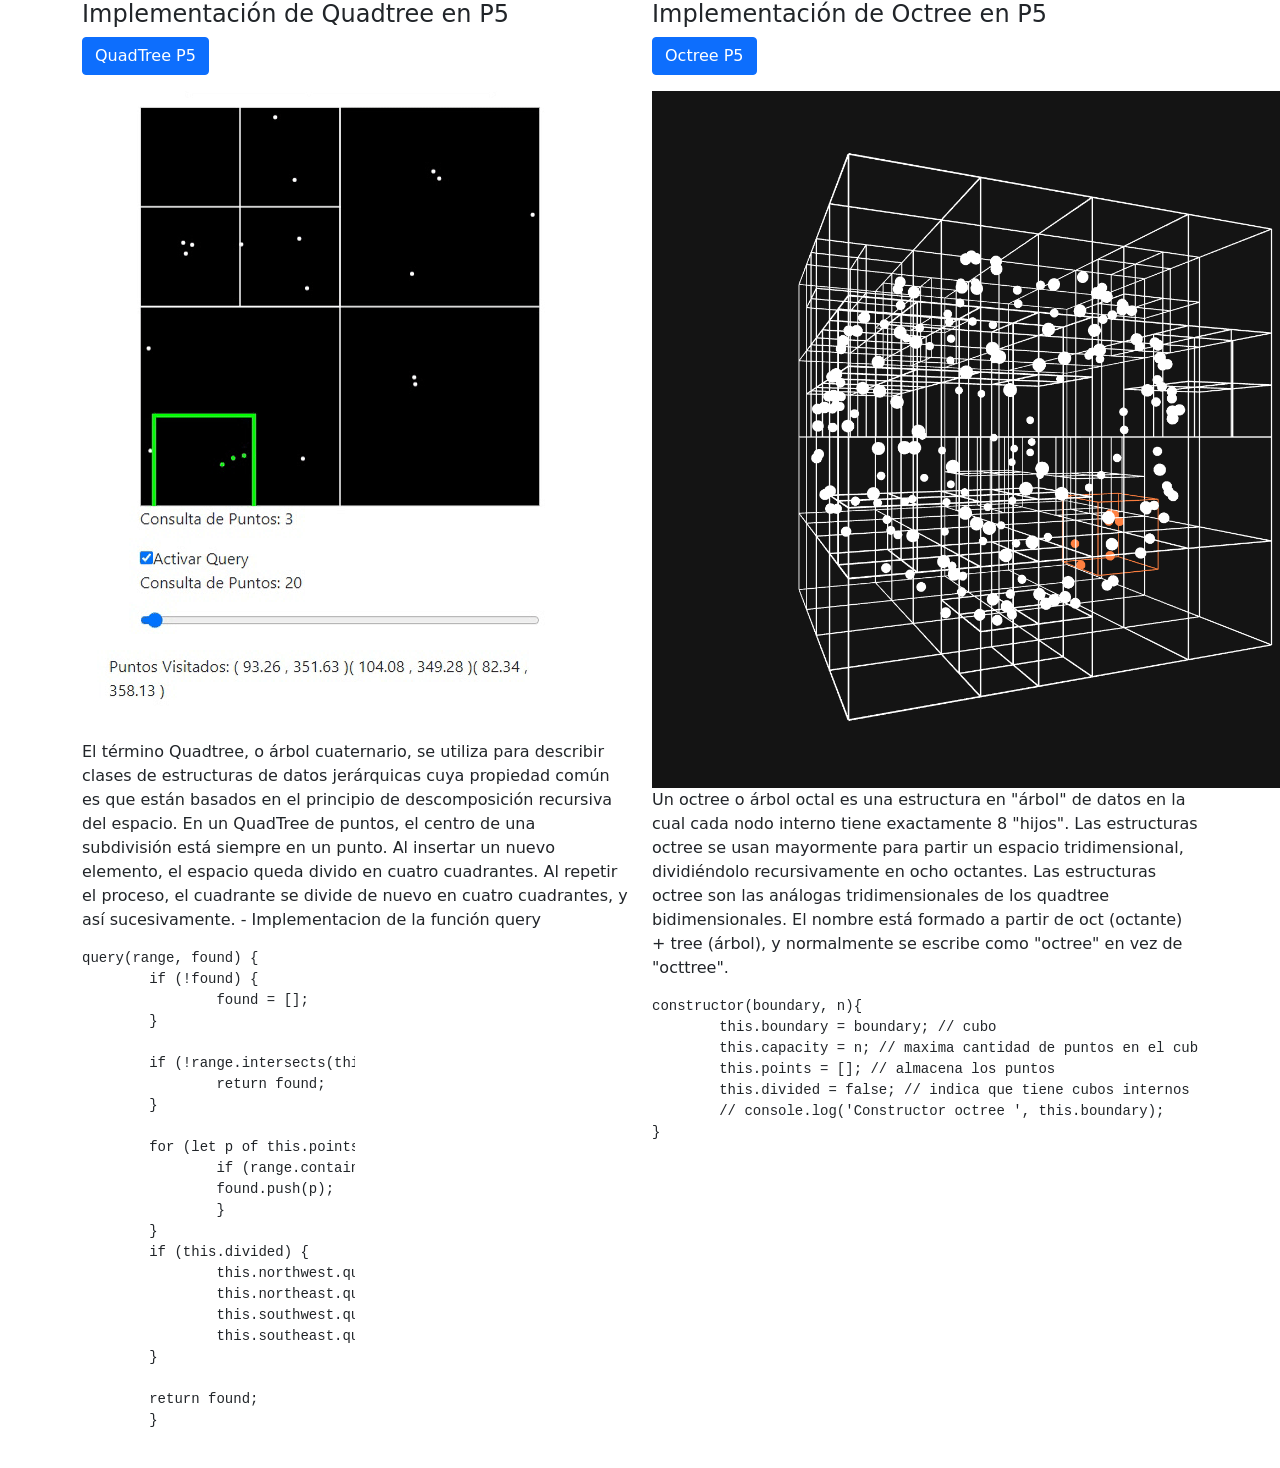
<file: index.html>
<html>

<head>
	<title> Estructura de Datos Espaciales </title>
	<script src="lib/bootstrap.min.js"> </script>
	<link rel="stylesheet" href="css/bootstrap.min.css">
</head>

<body>
	<div class="container">
		<div class="row justify-content-center">
			<div class="col-6">
				<div class="col-12">
					<h4>Implementación de Quadtree en P5</h4>
					<form action="quadtree/index.html">
						<input type="submit" class="btn btn-primary" value="QuadTree P5" />
					</form>
				</div>
				<img src="img/quadtree.gif" alt="this slowpoke moves" />

				<div class="class-12">
					<p>
						El término Quadtree, o árbol cuaternario, se utiliza para describir 
						clases de estructuras de datos jerárquicas cuya propiedad común es que 
						están basados en el principio de descomposición recursiva del espacio. 
						En un QuadTree de puntos, el centro de una subdivisión está siempre en un 
						punto. Al insertar un nuevo elemento, el espacio queda divido en cuatro
						 cuadrantes. Al repetir el proceso, el cuadrante se divide de nuevo en 
						 cuatro cuadrantes, y así sucesivamente.
						- Implementacion de la función query
					</p>
				</div>

				<div class="col-6">
					<pre>
query(range, found) {
	if (!found) {
		found = [];
	}      

	if (!range.intersects(this.boundary)) {
		return found;
	}

	for (let p of this.points) {
		if (range.contains(p)) {
		found.push(p);
		}
	}
	if (this.divided) {
		this.northwest.query(range, found);
		this.northeast.query(range, found);
		this.southwest.query(range, found);
		this.southeast.query(range, found);
	}

	return found;
	}
			  		</pre>
				</div>
				
			</div>


			<div class="col-6">
				<div class="col-12">
					<h4>Implementación de Octree en P5</h4>
					<form action="octree/octreep5/index.html">
						<input type="submit" class="btn btn-primary" value="Octree P5" />
					</form>

					<img src="img/octree.PNG" alt="this slowpoke moves" />
					
					<br>

					<div class="class-12">
						<p>
							Un octree o árbol octal es una estructura en "árbol" de datos en la cual 
							cada nodo interno tiene exactamente 8 "hijos". Las estructuras octree 
							se usan mayormente para partir un espacio tridimensional, dividiéndolo 
							recursivamente en ocho octantes. Las estructuras octree son las análogas 
							tridimensionales de los quadtree bidimensionales. El nombre está formado 
							a partir de oct (octante) + tree (árbol), y normalmente se escribe como 
							"octree" en vez de "octtree".
						</p>
					</div>

					<pre>
constructor(boundary, n){
	this.boundary = boundary; // cubo
	this.capacity = n; // maxima cantidad de puntos en el cubo
	this.points = []; // almacena los puntos
	this.divided = false; // indica que tiene cubos internos
	// console.log('Constructor octree ', this.boundary);
}  
					</pre>

					
				</div>
			</div>

		</div>
	</div>

</body>

<style>

</style>

</html>
</file>
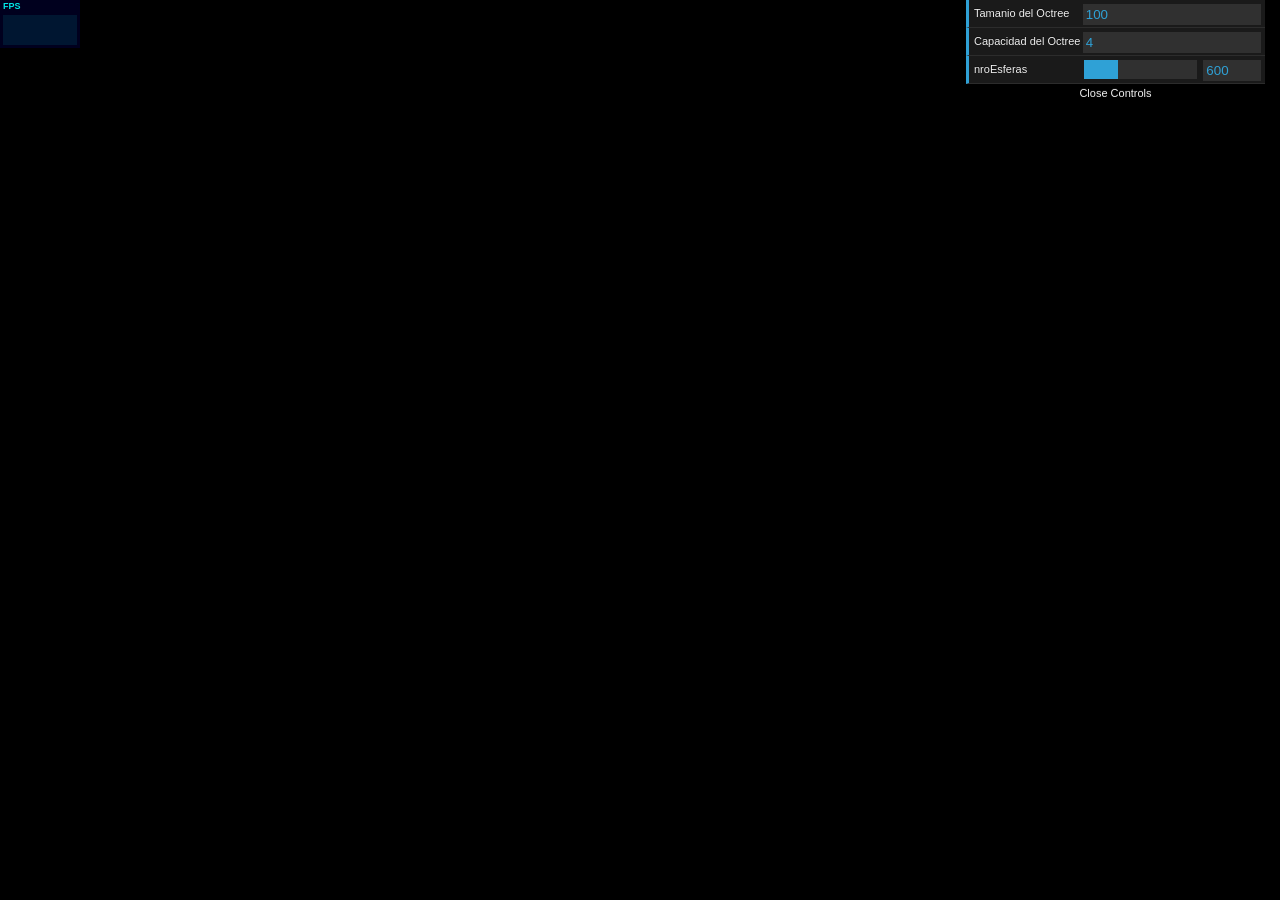
<file: collisionOctree/index.html>
<!DOCTYPE html>
<html>
	<head>
		<meta charset="utf-8">
		<title> Genial colisiones ayudados por un Octree!</title>
		<style>
body{ margin:0;}
		</style>
	</head>
	<body>
		<script src="js/three.js"></script>
		<script src="js/OrbitControls.js"></script>
		<script src="js/dat.gui.min.js"></script>
		<script src="js/stats.min.js"></script>
		<script src="Octree/octree.js"></script>
		<script type="text/javascript" src="js/example_v2.js"></script>
	</body>
</html>
</file>
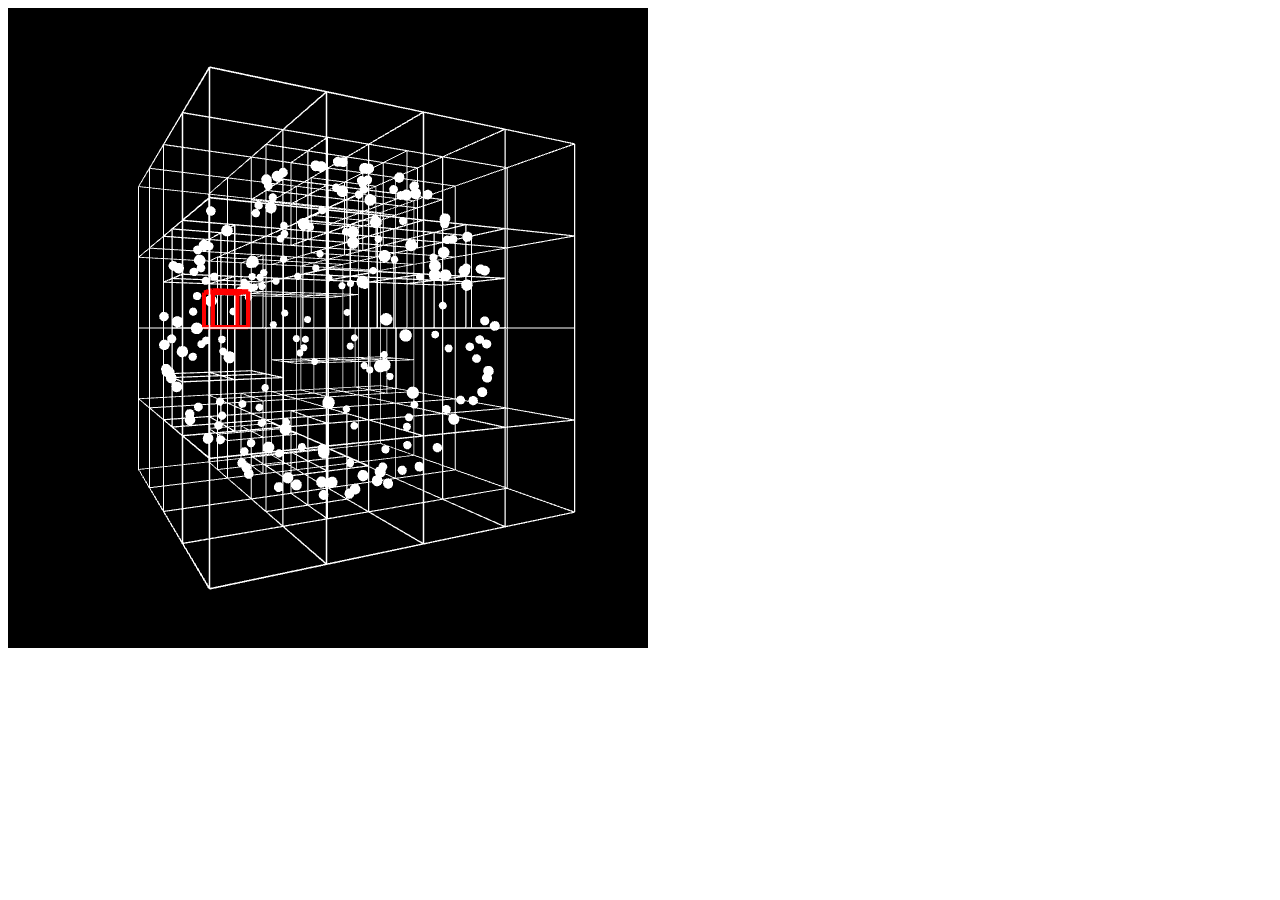
<file: octreep5/index.html>
<html>

<head>
	<title> OcTree </title>
	<script src="../lib/js/p5.min.js"> </script>
	<script src="js/octree.js"></script> 
	<script src="js/test.js"> </script>
	<script src="js/sketch.js"> </script>
</head>

<body>
</body>

</html>
</file>
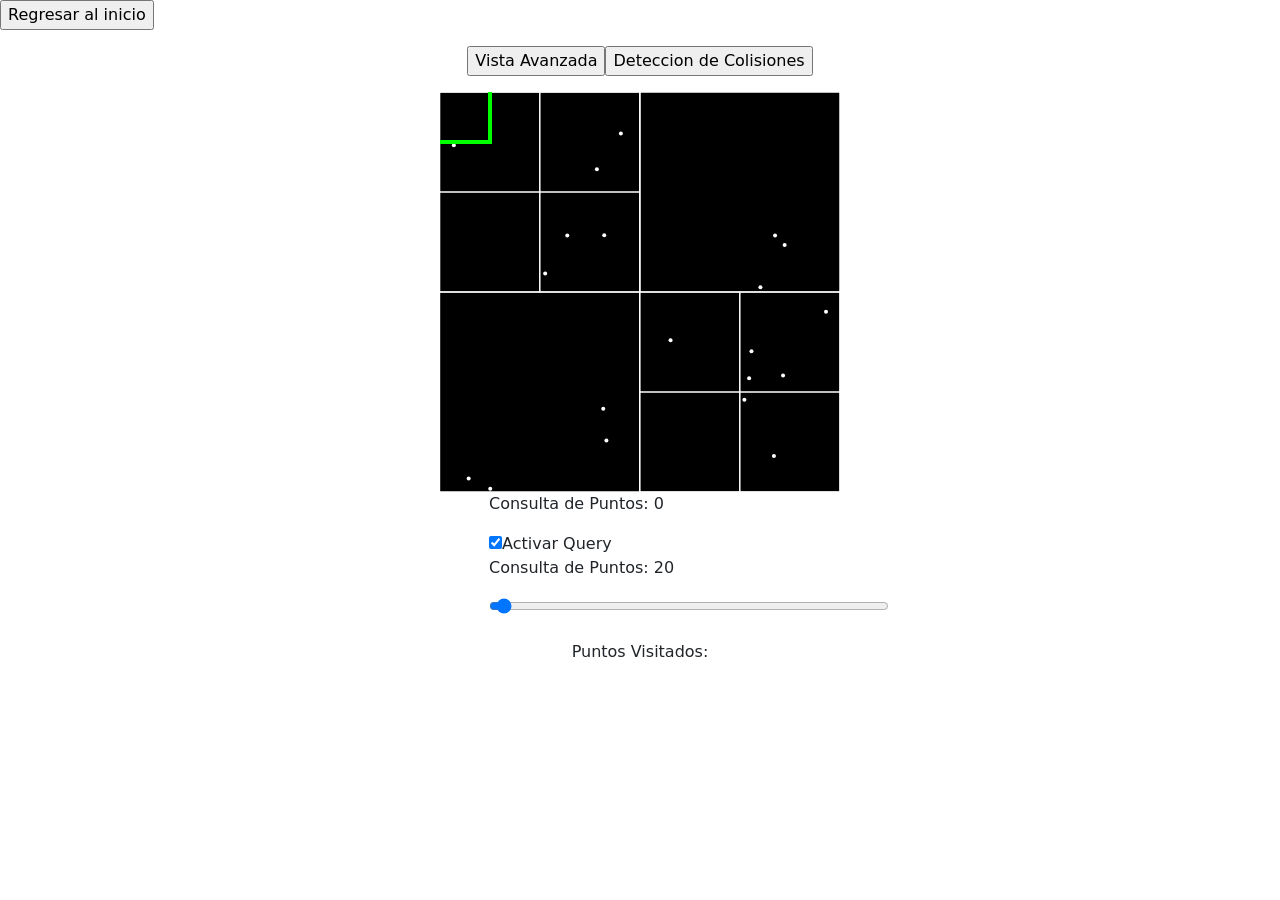
<file: quadtree/index.html>
<html>

<head>
	<title> QuadTree </title>
	<script src="../lib/bootstrap.min.js"> </script>
	<script src="../lib/p5.min.js"> </script>
	<script src="js/quadtree.js"></script>
	<script src="js/sketch.js"> </script>

	<link rel="stylesheet" href="../css/bootstrap.min.css">
</head>

<body>
	
	<form action="../index.html">
		<input type="submit" value="Regresar al inicio" />
	</form>			
		
	<div class="row justify-content-center">
		<div class="btn-group btn-group-toggle justify-content-center" data-toggle="buttons">
			<form action="visualizar_qtree/index.html">
				<input type="submit" value="Vista Avanzada" />
			</form>
			<form action="interseccion_qtree/index.html">
				<input type="submit" value="Deteccion de Colisiones" />
			</form>
		</div>
	</div>

	<div class="row justify-content-center">
		<div class="col-12">
			<div id="dibujo"></div>
		</div>
		<div class="col-3">
			<div id="menu"></div>
		</div>

	</div>

	<br/>

	<div class="row justify-content-center">
		<div class="col-3">
			<div id="puntos"></div>
		</div>
	</div>

	</div>
</body>

<style>
	#dibujo {
		display: table;
		margin: 0 auto;
	}

	#menu {
		display: table;
		margin: 0 auto;
	}

	#puntos {
		display: table;
		margin: 0 auto;
	}
</style>

</html>
</file>
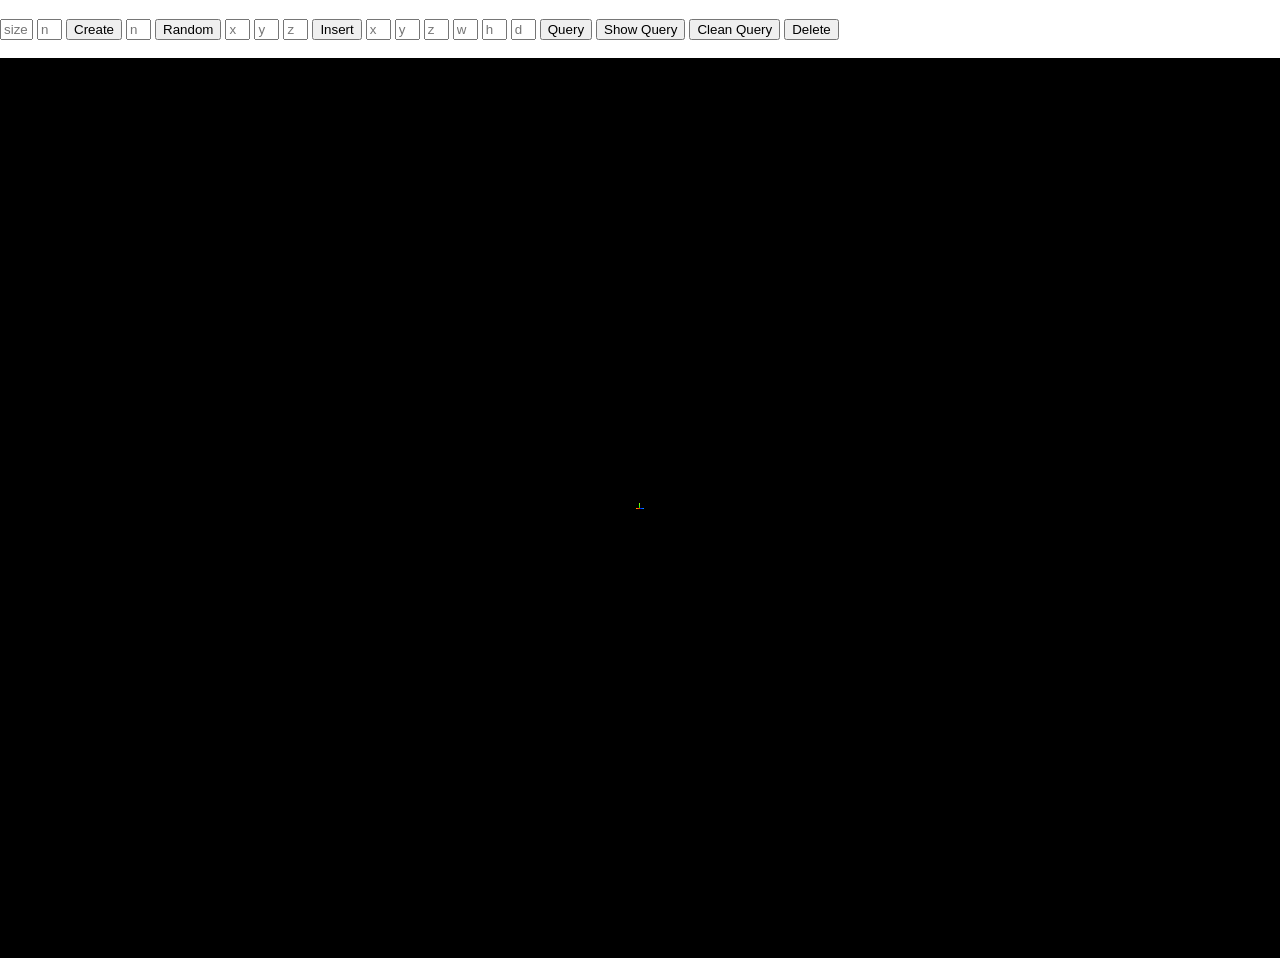
<file: collisionOctree/Octree/index.html>
<!DOCTYPE html>
<html lang="en">
    <head>
        <meta charset="UTF-8"/>
        <meta name="viewport" content="width=device-width,inicial-scale=1.0"/>
        <meta http-equiv="X-UA-Compatible" content="ie=edge"/>
        <title>Octree</title>
        <style>
            body {margin: 0}
            canvas {width:100%;height:100%;}
        </style>
    </head>

    <body>
        <h3></h3>

        <input type="text" id="M" placeholder="size" size="2">
        <input type="text" id="N1" placeholder="n" size="1">
        <button onclick="create()">Create</button>
        
        <input type="text" id="N2" placeholder="n" size="1">
        <button onclick="nrand()">Random</button>


        <input type="text" id="X" placeholder="x" size="1">
        <input type="text" id="Y" placeholder="y" size="1">
        <input type="text" id="Z" placeholder="z" size="1">
        
        <button onclick="insert()">Insert</button>
        

        <input type="text" id="CX" placeholder="x" size="1">
        <input type="text" id="CY" placeholder="y" size="1">
        <input type="text" id="CZ" placeholder="z" size="1">

        <input type="text" id="CW" placeholder="w" size="1">
        <input type="text" id="CH" placeholder="h" size="1">
        <input type="text" id="CD" placeholder="d" size="1">
        
        <button onclick="query()">Query</button>
        <button onclick="squery()">Show Query</button>
        <button onclick="dquery()">Clean Query</button>
        <button onclick="clean()">Delete</button>
        <h3></h3>

        <div id="found"></div> 

        <h3></h3>
        
        <script>

        function create(){
            var m = document.getElementById("M").value;
            var n = document.getElementById("N1").value;
            createOctree(m,n);
        }

        function insert() {
            var px = document.getElementById("X").value;
            var py = document.getElementById("Y").value;
            var pz = document.getElementById("Z").value;
            let point = new Point(px,py,pz);
            octree.insert(point);
        }
        
        function query(){
            dquery();
            var cx = document.getElementById("CX").value;
            var cy = document.getElementById("CY").value;
            var cz = document.getElementById("CZ").value;
            var cw = document.getElementById("CW").value;
            var ch = document.getElementById("CH").value;
            var cd = document.getElementById("CD").value;
            let box = new Box(cx,cy,cz,cw,ch,cd);
            let found = [];
            octree.query(box,found);
            document.getElementById("found").innerHTML = "Found points : " + found.length;
        }

        function squery(){
            dquery();
            var cx = document.getElementById("CX").value;
            var cy = document.getElementById("CY").value;
            var cz = document.getElementById("CZ").value;
            var cw = document.getElementById("CW").value;
            var ch = document.getElementById("CH").value;
            var cd = document.getElementById("CD").value;
            var geometry = new THREE.BoxGeometry(cw*2,ch*2,cd*2);
            var material = new THREE.MeshBasicMaterial( { color: 0x00ff00, opacity: alpha , transparent: false, } );
            material.color.set(this.color);
            var cube = new THREE.Mesh( geometry, material );
            cube.position.set(cx,cy,cz);
            q = cube;
            scene.add(q);
        }

        function dquery(){
            var cx = document.getElementById("CX").value;
            var cy = document.getElementById("CY").value;
            var cz = document.getElementById("CZ").value;
            var cw = document.getElementById("CW").value;
            var ch = document.getElementById("CH").value;
            var cd = document.getElementById("CD").value;
            let box = new Box(cx,cy,cz,cw,ch,cd);
            octree.cleanQuery(box);
            scene.remove(q);
            q = null;
        }

        function nrand(){
            var nr = document.getElementById("N2").value;
            var m = document.getElementById("M").value;
            rand(nr,m);
        }

        function clean(){
            scene = new THREE.Scene();
            scene.add( axisHelper );
        }

        </script>
        <script src="lib/three.js"></script>
        <script src="lib/OrbitControls.js"></script>
        <script src="octree.js"></script>
        <script src="main.js"></script>
    </body>
</html>
</file>
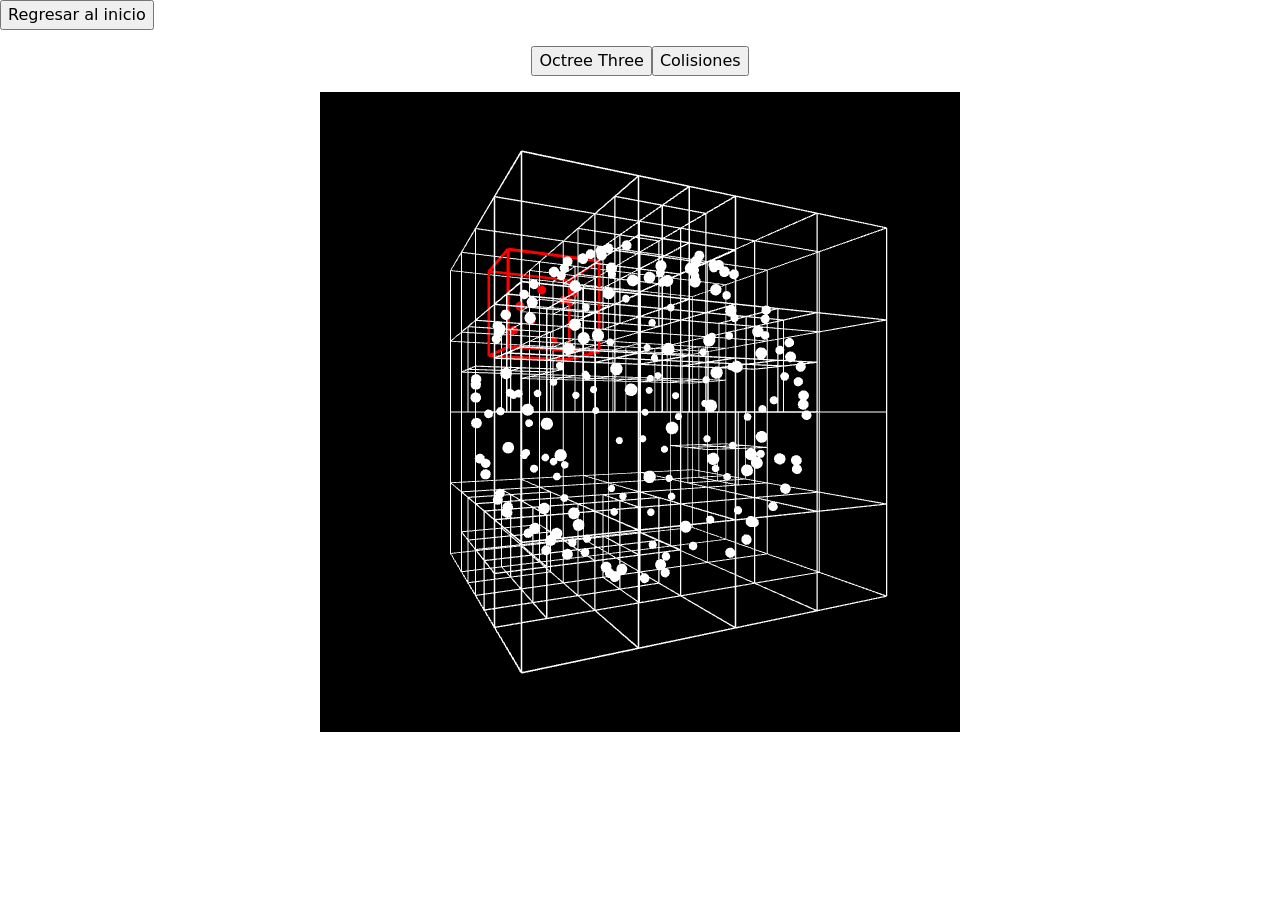
<file: octree/octreep5/index.html>
<html>

<head>
	<title> OcTree </title>
	<script src="../../lib/bootstrap.min.js"> </script>
	<script src="../../lib/p5.min.js"> </script>
	<script src="js/octree.js"></script> 
	<script src="js/sketch.js"> </script>

	<link rel="stylesheet" href="../../css/bootstrap.min.css">
</head>

<body>

	<form action="../../index.html">
		<input type="submit" value="Regresar al inicio" />
	</form>			

	<div class="row justify-content-center">
		<div class="btn-group btn-group-toggle justify-content-center" data-toggle="buttons">
			<form action="../index_octree_three.html">
				<input type="submit" value="Octree Three" />
			</form>
			<form action="../collisionOctree/lindex.html">
				<input type="submit" value="Colisiones" />
			</form>	
		</div>
	</div>
	<div class="row justify-content-center">
		<div class="col-12">
			<div id="dibujo"></div>
		</div>
	</div>
	
</body>

<style>
	#dibujo {
		display: table;
		margin: 0 auto;
	}
</style>

</html>
</file>
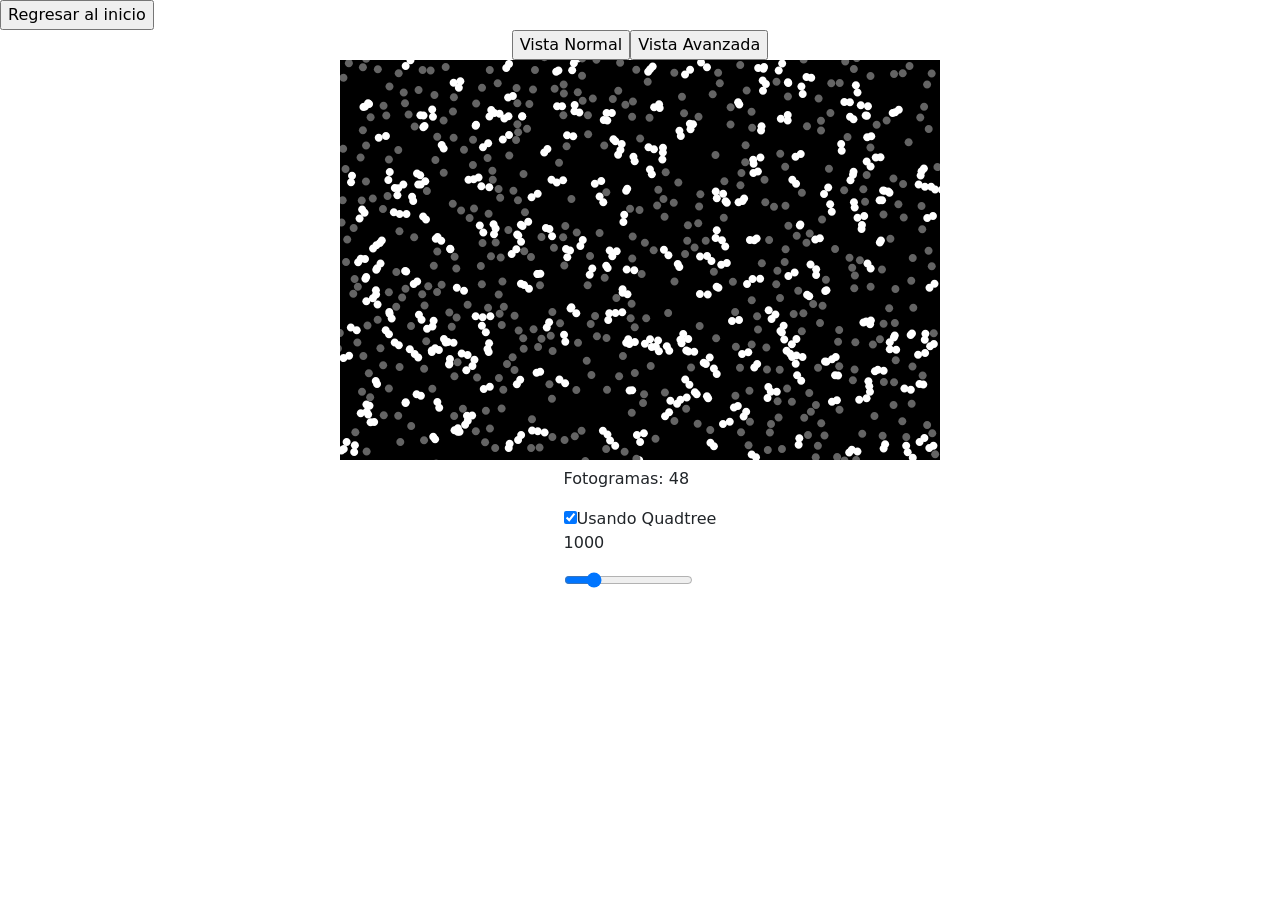
<file: quadtree/interseccion_qtree/index.html>
<!DOCTYPE html>
<html>

<head>
	<title>Colisiones Quadtree</title>
	<script src="../../lib/bootstrap.min.js"> </script>
	<script language="javascript" type="text/javascript" src="../../lib/p5.min.js"></script>
	<script language="javascript" type="text/javascript" src="quadtree.js"></script>
	<script language="javascript" type="text/javascript" src="particle.js"></script>
	<script language="javascript" type="text/javascript" src="sketch.js"></script>

	<link rel="stylesheet" href="../../css/bootstrap.min.css">

</head>

<body>

	<form action="../../index.html">
		<input type="submit" value="Regresar al inicio" />
	</form>

	<div class="row justify-content-center">
		<div class="btn-group btn-group-toggle justify-content-center" data-toggle="buttons">
			<form action="../index.html">
				<input type="submit" value="Vista Normal" />
			</form>
		
			<form action="../visualizar_qtree/index.html">
				<input type="submit" value="Vista Avanzada" />
			</form>
		</div>
	</div>

	<div class="row justify-content-center">
		<div class="col-12">
			<div id="dibujo"></div>
		</div>
		<div class="col-3">
			<div id="menu"></div>
		</div>
	</div>
</body>

<style>
	#dibujo {
		display: table;
		margin: 0 auto;
	}

	#menu {
		display: table;
		margin: 0 auto;
	}
</style>

</html>
</file>
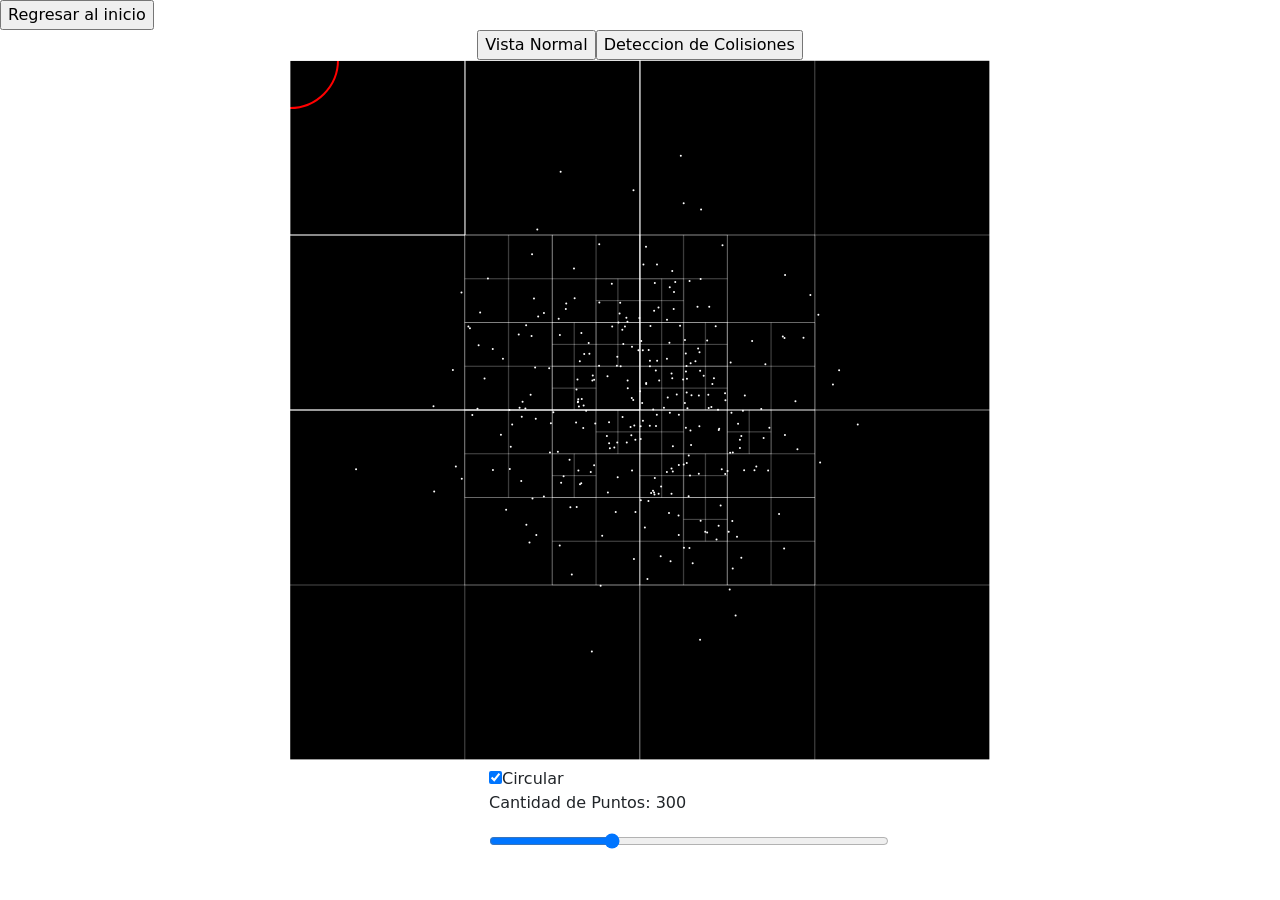
<file: quadtree/visualizar_qtree/index.html>
<!DOCTYPE html>
<html>

<head>
	<title>Vista Avanzada QuadTree</title>
	<script src="../../lib/bootstrap.min.js"> </script>
	<script src="../../lib/p5.min.js"></script>
	<script src="quadtree.js"></script>
	<script src="sketch.js"></script>

	<link rel="stylesheet" href="../../css/bootstrap.min.css">
</head>

<body>

	<form action="../../index.html">
		<input type="submit" value="Regresar al inicio" />
	</form>			

	<div class="row justify-content-center">
		<div class="btn-group btn-group-toggle justify-content-center" data-toggle="buttons">
			<form action="../index.html">
				<input type="submit" value="Vista Normal" />
			</form>
			<form action="../interseccion_qtree/index.html">
				<input type="submit" value="Deteccion de Colisiones" />
			</form>	
		</div>
	</div>
	
	<div class="row justify-content-center">
		<div class="col-12">
			<div id="dibujo"></div>
		</div>
		<div class="col-3">
			<div id="menu"></div>
		</div>
	</div>
	
</body>

<style>
	#dibujo {
		display: table;
		margin: 0 auto;
	}

	#menu {
		display: table;
		margin: 0 auto;
	}
</style>

</html>
</file>
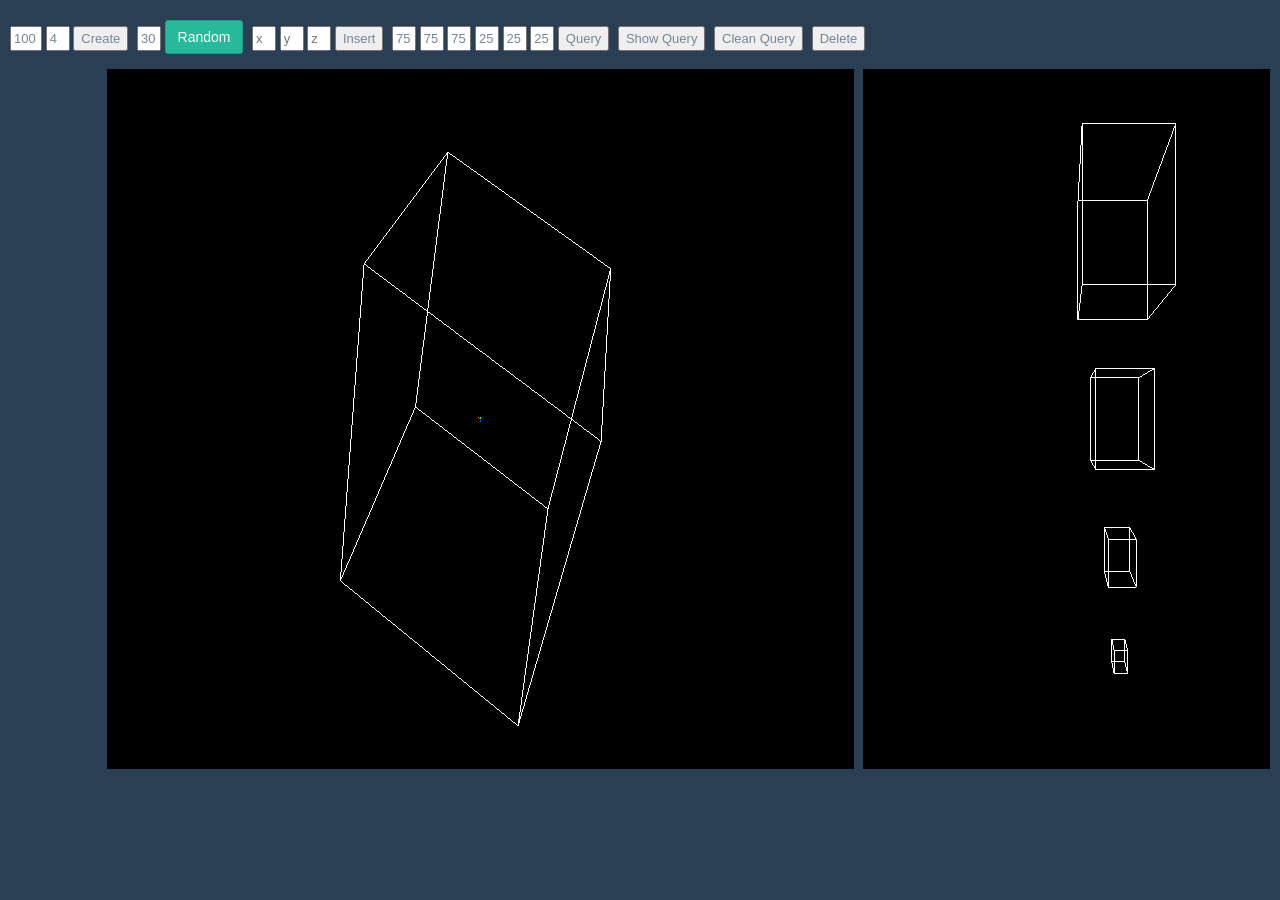
<file: index_octree_three.html>
<!DOCTYPE html>
<html lang="en">
    <head>
        <meta charset="UTF-8"/>
        <meta name="viewport" content="width=device-width,inicial-scale=1.0"/>
        <meta http-equiv="X-UA-Compatible" content="ie=edge"/>
        <title>Octree</title>
        <style>
            body {margin: 0}
            canvas {width:100%;height:100%;}
        </style>
        
        <!--<link href="https://maxcdn.bootstrapcdn.com/bootstrap/3.3.5/css/bootstrap.min.css" rel="stylesheet">-->
        <link href="lib_octree_three/bootstrap.min.css" rel="stylesheet">
        <link href="lib_octree_three/custom.min.css" rel="stylesheet">
    </head>

    
    
    <body class="nav-md">
        <div class="container body">
        <div class="main_container">
            
            
        <div class="col-md-12 col-sm-12 col-xs-12 center">
            <h3></h3>

            <input type="text" id="M" value="100" placeholder="size" size="2">
            <input type="text" id="N1" value="4" placeholder="n" size="1">
            <button onclick="create()">Create</button>

            <input type="text" id="N2" value="30" placeholder="n" size="1">
            <button onclick="nrand()" class="btn btn-success" >Random</button>


            <input type="text" id="X" placeholder="x" size="1">
            <input type="text" id="Y" placeholder="y" size="1">
            <input type="text" id="Z" placeholder="z" size="1">

            <button onclick="insert()">Insert</button>


            <input type="text" id="CX" placeholder="x" size="1" value="75">
            <input type="text" id="CY" placeholder="y" size="1" value="75">
            <input type="text" id="CZ" placeholder="z" size="1" value="75">

            <input type="text" id="CW" placeholder="w" size="1" value="25">
            <input type="text" id="CH" placeholder="h" size="1" value="25">
            <input type="text" id="CD" placeholder="d" size="1" value="25">

            <button onclick="query()">Query</button>
            <button onclick="squery()">Show Query</button>
            <button onclick="dquery()">Clean Query</button>
            <button onclick="clean()">Delete</button>
            <h3></h3>
        </div>
        
        <div id="found"></div> 
        
        <h3></h3>
        

        
        <div class="col-md-1 col-sm-1 col-xs-12" style="padding-right: 0px;">
            <div id="codigo_puntos"></div>
        </div>
        
        <div class="col-md-7 col-sm-7 col-xs-12" style="padding-left: 0px; padding-right: 0px;">
            <div class="form-group" id="panel_octree">
                <!--<div class="container-fluid h-100">
                <div class="row justify-content-center h-100">-->
                        
                    
                <div id="canvas_panel"></div>
                <script>

                    function create(){
                        var m = document.getElementById("M").value;
                        var n = document.getElementById("N1").value;
                        createOctree(m,n);
                    }

                    function insert() {
                        var px = document.getElementById("X").value;
                        var py = document.getElementById("Y").value;
                        var pz = document.getElementById("Z").value;
                        let point = new Point(px,py,pz);
                        octree.insert(point);
                    }

                    function query(){
                        dquery();
                        var cx = document.getElementById("CX").value;
                        var cy = document.getElementById("CY").value;
                        var cz = document.getElementById("CZ").value;
                        var cw = document.getElementById("CW").value;
                        var ch = document.getElementById("CH").value;
                        var cd = document.getElementById("CD").value;
                        let box = new Box(cx,cy,cz,cw,ch,cd);
                        let found = [];
                        octree.query(box,found);
                        document.getElementById("found").innerHTML = "Found points : " + found.length;
                    }

                    function squery(){
                        dquery();
                        var cx = document.getElementById("CX").value;
                        var cy = document.getElementById("CY").value;
                        var cz = document.getElementById("CZ").value;
                        var cw = document.getElementById("CW").value;
                        var ch = document.getElementById("CH").value;
                        var cd = document.getElementById("CD").value;
                        var geometry = new THREE.BoxGeometry(cw*2,ch*2,cd*2);
                        var material = new THREE.MeshBasicMaterial( { color: /*0x00ff00*/"white", opacity: alpha , transparent: true, } );
                        material.color.set(this.color);
                        var cube = new THREE.Mesh( geometry, material );
                        cube.position.set(cx,cy,cz);
                        q = cube;
                        scene.add(q);
                        //*** Trasladar Puntos al Centro
                        geometry.translate( -50, -50, -50);
                    }

                    function dquery(){
                        var cx = document.getElementById("CX").value;
                        var cy = document.getElementById("CY").value;
                        var cz = document.getElementById("CZ").value;
                        var cw = document.getElementById("CW").value;
                        var ch = document.getElementById("CH").value;
                        var cd = document.getElementById("CD").value;
                        let box = new Box(cx,cy,cz,cw,ch,cd);
                        octree.cleanQuery(box);
                        scene.remove(q);
                        q = null;
                    }

                    function nrand(){
                        var nr = document.getElementById("N2").value;
                        var m = document.getElementById("M").value;
                        rand(nr,m);
                    }

                    function clean(){
                        scene = new THREE.Scene();
                        scene.add( axisHelper );
                    }

                </script>

                <script src="lib_octree_three/three.js"></script>
                <script src="lib_octree_three/OrbitControls.js"></script>
                <script src="lib_octree_three/octree.js?1.0.0.1"></script>
                <script src="lib_octree_three/main.js?1.0.0.1"></script>
                
                <script>
                    
                    create();
                    
                </script>
                
                <!--</div>
                </div>-->
            </div>
        </div>
        
        <div class="col-md-4 col-sm-4 col-xs-12" >
            <div class="form-group" id="panel_partes">
                    
                    <div id="canvas_partes"></div>
                    <script>
			const scene_x = new THREE.Scene();
			const camera_x = new THREE.PerspectiveCamera( 75, 1, 0.1, 1000 );
                        
                        var canvas_x = document.querySelector('#canvas_partes');
                        var renderer_x = new THREE.WebGLRenderer();
                        canvas_x.appendChild( renderer_x.domElement );

			//const renderer_x = new THREE.WebGLRenderer();
			//renderer_x.setSize( window.innerWidth, window.innerHeight );
                        renderer_x.setSize(document.getElementById("panel_partes").clientWidth, 700);
			//document.body.appendChild( renderer_x.domElement );

			const geometry_x = new THREE.BoxGeometry();
                        /*const geometry_x = new THREE.Geometry();
                            geometry_x.vertices.push(
                              new THREE.Vector3(-1, -1,  1),  // 0
                              new THREE.Vector3( 1, -1,  1),  // 1
                              new THREE.Vector3(-1,  1,  1),  // 2
                              new THREE.Vector3( 1,  1,  1),  // 3
                              new THREE.Vector3(-1, -1, -1),  // 4
                              new THREE.Vector3( 1, -1, -1),  // 5
                              new THREE.Vector3(-1,  1, -1),  // 6
                              new THREE.Vector3( 1,  1, -1),  // 7
                            );*/
			const material_x = new THREE.MeshBasicMaterial( { color: 0x00ff00 } );
                        
                        //*** CUBRE 1
			/*const cube1 = new THREE.Mesh( geometry_x, material_x );
                        cube1.scale.x = 1.5; // SCALE
                        cube1.scale.y = 1.5; // SCALE
                        cube1.scale.z = 1.5; // SCALE
                        cube1.position.y = 2.0;
			scene_x.add(cube1);
                        //*** CUBRE 2
			const cube2 = new THREE.Mesh( geometry_x, material_x );
                        cube2.scale.x = 1.0; // SCALE
                        cube2.scale.y = 1.0; // SCALE
                        cube2.scale.z = 1.0; // SCALE
                        cube2.position.y = 0.0;
			scene_x.add(cube2);
                        //*** CUBRE 3
			const cube3 = new THREE.Mesh( geometry_x, material_x );
                        cube3.scale.x = 0.5; // SCALE
                        cube3.scale.y = 0.5; // SCALE
                        cube3.scale.z = 0.5; // SCALE
                        cube3.position.y = -1.5;
			scene_x.add(cube3);*/
                        
                        
                        //*** LINEAS
                        const geom = new THREE.BoxBufferGeometry( 1, 1, 1, 1);//BoxBufferGeometry,BoxGeometry
                        const edges = new THREE.EdgesGeometry( geom );
                        const mate = new THREE.MeshBasicMaterial( { color: 0xffffff } );
                        
                        //*** LINEAS 1
                        const line1 = new THREE.LineSegments( edges, mate );
                        line1.scale.x = 1.5; // SCALE
                        line1.scale.y = 1.5; // SCALE
                        line1.scale.z = 1.5; // SCALE
                        line1.position.x = 1.0;
                        line1.position.y = 2.0;
                        scene_x.add(line1);
                        
                        //*** LINEAS 2
                        const line2 = new THREE.LineSegments( edges, mate );
                        line2.scale.x = 1.0; // SCALE
                        line2.scale.y = 1.0; // SCALE
                        line2.scale.z = 1.0; // SCALE
                        line2.position.x = 1.0;
                        line2.position.y = 0.0;
                        scene_x.add(line2);
                        
                        //*** LINEAS 3
                        const line3 = new THREE.LineSegments( edges, mate );
                        line3.scale.x = 0.5; // SCALE
                        line3.scale.y = 0.5; // SCALE
                        line3.scale.z = 0.5; // SCALE
                        line3.position.x = 1.0;
                        line3.position.y = -1.5;
                        scene_x.add(line3);
                        
                        //*** LINEAS 3
                        const line4 = new THREE.LineSegments( edges, mate );
                        line4.scale.x = 0.25; // SCALE
                        line4.scale.y = 0.25; // SCALE
                        line4.scale.z = 0.25; // SCALE
                        line4.position.x = 1.0;
                        line4.position.y = -2.6;
                        scene_x.add(line4);
                        
                        
                        //var text = new THREE.MeshText2D("RIGHT", { font: '30px Arial', fillStyle: '#FF6666', antialias: true });
                        //var sprite = new THREE.SpriteText2D("SPRITE", { font: '40px Arial', fillStyle: '#FF6666', antialias: false })
                        
                        
                        /*let sprite = new THREE.TextSprite({
                            text: 'Hello World!',
                            fontFamily: 'Arial, Helvetica, sans-serif',
                            fontSize: 12,
                            color: '#ffbbff'
                          });
                          scene_x.add(sprite);*/
                          
                          
                        /*var textShapes = THREE.FontUtils.generateShapes("HELLO",{
                            text: 'Hello World!',
                            fontFamily: 'Arial, Helvetica, sans-serif',
                            fontSize: 12,
                            color: '#ffbbff'
                          });
                        var text = new THREE.ShapeGeometry( textShapes );
                        var textMesh = new THREE.Mesh( text, new THREE.MeshBasicMaterial( { color: 0xff0000 } ) ) ;
                        textMesh.position.z = -150;
                        scene_x.add(textMesh);*/
    
                        /*
                        var loader = new THREE.FontLoader();
                        loader.load( 'Helvetica', function ( font ) {   
                            var textPositions = [[1, 1, 1],
                                                 [2, 2, 2]];
                            var textMessages = ['Text 1', 'Text 2'];
                            var textSizes = [0.1, 0.2];
                            var textName = ['text1', 'text2'];
                            var textsNumber = textPositions.length;     
                            for (var i = 0; i < textsNumber; i++) {
                                var textsShapes = font.generateShapes( textMessages[i], textSizes[i] );
                                var textsGeometry = new THREE.ShapeBufferGeometry( textsShapes );    
                                var textsMaterial = new THREE.MeshBasicMaterial({color: 0xeeeeee});

                                var text = new THREE.Mesh(textsGeometry, textsMaterial);
                                text.position.set(textPositions[i][0], textPositions[i][1], textPositions[i][2]);
                                text.name = textName[i]; 

                                scene_x.add(text);
                            }

                        }); */
    
                                        
                        /*const texture_s = new THREE.Texture(canvas_x);
                        texture_s.needsUpdate = true;
                        const material_s = new THREE.MeshBasicMaterial({
                                map : texture_s
                        });
                        //const mesh_s = new THREE.Mesh(new THREE.PlaneGeometry(10, 10, 10, 10), material_s);
                        const mesh_s = new THREE.Mesh("RIGHT", { font: '30px Arial', fillStyle: '#FF6666', antialias: true });
                        mesh_s.overdraw = true;
                        // mesh.doubleSided = true;
                        mesh_z.position.z = -150;
                        scene_x.add(mesh_s);*/
 
 
                         
                        var text_1;
                        var loader_1 = new THREE.FontLoader();
                        loader_1.load('https://threejs.org/examples/fonts/helvetiker_regular.typeface.json',function (font){
                           var message = "";
                           var matLite = new THREE.MeshBasicMaterial({
                            color: 'white',
                            transparent: true,
                            //opacity: 0.8,
                            size: 10,
                            side: THREE.DoubleSide
                           });
                           var shapes = font.generateShapes(message,20);
                           var geometry = new THREE.ShapeBufferGeometry(shapes)
                                                   .translate( -300, 200, 0);
                           text_1 = new THREE.Mesh( geometry, matLite );
                           text_1.position.z = -450;
                           
                        });
                        scene_x.add(text_1);
                        
                        var text_2;
                        var loader_2 = new THREE.FontLoader();
                        loader_2.load('https://threejs.org/examples/fonts/helvetiker_regular.typeface.json',function (font){
                           var message = "";
                           var matLite = new THREE.MeshBasicMaterial({
                            color: 'white',
                            transparent: true,
                            //opacity: 0.8,
                            size: 10,
                            side: THREE.DoubleSide
                           });
                           var shapes = font.generateShapes(message,20);
                           var geometry = new THREE.ShapeBufferGeometry(shapes)
                                                   .translate( -300, 0, 0);
                           text_2 = new THREE.Mesh( geometry, matLite );
                           text_2.position.z = -450;
                        });
                        scene_x.add(text_2);
                        
                        var text_3;
                        var loader_3 = new THREE.FontLoader();
                        loader_3.load('https://threejs.org/examples/fonts/helvetiker_regular.typeface.json',function (font){
                           var message = "text 3";
                           var matLite = new THREE.MeshBasicMaterial({
                            color: 'white',
                            transparent: true,
                            //opacity: 0.8,
                            size: 10,
                            side: THREE.DoubleSide
                           });
                           var shapes = font.generateShapes(message,20);
                           var geometry = new THREE.ShapeBufferGeometry(shapes)
                                                   .translate( -300, -150, 0);
                           text_3 = new THREE.Mesh( geometry, matLite );
                           text_3.position.z = -450;
                        });
                        scene_x.add(text_3);
                        
                        
                        var text_4;
                        var loader_4 = new THREE.FontLoader();
                        loader_4.load('https://threejs.org/examples/fonts/helvetiker_regular.typeface.json',function (font){
                           var message = "text 4";
                           var matLite = new THREE.MeshBasicMaterial({
                            color: 'white',
                            transparent: true,
                            //opacity: 0.8,
                            size: 10,
                            side: THREE.DoubleSide
                           });
                           var shapes = font.generateShapes(message,20);
                           var geometry = new THREE.ShapeBufferGeometry(shapes)
                                                   .translate( -300, -250, 0);
                           text_4 = new THREE.Mesh( geometry, matLite );
                           text_4.position.z = -450;
                        });
                        scene_x.add(text_4);
                        
                        /*var loader_zz = new THREE.FontLoader();
                        var geometry_z;
                        loader_zz.load( 'https://threejs.org/examples/fonts/helvetiker_regular.typeface.json', 
                            // Crea texto en 3D después de cargar la fuente
                            function (font){

                                geometry_z = new THREE.TextGeometry( 'Hello three.js!', {
                                    font: font,
                                    color: 'white',
                                    size: 10,
                                    height: 5,
                                    curveSegments: 12,
                                    bevelEnabled: true,
                                    bevelThickness: 10,
                                    bevelSize: 8,
                                    bevelSegments: 5,
                                    side: THREE.DoubleSide
                                } );
                                // Crear material vectorial normal
                                var meshMaterial = new THREE.MeshNormalMaterial({
                                    color: 'white',
                                    //flatShading: THREE.FlatShading,
                                    transparent: true,
                                    opacity: 0.9
                            });
                                var mesh_z = new THREE.Mesh(geometry_z, meshMaterial);
                                //mesh_z.position.set(0, 0, 0);
                                mesh_z.position.z = -150;
                                mesh_z.position.x = 0;
                                mesh_z.position.y = 0;
                                scene_x.add(mesh_z);
                            }
                         );*/
 
                        
                        
                        //*** CAMARA
			camera_x.position.z = 5;
                        
                        var opc_1 = false, opc_2 = false, opc_3 = false, opc_4 = false;
			const animate_x = function () {
				requestAnimationFrame( animate_x );
                                //*** CUBE 1
				/*cube1.rotation.x += 0.01;
				cube1.rotation.y += 0.01;
                                //*** CUBE 2
				cube2.rotation.x += 0.01;
				cube2.rotation.y += 0.01;
                                //*** CUBE 3
				cube3.rotation.x += 0.01;
				cube3.rotation.y += 0.01;*/
        
                                //*** LINE 1
                                if(opc_1 == true){
                                    line1.rotation.x += 0.01;
                                    line1.rotation.y += 0.01;
                                }
                                //*** LINE 2
                                if(opc_2 == true){
                                    line2.rotation.x += 0.01;
                                    line2.rotation.y += 0.01;
                                }
                                //*** LINE 3
                                if(opc_3 == true){
                                    line3.rotation.x += 0.01;
                                    line3.rotation.y += 0.01;
                                }
                                //*** LINE 4
                                if(opc_4 == true){
                                    line4.rotation.x += 0.01;
                                    line4.rotation.y += 0.01;
                                }
                                
				renderer_x.render( scene_x, camera_x );
			};
                        
                        scene_x.remove(text_1);
                        scene_x.remove(text_2);
                        scene_x.remove(text_3);
                        scene_x.remove(text_4);
			animate_x();
		</script>
                
                <!--<script src="lib/octree_partes.js"></script>-->
            </div>    
        </div>    
        
        
        </div>
        </div>
        
        
        <script src="lib_octree_three/jquery.min.js"></script>
        <script src="lib_octree_three/home.js"></script>
        <script src="lib_octree_three/bootstrap.min.js"></script>
        <script src="lib_octree_three/custom.min.js"></script>
    </body>
</html>
</file>
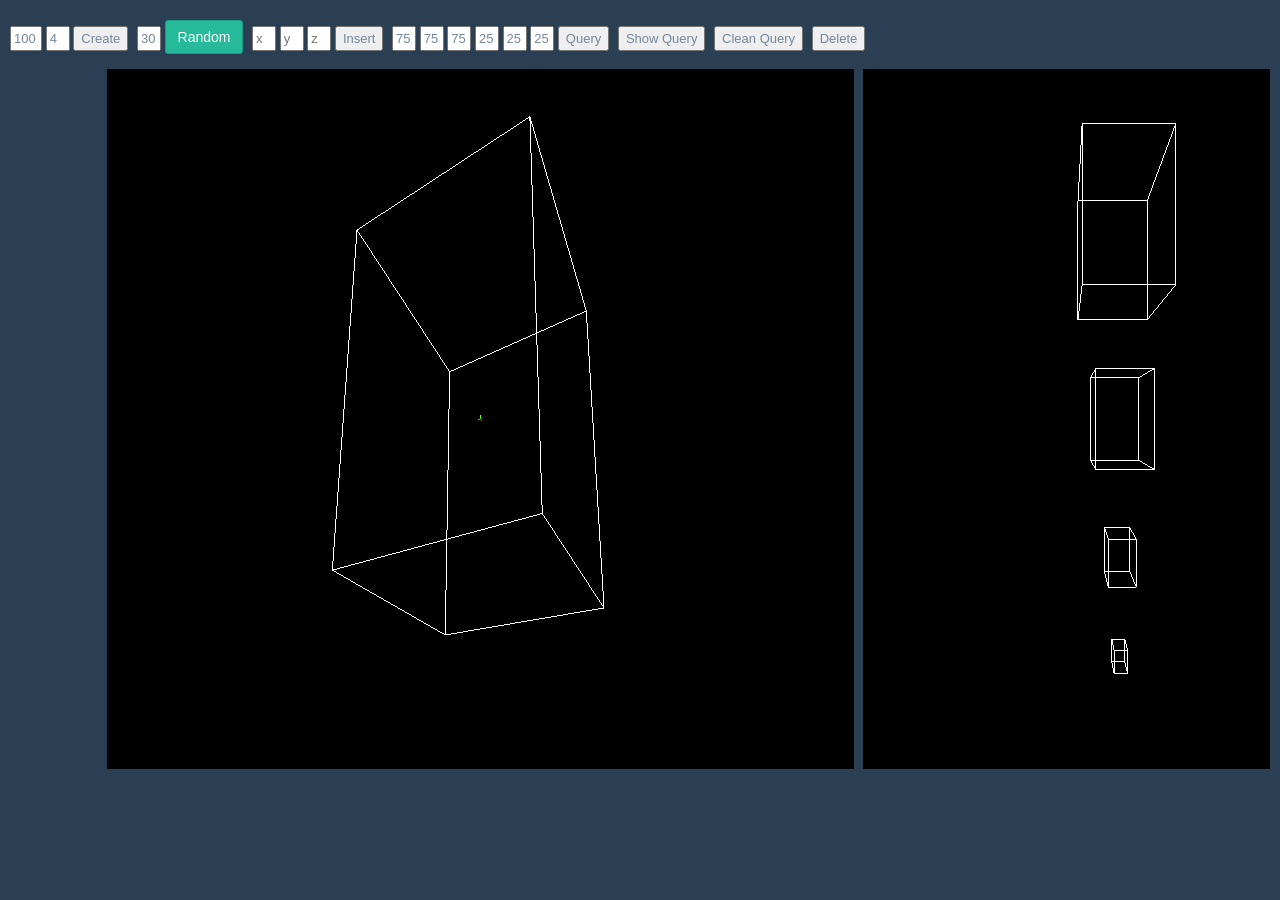
<file: index_octree_tree.html>
<!DOCTYPE html>
<html lang="en">
    <head>
        <meta charset="UTF-8"/>
        <meta name="viewport" content="width=device-width,inicial-scale=1.0"/>
        <meta http-equiv="X-UA-Compatible" content="ie=edge"/>
        <title>Octree</title>
        <style>
            body {margin: 0}
            canvas {width:100%;height:100%;}
        </style>
        
        <!--<link href="https://maxcdn.bootstrapcdn.com/bootstrap/3.3.5/css/bootstrap.min.css" rel="stylesheet">-->
        <link href="lib_octree_tree/bootstrap.min.css" rel="stylesheet">
        <link href="lib_octree_tree/custom.min.css" rel="stylesheet">
    </head>

    
    
    <body class="nav-md">
        <div class="container body">
        <div class="main_container">
            
            
        <div class="col-md-12 col-sm-12 col-xs-12 center">
            <h3></h3>

            <input type="text" id="M" value="100" placeholder="size" size="2">
            <input type="text" id="N1" value="4" placeholder="n" size="1">
            <button onclick="create()">Create</button>

            <input type="text" id="N2" value="30" placeholder="n" size="1">
            <button onclick="nrand()" class="btn btn-success" >Random</button>


            <input type="text" id="X" placeholder="x" size="1">
            <input type="text" id="Y" placeholder="y" size="1">
            <input type="text" id="Z" placeholder="z" size="1">

            <button onclick="insert()">Insert</button>


            <input type="text" id="CX" placeholder="x" size="1" value="75">
            <input type="text" id="CY" placeholder="y" size="1" value="75">
            <input type="text" id="CZ" placeholder="z" size="1" value="75">

            <input type="text" id="CW" placeholder="w" size="1" value="25">
            <input type="text" id="CH" placeholder="h" size="1" value="25">
            <input type="text" id="CD" placeholder="d" size="1" value="25">

            <button onclick="query()">Query</button>
            <button onclick="squery()">Show Query</button>
            <button onclick="dquery()">Clean Query</button>
            <button onclick="clean()">Delete</button>
            <h3></h3>
        </div>
        
        <div id="found"></div> 
        
        <h3></h3>
        

        
        <div class="col-md-1 col-sm-1 col-xs-12" style="padding-right: 0px;">
            <div id="codigo_puntos"></div>
        </div>
        
        <div class="col-md-7 col-sm-7 col-xs-12" style="padding-left: 0px; padding-right: 0px;">
            <div class="form-group" id="panel_octree">
                <!--<div class="container-fluid h-100">
                <div class="row justify-content-center h-100">-->
                        
                    
                <div id="canvas_panel"></div>
                <script>

                    function create(){
                        var m = document.getElementById("M").value;
                        var n = document.getElementById("N1").value;
                        createOctree(m,n);
                    }

                    function insert() {
                        var px = document.getElementById("X").value;
                        var py = document.getElementById("Y").value;
                        var pz = document.getElementById("Z").value;
                        let point = new Point(px,py,pz);
                        octree.insert(point);
                    }

                    function query(){
                        dquery();
                        var cx = document.getElementById("CX").value;
                        var cy = document.getElementById("CY").value;
                        var cz = document.getElementById("CZ").value;
                        var cw = document.getElementById("CW").value;
                        var ch = document.getElementById("CH").value;
                        var cd = document.getElementById("CD").value;
                        let box = new Box(cx,cy,cz,cw,ch,cd);
                        let found = [];
                        octree.query(box,found);
                        document.getElementById("found").innerHTML = "Found points : " + found.length;
                    }

                    function squery(){
                        dquery();
                        var cx = document.getElementById("CX").value;
                        var cy = document.getElementById("CY").value;
                        var cz = document.getElementById("CZ").value;
                        var cw = document.getElementById("CW").value;
                        var ch = document.getElementById("CH").value;
                        var cd = document.getElementById("CD").value;
                        var geometry = new THREE.BoxGeometry(cw*2,ch*2,cd*2);
                        var material = new THREE.MeshBasicMaterial( { color: /*0x00ff00*/"white", opacity: alpha , transparent: true, } );
                        material.color.set(this.color);
                        var cube = new THREE.Mesh( geometry, material );
                        cube.position.set(cx,cy,cz);
                        q = cube;
                        scene.add(q);
                        //*** Trasladar Puntos al Centro
                        geometry.translate( -50, -50, -50);
                    }

                    function dquery(){
                        var cx = document.getElementById("CX").value;
                        var cy = document.getElementById("CY").value;
                        var cz = document.getElementById("CZ").value;
                        var cw = document.getElementById("CW").value;
                        var ch = document.getElementById("CH").value;
                        var cd = document.getElementById("CD").value;
                        let box = new Box(cx,cy,cz,cw,ch,cd);
                        octree.cleanQuery(box);
                        scene.remove(q);
                        q = null;
                    }

                    function nrand(){
                        var nr = document.getElementById("N2").value;
                        var m = document.getElementById("M").value;
                        rand(nr,m);
                    }

                    function clean(){
                        scene = new THREE.Scene();
                        scene.add( axisHelper );
                    }

                </script>

                <script src="lib_octree_tree/three.js"></script>
                <script src="lib_octree_tree/OrbitControls.js"></script>
                <script src="lib_octree_tree/octree.js?1.0.0.1"></script>
                <script src="lib_octree_tree/main.js?1.0.0.1"></script>
                
                <script>
                    
                    create();
                    
                </script>
                
                <!--</div>
                </div>-->
            </div>
        </div>
        
        <div class="col-md-4 col-sm-4 col-xs-12" >
            <div class="form-group" id="panel_partes">
                    
                    <div id="canvas_partes"></div>
                    <script>
			const scene_x = new THREE.Scene();
			const camera_x = new THREE.PerspectiveCamera( 75, 1, 0.1, 1000 );
                        
                        var canvas_x = document.querySelector('#canvas_partes');
                        var renderer_x = new THREE.WebGLRenderer();
                        canvas_x.appendChild( renderer_x.domElement );

			//const renderer_x = new THREE.WebGLRenderer();
			//renderer_x.setSize( window.innerWidth, window.innerHeight );
                        renderer_x.setSize(document.getElementById("panel_partes").clientWidth, 700);
			//document.body.appendChild( renderer_x.domElement );

			const geometry_x = new THREE.BoxGeometry();
                        /*const geometry_x = new THREE.Geometry();
                            geometry_x.vertices.push(
                              new THREE.Vector3(-1, -1,  1),  // 0
                              new THREE.Vector3( 1, -1,  1),  // 1
                              new THREE.Vector3(-1,  1,  1),  // 2
                              new THREE.Vector3( 1,  1,  1),  // 3
                              new THREE.Vector3(-1, -1, -1),  // 4
                              new THREE.Vector3( 1, -1, -1),  // 5
                              new THREE.Vector3(-1,  1, -1),  // 6
                              new THREE.Vector3( 1,  1, -1),  // 7
                            );*/
			const material_x = new THREE.MeshBasicMaterial( { color: 0x00ff00 } );
                        
                        //*** CUBRE 1
			/*const cube1 = new THREE.Mesh( geometry_x, material_x );
                        cube1.scale.x = 1.5; // SCALE
                        cube1.scale.y = 1.5; // SCALE
                        cube1.scale.z = 1.5; // SCALE
                        cube1.position.y = 2.0;
			scene_x.add(cube1);
                        //*** CUBRE 2
			const cube2 = new THREE.Mesh( geometry_x, material_x );
                        cube2.scale.x = 1.0; // SCALE
                        cube2.scale.y = 1.0; // SCALE
                        cube2.scale.z = 1.0; // SCALE
                        cube2.position.y = 0.0;
			scene_x.add(cube2);
                        //*** CUBRE 3
			const cube3 = new THREE.Mesh( geometry_x, material_x );
                        cube3.scale.x = 0.5; // SCALE
                        cube3.scale.y = 0.5; // SCALE
                        cube3.scale.z = 0.5; // SCALE
                        cube3.position.y = -1.5;
			scene_x.add(cube3);*/
                        
                        
                        //*** LINEAS
                        const geom = new THREE.BoxBufferGeometry( 1, 1, 1, 1);//BoxBufferGeometry,BoxGeometry
                        const edges = new THREE.EdgesGeometry( geom );
                        const mate = new THREE.MeshBasicMaterial( { color: 0xffffff } );
                        
                        //*** LINEAS 1
                        const line1 = new THREE.LineSegments( edges, mate );
                        line1.scale.x = 1.5; // SCALE
                        line1.scale.y = 1.5; // SCALE
                        line1.scale.z = 1.5; // SCALE
                        line1.position.x = 1.0;
                        line1.position.y = 2.0;
                        scene_x.add(line1);
                        
                        //*** LINEAS 2
                        const line2 = new THREE.LineSegments( edges, mate );
                        line2.scale.x = 1.0; // SCALE
                        line2.scale.y = 1.0; // SCALE
                        line2.scale.z = 1.0; // SCALE
                        line2.position.x = 1.0;
                        line2.position.y = 0.0;
                        scene_x.add(line2);
                        
                        //*** LINEAS 3
                        const line3 = new THREE.LineSegments( edges, mate );
                        line3.scale.x = 0.5; // SCALE
                        line3.scale.y = 0.5; // SCALE
                        line3.scale.z = 0.5; // SCALE
                        line3.position.x = 1.0;
                        line3.position.y = -1.5;
                        scene_x.add(line3);
                        
                        //*** LINEAS 3
                        const line4 = new THREE.LineSegments( edges, mate );
                        line4.scale.x = 0.25; // SCALE
                        line4.scale.y = 0.25; // SCALE
                        line4.scale.z = 0.25; // SCALE
                        line4.position.x = 1.0;
                        line4.position.y = -2.6;
                        scene_x.add(line4);
                        
                        
                        //var text = new THREE.MeshText2D("RIGHT", { font: '30px Arial', fillStyle: '#FF6666', antialias: true });
                        //var sprite = new THREE.SpriteText2D("SPRITE", { font: '40px Arial', fillStyle: '#FF6666', antialias: false })
                        
                        
                        /*let sprite = new THREE.TextSprite({
                            text: 'Hello World!',
                            fontFamily: 'Arial, Helvetica, sans-serif',
                            fontSize: 12,
                            color: '#ffbbff'
                          });
                          scene_x.add(sprite);*/
                          
                          
                        /*var textShapes = THREE.FontUtils.generateShapes("HELLO",{
                            text: 'Hello World!',
                            fontFamily: 'Arial, Helvetica, sans-serif',
                            fontSize: 12,
                            color: '#ffbbff'
                          });
                        var text = new THREE.ShapeGeometry( textShapes );
                        var textMesh = new THREE.Mesh( text, new THREE.MeshBasicMaterial( { color: 0xff0000 } ) ) ;
                        textMesh.position.z = -150;
                        scene_x.add(textMesh);*/
    
                        /*
                        var loader = new THREE.FontLoader();
                        loader.load( 'Helvetica', function ( font ) {   
                            var textPositions = [[1, 1, 1],
                                                 [2, 2, 2]];
                            var textMessages = ['Text 1', 'Text 2'];
                            var textSizes = [0.1, 0.2];
                            var textName = ['text1', 'text2'];
                            var textsNumber = textPositions.length;     
                            for (var i = 0; i < textsNumber; i++) {
                                var textsShapes = font.generateShapes( textMessages[i], textSizes[i] );
                                var textsGeometry = new THREE.ShapeBufferGeometry( textsShapes );    
                                var textsMaterial = new THREE.MeshBasicMaterial({color: 0xeeeeee});

                                var text = new THREE.Mesh(textsGeometry, textsMaterial);
                                text.position.set(textPositions[i][0], textPositions[i][1], textPositions[i][2]);
                                text.name = textName[i]; 

                                scene_x.add(text);
                            }

                        }); */
    
                                        
                        /*const texture_s = new THREE.Texture(canvas_x);
                        texture_s.needsUpdate = true;
                        const material_s = new THREE.MeshBasicMaterial({
                                map : texture_s
                        });
                        //const mesh_s = new THREE.Mesh(new THREE.PlaneGeometry(10, 10, 10, 10), material_s);
                        const mesh_s = new THREE.Mesh("RIGHT", { font: '30px Arial', fillStyle: '#FF6666', antialias: true });
                        mesh_s.overdraw = true;
                        // mesh.doubleSided = true;
                        mesh_z.position.z = -150;
                        scene_x.add(mesh_s);*/
 
 
                         
                        var text_1;
                        var loader_1 = new THREE.FontLoader();
                        loader_1.load('https://threejs.org/examples/fonts/helvetiker_regular.typeface.json',function (font){
                           var message = "";
                           var matLite = new THREE.MeshBasicMaterial({
                            color: 'white',
                            transparent: true,
                            //opacity: 0.8,
                            size: 10,
                            side: THREE.DoubleSide
                           });
                           var shapes = font.generateShapes(message,20);
                           var geometry = new THREE.ShapeBufferGeometry(shapes)
                                                   .translate( -300, 200, 0);
                           text_1 = new THREE.Mesh( geometry, matLite );
                           text_1.position.z = -450;
                           
                        });
                        scene_x.add(text_1);
                        
                        var text_2;
                        var loader_2 = new THREE.FontLoader();
                        loader_2.load('https://threejs.org/examples/fonts/helvetiker_regular.typeface.json',function (font){
                           var message = "";
                           var matLite = new THREE.MeshBasicMaterial({
                            color: 'white',
                            transparent: true,
                            //opacity: 0.8,
                            size: 10,
                            side: THREE.DoubleSide
                           });
                           var shapes = font.generateShapes(message,20);
                           var geometry = new THREE.ShapeBufferGeometry(shapes)
                                                   .translate( -300, 0, 0);
                           text_2 = new THREE.Mesh( geometry, matLite );
                           text_2.position.z = -450;
                        });
                        scene_x.add(text_2);
                        
                        var text_3;
                        var loader_3 = new THREE.FontLoader();
                        loader_3.load('https://threejs.org/examples/fonts/helvetiker_regular.typeface.json',function (font){
                           var message = "text 3";
                           var matLite = new THREE.MeshBasicMaterial({
                            color: 'white',
                            transparent: true,
                            //opacity: 0.8,
                            size: 10,
                            side: THREE.DoubleSide
                           });
                           var shapes = font.generateShapes(message,20);
                           var geometry = new THREE.ShapeBufferGeometry(shapes)
                                                   .translate( -300, -150, 0);
                           text_3 = new THREE.Mesh( geometry, matLite );
                           text_3.position.z = -450;
                        });
                        scene_x.add(text_3);
                        
                        
                        var text_4;
                        var loader_4 = new THREE.FontLoader();
                        loader_4.load('https://threejs.org/examples/fonts/helvetiker_regular.typeface.json',function (font){
                           var message = "text 4";
                           var matLite = new THREE.MeshBasicMaterial({
                            color: 'white',
                            transparent: true,
                            //opacity: 0.8,
                            size: 10,
                            side: THREE.DoubleSide
                           });
                           var shapes = font.generateShapes(message,20);
                           var geometry = new THREE.ShapeBufferGeometry(shapes)
                                                   .translate( -300, -250, 0);
                           text_4 = new THREE.Mesh( geometry, matLite );
                           text_4.position.z = -450;
                        });
                        scene_x.add(text_4);
                        
                        /*var loader_zz = new THREE.FontLoader();
                        var geometry_z;
                        loader_zz.load( 'https://threejs.org/examples/fonts/helvetiker_regular.typeface.json', 
                            // Crea texto en 3D después de cargar la fuente
                            function (font){

                                geometry_z = new THREE.TextGeometry( 'Hello three.js!', {
                                    font: font,
                                    color: 'white',
                                    size: 10,
                                    height: 5,
                                    curveSegments: 12,
                                    bevelEnabled: true,
                                    bevelThickness: 10,
                                    bevelSize: 8,
                                    bevelSegments: 5,
                                    side: THREE.DoubleSide
                                } );
                                // Crear material vectorial normal
                                var meshMaterial = new THREE.MeshNormalMaterial({
                                    color: 'white',
                                    //flatShading: THREE.FlatShading,
                                    transparent: true,
                                    opacity: 0.9
                            });
                                var mesh_z = new THREE.Mesh(geometry_z, meshMaterial);
                                //mesh_z.position.set(0, 0, 0);
                                mesh_z.position.z = -150;
                                mesh_z.position.x = 0;
                                mesh_z.position.y = 0;
                                scene_x.add(mesh_z);
                            }
                         );*/
 
                        
                        
                        //*** CAMARA
			camera_x.position.z = 5;
                        
                        var opc_1 = false, opc_2 = false, opc_3 = false, opc_4 = false;
			const animate_x = function () {
				requestAnimationFrame( animate_x );
                                //*** CUBE 1
				/*cube1.rotation.x += 0.01;
				cube1.rotation.y += 0.01;
                                //*** CUBE 2
				cube2.rotation.x += 0.01;
				cube2.rotation.y += 0.01;
                                //*** CUBE 3
				cube3.rotation.x += 0.01;
				cube3.rotation.y += 0.01;*/
        
                                //*** LINE 1
                                if(opc_1 == true){
                                    line1.rotation.x += 0.01;
                                    line1.rotation.y += 0.01;
                                }
                                //*** LINE 2
                                if(opc_2 == true){
                                    line2.rotation.x += 0.01;
                                    line2.rotation.y += 0.01;
                                }
                                //*** LINE 3
                                if(opc_3 == true){
                                    line3.rotation.x += 0.01;
                                    line3.rotation.y += 0.01;
                                }
                                //*** LINE 4
                                if(opc_4 == true){
                                    line4.rotation.x += 0.01;
                                    line4.rotation.y += 0.01;
                                }
                                
				renderer_x.render( scene_x, camera_x );
			};
                        
                        scene_x.remove(text_1);
                        scene_x.remove(text_2);
                        scene_x.remove(text_3);
                        scene_x.remove(text_4);
			animate_x();
		</script>
                
                <!--<script src="lib/octree_partes.js"></script>-->
            </div>    
        </div>    
        
        
        </div>
        </div>
        
        
        <script src="lib_octree_tree/jquery.min.js"></script>
        <script src="lib_octree_tree/home.js"></script>
        <script src="lib_octree_tree/bootstrap.min.js"></script>
        <script src="lib_octree_tree/custom.min.js"></script>
    </body>
</html>
</file>
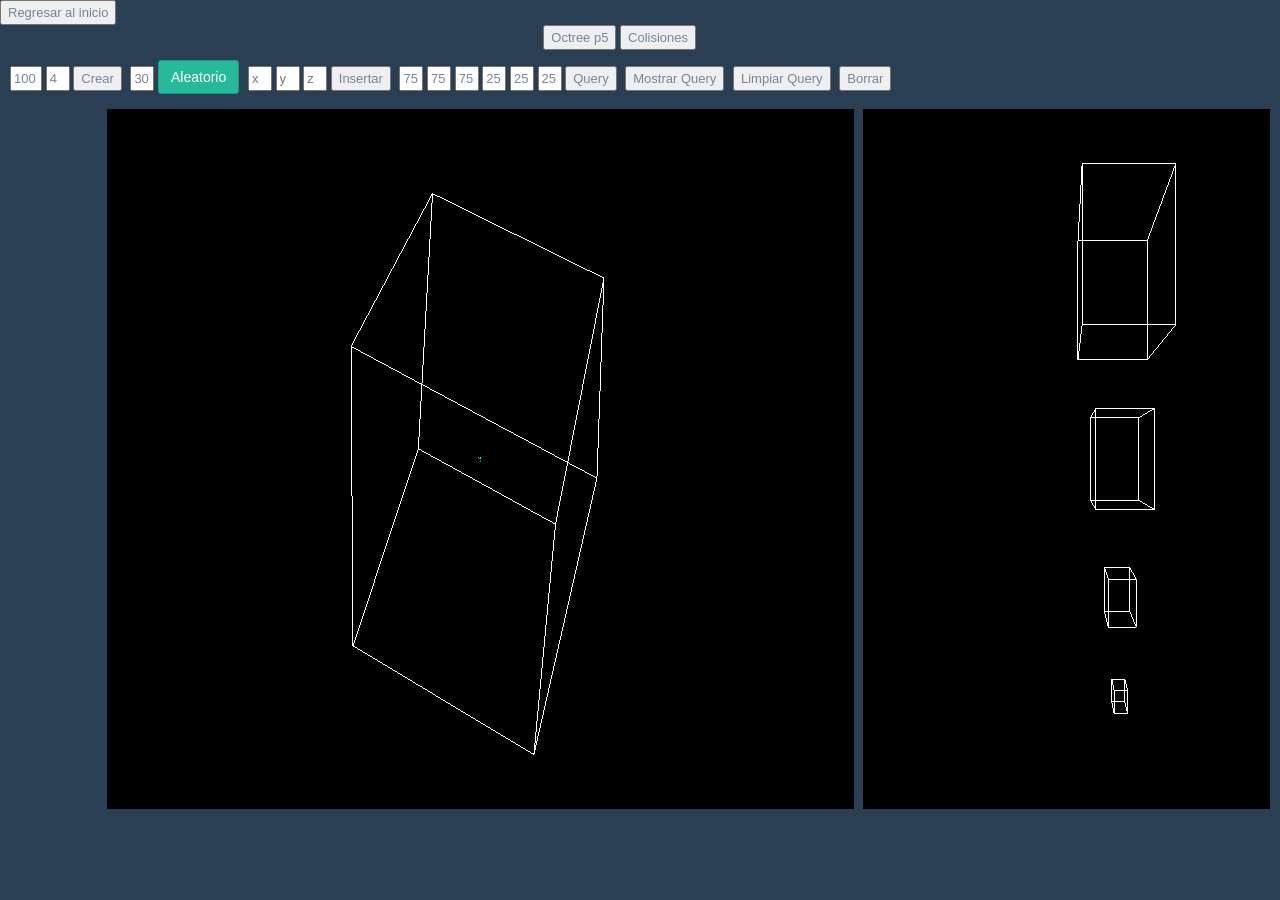
<file: octree/index_octree_three.html>
<!DOCTYPE html>
<html lang="en">
    <head>
        <meta charset="UTF-8"/>
        <meta name="viewport" content="width=device-width,inicial-scale=1.0"/>
        <meta http-equiv="X-UA-Compatible" content="ie=edge"/>
        <title>Octree</title>
        <style>
            body {margin: 0}
            canvas {width:100%;height:100%;}
        </style>
        
        <link href="lib_octree_three/bootstrap.min.css" rel="stylesheet">
        <link href="lib_octree_three/custom.min.css" rel="stylesheet">
    </head>
    
    <body class="container">
        <div class="container body">
            <div class="main_container">
                <form action="../index.html">
                    <input type="submit" value="Regresar al inicio" />
                </form>			
                    
                <div class="col-md-3 col-md-offset-5">
                    <div class="btn-group">
                        <input type="button" onclick="location.href='octreep5/index.html';" value="Octree p5" />
                        <input type="button" onclick="location.href='collisionOctree/lindex.html';" value="Colisiones" />                        
                    </div>
                </div>
        
                <div class="col-md-12 col-sm-12 col-xs-12 center">
                    <h3></h3>
        
                    <input type="text" id="M" value="100" placeholder="Tamaño" size="2">
                    <input type="text" id="N1" value="4" placeholder="n" size="1">
                    <button onclick="create()">Crear</button>
        
                    <input type="text" id="N2" value="30" placeholder="n" size="1">
                    <button onclick="nrand()" class="btn btn-success">Aleatorio</button>
        
        
                    <input type="text" id="X" placeholder="x" size="1">
                    <input type="text" id="Y" placeholder="y" size="1">
                    <input type="text" id="Z" placeholder="z" size="1">
        
                    <button onclick="insert()">Insertar</button>
        
        
                    <input type="text" id="CX" placeholder="x" size="1" value="75">
                    <input type="text" id="CY" placeholder="y" size="1" value="75">
                    <input type="text" id="CZ" placeholder="z" size="1" value="75">
        
                    <input type="text" id="CW" placeholder="w" size="1" value="25">
                    <input type="text" id="CH" placeholder="h" size="1" value="25">
                    <input type="text" id="CD" placeholder="d" size="1" value="25">
        
                    <button onclick="query()">Query</button>
                    <button onclick="squery()">Mostrar Query</button>
                    <button onclick="dquery()">Limpiar Query</button>
                    <button onclick="clean()">Borrar</button>
                    <h3></h3>
                </div>
        
        <div id="found"></div> 
        
        <h3></h3>
        

        
        <div class="col-md-1 col-sm-1 col-xs-12" style="padding-right: 0px;">
            <div id="codigo_puntos"></div>
        </div>
        
        <div class="col-md-7 col-sm-7 col-xs-12" style="padding-left: 0px; padding-right: 0px;">
            <div class="form-group" id="panel_octree">
                <!--<div class="container-fluid h-100">
                <div class="row justify-content-center h-100">-->
                        
                    
                <div id="canvas_panel"></div>
                <script>

                    function create(){
                        var m = document.getElementById("M").value;
                        var n = document.getElementById("N1").value;
                        createOctree(m,n);
                    }

                    function insert() {
                        var px = document.getElementById("X").value;
                        var py = document.getElementById("Y").value;
                        var pz = document.getElementById("Z").value;
                        let point = new Point(px,py,pz);
                        octree.insert(point);
                    }

                    function query(){
                        dquery();
                        var cx = document.getElementById("CX").value;
                        var cy = document.getElementById("CY").value;
                        var cz = document.getElementById("CZ").value;
                        var cw = document.getElementById("CW").value;
                        var ch = document.getElementById("CH").value;
                        var cd = document.getElementById("CD").value;
                        let box = new Box(cx,cy,cz,cw,ch,cd);
                        let found = [];
                        octree.query(box,found);
                        document.getElementById("found").innerHTML = "Puntos Encontrados : " + found.length;
                    }

                    function squery(){
                        dquery();
                        var cx = document.getElementById("CX").value;
                        var cy = document.getElementById("CY").value;
                        var cz = document.getElementById("CZ").value;
                        var cw = document.getElementById("CW").value;
                        var ch = document.getElementById("CH").value;
                        var cd = document.getElementById("CD").value;
                        var geometry = new THREE.BoxGeometry(cw*2,ch*2,cd*2);
                        var material = new THREE.MeshBasicMaterial( { color: /*0x00ff00*/"white", opacity: alpha , transparent: true, } );
                        material.color.set(this.color);
                        var cube = new THREE.Mesh( geometry, material );
                        cube.position.set(cx,cy,cz);
                        q = cube;
                        scene.add(q);
                        //*** Trasladar Puntos al Centro
                        geometry.translate( -50, -50, -50);
                    }

                    function dquery(){
                        var cx = document.getElementById("CX").value;
                        var cy = document.getElementById("CY").value;
                        var cz = document.getElementById("CZ").value;
                        var cw = document.getElementById("CW").value;
                        var ch = document.getElementById("CH").value;
                        var cd = document.getElementById("CD").value;
                        let box = new Box(cx,cy,cz,cw,ch,cd);
                        octree.cleanQuery(box);
                        scene.remove(q);
                        q = null;
                    }

                    function nrand(){
                        var nr = document.getElementById("N2").value;
                        var m = document.getElementById("M").value;
                        rand(nr,m);
                    }

                    function clean(){
                        scene = new THREE.Scene();
                        scene.add( axisHelper );
                    }

                </script>

                <script src="lib_octree_three/three.js"></script>
                <script src="lib_octree_three/OrbitControls.js"></script>
                <script src="lib_octree_three/octree.js?1.0.0.1"></script>
                <script src="lib_octree_three/main.js?1.0.0.1"></script>
                
                <script>
                    
                    create();
                    
                </script>
                
                <!--</div>
                </div>-->
            </div>
        </div>
        
        <div class="col-md-4 col-sm-4 col-xs-12" >
            <div class="form-group" id="panel_partes">
                    
                    <div id="canvas_partes"></div>
                    <script>
			const scene_x = new THREE.Scene();
			const camera_x = new THREE.PerspectiveCamera( 75, 1, 0.1, 1000 );
                        
                        var canvas_x = document.querySelector('#canvas_partes');
                        var renderer_x = new THREE.WebGLRenderer();
                        canvas_x.appendChild( renderer_x.domElement );

			//const renderer_x = new THREE.WebGLRenderer();
			//renderer_x.setSize( window.innerWidth, window.innerHeight );
                        renderer_x.setSize(document.getElementById("panel_partes").clientWidth, 700);
			//document.body.appendChild( renderer_x.domElement );

			const geometry_x = new THREE.BoxGeometry();
                        /*const geometry_x = new THREE.Geometry();
                            geometry_x.vertices.push(
                              new THREE.Vector3(-1, -1,  1),  // 0
                              new THREE.Vector3( 1, -1,  1),  // 1
                              new THREE.Vector3(-1,  1,  1),  // 2
                              new THREE.Vector3( 1,  1,  1),  // 3
                              new THREE.Vector3(-1, -1, -1),  // 4
                              new THREE.Vector3( 1, -1, -1),  // 5
                              new THREE.Vector3(-1,  1, -1),  // 6
                              new THREE.Vector3( 1,  1, -1),  // 7
                            );*/
			const material_x = new THREE.MeshBasicMaterial( { color: 0x00ff00 } );
                        
                        //*** CUBRE 1
			/*const cube1 = new THREE.Mesh( geometry_x, material_x );
                        cube1.scale.x = 1.5; // SCALE
                        cube1.scale.y = 1.5; // SCALE
                        cube1.scale.z = 1.5; // SCALE
                        cube1.position.y = 2.0;
			scene_x.add(cube1);
                        //*** CUBRE 2
			const cube2 = new THREE.Mesh( geometry_x, material_x );
                        cube2.scale.x = 1.0; // SCALE
                        cube2.scale.y = 1.0; // SCALE
                        cube2.scale.z = 1.0; // SCALE
                        cube2.position.y = 0.0;
			scene_x.add(cube2);
                        //*** CUBRE 3
			const cube3 = new THREE.Mesh( geometry_x, material_x );
                        cube3.scale.x = 0.5; // SCALE
                        cube3.scale.y = 0.5; // SCALE
                        cube3.scale.z = 0.5; // SCALE
                        cube3.position.y = -1.5;
			scene_x.add(cube3);*/
                        
                        
                        //*** LINEAS
                        const geom = new THREE.BoxBufferGeometry( 1, 1, 1, 1);//BoxBufferGeometry,BoxGeometry
                        const edges = new THREE.EdgesGeometry( geom );
                        const mate = new THREE.MeshBasicMaterial( { color: 0xffffff } );
                        
                        //*** LINEAS 1
                        const line1 = new THREE.LineSegments( edges, mate );
                        line1.scale.x = 1.5; // SCALE
                        line1.scale.y = 1.5; // SCALE
                        line1.scale.z = 1.5; // SCALE
                        line1.position.x = 1.0;
                        line1.position.y = 2.0;
                        scene_x.add(line1);
                        
                        //*** LINEAS 2
                        const line2 = new THREE.LineSegments( edges, mate );
                        line2.scale.x = 1.0; // SCALE
                        line2.scale.y = 1.0; // SCALE
                        line2.scale.z = 1.0; // SCALE
                        line2.position.x = 1.0;
                        line2.position.y = 0.0;
                        scene_x.add(line2);
                        
                        //*** LINEAS 3
                        const line3 = new THREE.LineSegments( edges, mate );
                        line3.scale.x = 0.5; // SCALE
                        line3.scale.y = 0.5; // SCALE
                        line3.scale.z = 0.5; // SCALE
                        line3.position.x = 1.0;
                        line3.position.y = -1.5;
                        scene_x.add(line3);
                        
                        //*** LINEAS 3
                        const line4 = new THREE.LineSegments( edges, mate );
                        line4.scale.x = 0.25; // SCALE
                        line4.scale.y = 0.25; // SCALE
                        line4.scale.z = 0.25; // SCALE
                        line4.position.x = 1.0;
                        line4.position.y = -2.6;
                        scene_x.add(line4);
                        
                        
                        //var text = new THREE.MeshText2D("RIGHT", { font: '30px Arial', fillStyle: '#FF6666', antialias: true });
                        //var sprite = new THREE.SpriteText2D("SPRITE", { font: '40px Arial', fillStyle: '#FF6666', antialias: false })
                        
                        
                        /*let sprite = new THREE.TextSprite({
                            text: 'Hello World!',
                            fontFamily: 'Arial, Helvetica, sans-serif',
                            fontSize: 12,
                            color: '#ffbbff'
                          });
                          scene_x.add(sprite);*/
                          
                          
                        /*var textShapes = THREE.FontUtils.generateShapes("HELLO",{
                            text: 'Hello World!',
                            fontFamily: 'Arial, Helvetica, sans-serif',
                            fontSize: 12,
                            color: '#ffbbff'
                          });
                        var text = new THREE.ShapeGeometry( textShapes );
                        var textMesh = new THREE.Mesh( text, new THREE.MeshBasicMaterial( { color: 0xff0000 } ) ) ;
                        textMesh.position.z = -150;
                        scene_x.add(textMesh);*/
    
                        /*
                        var loader = new THREE.FontLoader();
                        loader.load( 'Helvetica', function ( font ) {   
                            var textPositions = [[1, 1, 1],
                                                 [2, 2, 2]];
                            var textMessages = ['Text 1', 'Text 2'];
                            var textSizes = [0.1, 0.2];
                            var textName = ['text1', 'text2'];
                            var textsNumber = textPositions.length;     
                            for (var i = 0; i < textsNumber; i++) {
                                var textsShapes = font.generateShapes( textMessages[i], textSizes[i] );
                                var textsGeometry = new THREE.ShapeBufferGeometry( textsShapes );    
                                var textsMaterial = new THREE.MeshBasicMaterial({color: 0xeeeeee});

                                var text = new THREE.Mesh(textsGeometry, textsMaterial);
                                text.position.set(textPositions[i][0], textPositions[i][1], textPositions[i][2]);
                                text.name = textName[i]; 

                                scene_x.add(text);
                            }

                        }); */
    
                                        
                        /*const texture_s = new THREE.Texture(canvas_x);
                        texture_s.needsUpdate = true;
                        const material_s = new THREE.MeshBasicMaterial({
                                map : texture_s
                        });
                        //const mesh_s = new THREE.Mesh(new THREE.PlaneGeometry(10, 10, 10, 10), material_s);
                        const mesh_s = new THREE.Mesh("RIGHT", { font: '30px Arial', fillStyle: '#FF6666', antialias: true });
                        mesh_s.overdraw = true;
                        // mesh.doubleSided = true;
                        mesh_z.position.z = -150;
                        scene_x.add(mesh_s);*/
 
 
                         
                        var text_1;
                        var loader_1 = new THREE.FontLoader();
                        loader_1.load('https://threejs.org/examples/fonts/helvetiker_regular.typeface.json',function (font){
                           var message = "";
                           var matLite = new THREE.MeshBasicMaterial({
                            color: 'white',
                            transparent: true,
                            //opacity: 0.8,
                            size: 10,
                            side: THREE.DoubleSide
                           });
                           var shapes = font.generateShapes(message,20);
                           var geometry = new THREE.ShapeBufferGeometry(shapes)
                                                   .translate( -300, 200, 0);
                           text_1 = new THREE.Mesh( geometry, matLite );
                           text_1.position.z = -450;
                           
                        });
                        scene_x.add(text_1);
                        
                        var text_2;
                        var loader_2 = new THREE.FontLoader();
                        loader_2.load('https://threejs.org/examples/fonts/helvetiker_regular.typeface.json',function (font){
                           var message = "";
                           var matLite = new THREE.MeshBasicMaterial({
                            color: 'white',
                            transparent: true,
                            //opacity: 0.8,
                            size: 10,
                            side: THREE.DoubleSide
                           });
                           var shapes = font.generateShapes(message,20);
                           var geometry = new THREE.ShapeBufferGeometry(shapes)
                                                   .translate( -300, 0, 0);
                           text_2 = new THREE.Mesh( geometry, matLite );
                           text_2.position.z = -450;
                        });
                        scene_x.add(text_2);
                        
                        var text_3;
                        var loader_3 = new THREE.FontLoader();
                        loader_3.load('https://threejs.org/examples/fonts/helvetiker_regular.typeface.json',function (font){
                           var message = "text 3";
                           var matLite = new THREE.MeshBasicMaterial({
                            color: 'white',
                            transparent: true,
                            //opacity: 0.8,
                            size: 10,
                            side: THREE.DoubleSide
                           });
                           var shapes = font.generateShapes(message,20);
                           var geometry = new THREE.ShapeBufferGeometry(shapes)
                                                   .translate( -300, -150, 0);
                           text_3 = new THREE.Mesh( geometry, matLite );
                           text_3.position.z = -450;
                        });
                        scene_x.add(text_3);
                        
                        
                        var text_4;
                        var loader_4 = new THREE.FontLoader();
                        loader_4.load('https://threejs.org/examples/fonts/helvetiker_regular.typeface.json',function (font){
                           var message = "text 4";
                           var matLite = new THREE.MeshBasicMaterial({
                            color: 'white',
                            transparent: true,
                            //opacity: 0.8,
                            size: 10,
                            side: THREE.DoubleSide
                           });
                           var shapes = font.generateShapes(message,20);
                           var geometry = new THREE.ShapeBufferGeometry(shapes)
                                                   .translate( -300, -250, 0);
                           text_4 = new THREE.Mesh( geometry, matLite );
                           text_4.position.z = -450;
                        });
                        scene_x.add(text_4);
                        
                        /*var loader_zz = new THREE.FontLoader();
                        var geometry_z;
                        loader_zz.load( 'https://threejs.org/examples/fonts/helvetiker_regular.typeface.json', 
                            // Crea texto en 3D después de cargar la fuente
                            function (font){

                                geometry_z = new THREE.TextGeometry( 'Hello three.js!', {
                                    font: font,
                                    color: 'white',
                                    size: 10,
                                    height: 5,
                                    curveSegments: 12,
                                    bevelEnabled: true,
                                    bevelThickness: 10,
                                    bevelSize: 8,
                                    bevelSegments: 5,
                                    side: THREE.DoubleSide
                                } );
                                // Crear material vectorial normal
                                var meshMaterial = new THREE.MeshNormalMaterial({
                                    color: 'white',
                                    //flatShading: THREE.FlatShading,
                                    transparent: true,
                                    opacity: 0.9
                            });
                                var mesh_z = new THREE.Mesh(geometry_z, meshMaterial);
                                //mesh_z.position.set(0, 0, 0);
                                mesh_z.position.z = -150;
                                mesh_z.position.x = 0;
                                mesh_z.position.y = 0;
                                scene_x.add(mesh_z);
                            }
                         );*/
 
                        
                        
                        //*** CAMARA
			camera_x.position.z = 5;
                        
                        var opc_1 = false, opc_2 = false, opc_3 = false, opc_4 = false;
			const animate_x = function () {
				requestAnimationFrame( animate_x );
                                //*** CUBE 1
				/*cube1.rotation.x += 0.01;
				cube1.rotation.y += 0.01;
                                //*** CUBE 2
				cube2.rotation.x += 0.01;
				cube2.rotation.y += 0.01;
                                //*** CUBE 3
				cube3.rotation.x += 0.01;
				cube3.rotation.y += 0.01;*/
        
                                //*** LINE 1
                                if(opc_1 == true){
                                    line1.rotation.x += 0.01;
                                    line1.rotation.y += 0.01;
                                }
                                //*** LINE 2
                                if(opc_2 == true){
                                    line2.rotation.x += 0.01;
                                    line2.rotation.y += 0.01;
                                }
                                //*** LINE 3
                                if(opc_3 == true){
                                    line3.rotation.x += 0.01;
                                    line3.rotation.y += 0.01;
                                }
                                //*** LINE 4
                                if(opc_4 == true){
                                    line4.rotation.x += 0.01;
                                    line4.rotation.y += 0.01;
                                }
                                
				renderer_x.render( scene_x, camera_x );
			};
                        
                        scene_x.remove(text_1);
                        scene_x.remove(text_2);
                        scene_x.remove(text_3);
                        scene_x.remove(text_4);
			animate_x();
		</script>
                
                <!--<script src="lib/octree_partes.js"></script>-->
            </div>    
        </div>    
        
        
        </div>
        </div>
        
        
        <script src="lib_octree_three/jquery.min.js"></script>
        <script src="lib_octree_three/home.js"></script>
        <script src="lib_octree_three/bootstrap.min.js"></script>
        <script src="lib_octree_three/custom.min.js"></script>
    </body>
</html>
</file>
<file: lib_octree_three/custom.min.css>
.x_title h2,table.tile_info td p{white-space:nowrap;text-overflow:ellipsis}.site_title,.x_title h2,table.tile_info td p{text-overflow:ellipsis}.detail a,.expand,.jqstooltip,.paging_full_numbers a:hover,.site_title:focus,.site_title:hover,a,a:focus,a:hover{text-decoration:none}.byline,.main_menu .fa{-webkit-font-smoothing:antialiased}.daterangepicker .ranges li{color:#73879C}.daterangepicker .ranges li.active,.daterangepicker .ranges li:hover{background:#536A7F;border:1px solid #536A7F;color:#fff}.daterangepicker .input-mini{background-color:#eee;border:1px solid #ccc;box-shadow:none!important}.daterangepicker .input-mini.active{border:1px solid #ccc}.daterangepicker select.ampmselect,.daterangepicker select.hourselect,.daterangepicker select.minuteselect,.daterangepicker select.monthselect,.daterangepicker select.secondselect,.daterangepicker select.yearselect{font-size:12px;padding:1px;margin:0;cursor:default;height:30px;border:1px solid #ADB2B5;line-height:30px;border-radius:0!important}.daterangepicker select.monthselect{margin-right:2%}.daterangepicker td.in-range{background:#E4E7EA;color:#73879C}.daterangepicker td.active,.daterangepicker td.active:hover{background-color:#536A7F;color:#fff}.daterangepicker th.available:hover{background:#eee;color:#34495E}.daterangepicker:after,.daterangepicker:before{content:none}.daterangepicker .calendar.single{margin:0 0 4px}.daterangepicker .calendar.single .calendar-table{width:224px;padding:0 0 4px!important}.daterangepicker .calendar.single .calendar-table thead tr:first-child th{padding:8px 5px}.daterangepicker .calendar.single .calendar-table thead th{border-radius:0}.daterangepicker.picker_1{color:#fff;background:#34495E}.daterangepicker.picker_1 .calendar-table{background:#34495E}.daterangepicker.picker_1 .calendar-table thead tr{background:#213345}.daterangepicker.picker_1 .calendar-table thead tr:first-child{background:#1ABB9C}.daterangepicker.picker_1 .calendar-table td.off{background:#34495E;color:#999}.daterangepicker.picker_1 .calendar-table td.available:hover{color:#34495E}.daterangepicker.picker_2 .calendar-table thead tr{color:#1ABB9C}.daterangepicker.picker_2 .calendar-table thead tr:first-child{color:#73879C}.daterangepicker.picker_3 .calendar-table thead tr:first-child{color:#fff;background:#1ABB9C}.daterangepicker.picker_4 .calendar-table thead tr:first-child{color:#fff;background:#34495E}.daterangepicker.picker_4 .calendar-table td,.daterangepicker.picker_4 .calendar-table td.off{background:#ECF0F1;border:1px solid #fff;border-radius:0}.daterangepicker.picker_4 .calendar-table td.active{background:#34495E}.calendar-exibit .show-calendar{float:none;display:block;position:relative;background-color:#fff;border:1px solid #ccc;margin-bottom:20px;border:1px solid rgba(0,0,0,.15);overflow:hidden}.calendar-exibit .show-calendar .calendar{margin:0 0 4px}.calendar-exibit .show-calendar.picker_1{background:#34495E}.calendar-exibit .calendar-table{padding:0 0 4px}.left_col{background:#2A3F54}.nav-sm .container.body .col-md-3.left_col{min-height:100%;width:70px;padding:0;z-index:9999;position:absolute}.nav-sm .container.body .col-md-3.left_col.menu_fixed{position:fixed;height:100%}.nav-sm .container.body .col-md-3.left_col .mCSB_container,.nav-sm .container.body .col-md-3.left_col .mCustomScrollBox{overflow:visible}.overflow_hidden,.sidebar-widget,.site_title,.tile,.weather-days .col-sm-2,.x_title h2,table.tile_info td p{overflow:hidden}.nav-sm .hidden-small{visibility:hidden}.nav-sm .container.body .right_col{padding:10px 20px;margin-left:70px;z-index:2}.nav-sm .navbar.nav_title{width:70px}.nav-sm .navbar.nav_title a span{display:none}.nav-sm .navbar.nav_title a i{font-size:27px;margin:13px 0 0 3px}.site_title i{border:1px solid #EAEAEA;padding:5px 6px;border-radius:50%}.nav-sm .main_container .top_nav{display:block;margin-left:70px;z-index:2}.nav-sm .nav.side-menu li a{text-align:center!important;font-weight:400;font-size:10px;padding:10px 5px}.nav-sm .nav.child_menu li.active,.nav-sm .nav.side-menu li.active-sm{border-right:5px solid #1ABB9C}.nav-sm .nav.side-menu li.active-sm ul ul,.nav-sm ul.nav.child_menu ul{position:static;width:200px;background:0 0}.nav-sm>.nav.side-menu>li.active-sm>a{color:#1ABB9C!important}.nav-sm .nav.side-menu li a i.toggle-up{display:none!important}.nav-sm .menu_section h3,.nav-sm .profile,.nav-sm .menu_section span.fa{display:none}.nav-sm .nav.side-menu li a i{font-size:25px!important;text-align:center;width:100%!important;margin-bottom:5px}.nav-sm ul.nav.child_menu{left:100%;position:absolute;top:0;width:210px;z-index:4000;background:#3E5367;display:none}.nav-sm ul.nav.child_menu li{padding:0 10px}.nav-sm ul.nav.child_menu li a{text-align:left!important}.menu_section{margin-bottom:35px}.menu_section h3{padding-left:15px;color:#fff;text-transform:uppercase;letter-spacing:.5px;font-weight:700;font-size:11px;margin-bottom:0;margin-top:0;text-shadow:1px 1px #000}.menu_section>ul{margin-top:10px}.profile_pic{width:100%;float:left}.img-circle.profile_img{width:70%;background:#fff;margin-left:15%;z-index:1000;position:inherit;margin-top:20px;border:1px solid rgba(52,73,94,.44);padding:4px}.profile_info{padding:25px 10px 10px;width:65%;float:left}.profile_info span{font-size:13px;line-height:30px;color:#BAB8B8}.profile_info h2{font-size:14px;color:#ECF0F1;margin:0;font-weight:300}.profile.img_2{text-align:center}.profile.img_2 .profile_pic{width:100%}.profile.img_2 .profile_pic .img-circle.profile_img{width:50%;margin:10px 0 0}.profile.img_2 .profile_info{padding:15px 10px 0;width:100%;margin-bottom:10px;float:left}.main_menu span.fa{float:right;text-align:center;margin-top:5px;font-size:10px;min-width:inherit;color:#C4CFDA}.active a span.fa{text-align:right!important;margin-right:4px}.nav-sm .menu_section{margin:0}.nav-sm li li span.fa{display:inline-block}.nav_menu{vertical-align:middle;float:left;background:#0FE26E/*#B4045F/*#DF0174/*#8A084B/*#06FBCA/*#EDEDED*/;border-bottom:1px solid #D9DEE4;margin-bottom:10px;width:100%;position:relative}@media (min-width:480px){.nav_menu{position:static}}.nav-md .container.body .col-md-3.left_col{min-height:100%;width:230px;padding:0;position:absolute;display:-ms-flexbox;display:flex;z-index:1}.nav-md .container.body .col-md-3.left_col.menu_fixed{height:100%;position:fixed}body .container.body .right_col{background:#F7F7F7}.nav-md .container.body .right_col{padding:10px 20px 0;margin-left:230px}.nav_title{width:230px;float:left;background:#2A3F54;border-radius:0;height:57px}@media (max-width:991px){.nav-md .container.body .right_col,.nav-md .container.body .top_nav{width:100%;margin:0}.nav-md .container.body .col-md-3.left_col{display:none}.nav-md .container.body .right_col{width:100%;padding-right:0}.right_col{padding:10px!important}}@media (max-width:1200px){.x_title h2{width:62%;font-size:17px}.graph,.tile{zoom:85%;height:inherit}}@media (max-width:1270px) and (min-width:192px){.x_title h2 small{display:none}}.left_col .mCSB_scrollTools{width:6px}.left_col .mCSB_dragger{max-height:400px!important}.blue{color:#3498DB}.purple{color:#9B59B6}.green{color:#1ABB9C}.aero{color:#9CC2CB}.red{color:#E74C3C}.dark{color:#34495E}.border-blue{border-color:#3498DB!important}.border-purple{border-color:#9B59B6!important}.border-green{border-color:#1ABB9C!important}.border-aero{border-color:#9CC2CB!important}.border-red{border-color:#E74C3C!important}.border-dark{border-color:#34495E!important}.bg-white{background:#fff!important;border:1px solid #fff!important;color:#73879C}.bg-green{background:#1ABB9C!important;border:1px solid #1ABB9C!important;color:#fff}.bg-red{background:#E74C3C!important;border:1px solid #E74C3C!important;color:#fff}.bg-blue{background:#3498DB!important;border:1px solid #3498DB!important;color:#fff}.bg-orange{background:#F39C12!important;border:1px solid #F39C12!important;color:#fff}.bg-purple{background:#9B59B6!important;border:1px solid #9B59B6!important;color:#fff}.bg-blue-sky{background:#50C1CF!important;border:1px solid #50C1CF!important;color:#fff}.container{width:100%;padding:0}.top_nav .nav .open>a,.top_nav .nav .open>a:focus,.top_nav .nav .open>a:hover,.top_nav .nav>li>a:focus,.top_nav .nav>li>a:hover{background:#D9DEE4}body{color:#73879C;background:#2A3F54;font-family:"Helvetica Neue",Roboto,Arial,"Droid Sans",sans-serif;font-size:13px;font-weight:400;line-height:1.471}.main_container .top_nav{display:block;margin-left:230px}.no-padding{padding:0!important}.page-title{width:100%;height:65px;padding:10px 0}.page-title .title_left{width:45%;float:left;display:block}.page-title .title_left h3{margin:9px 0}.page-title .title_right{width:55%;float:left;display:block}.page-title .title_right .pull-right{margin:10px 0}.fixed_height_320{height:320px}.fixed_height_390{height:390px}.fixed_height_200{height:200px}.progress-bar-dark{background-color:#34495E!important}.progress-bar-gray{background-color:#BDC3C7!important}table.no-margin .progress{margin-bottom:0}.main_content{padding:10px 20px}.col-md-55{width:50%;margin-bottom:10px}@media (min-width:768px){.col-md-55{width:20%}}@media (min-width:992px){.col-md-55{width:20%}}@media (min-width:1200px){.col-md-55{width:20%}}@media (min-width:192px) and (max-width:1270px){table.tile_info span.right{margin-right:7px;float:left}}.center-margin{margin:0 auto;float:none!important}.col-lg-1,.col-lg-10,.col-lg-11,.col-lg-12,.col-lg-2,.col-lg-3,.col-lg-4,.col-lg-5,.col-lg-6,.col-lg-7,.col-lg-8,.col-lg-9,.col-md-1,.col-md-10,.col-md-11,.col-md-12,.col-md-2,.col-md-3,.col-md-4,.col-md-5,.col-md-55,.col-md-6,.col-md-7,.col-md-8,.col-md-9,.col-sm-1,.col-sm-10,.col-sm-11,.col-sm-12,.col-sm-2,.col-sm-3,.col-sm-4,.col-sm-5,.col-sm-6,.col-sm-7,.col-sm-8,.col-sm-9,.col-xs-1,.col-xs-10,.col-xs-11,.col-xs-12,.col-xs-2,.col-xs-3,.col-xs-4,.col-xs-5,.col-xs-6,.col-xs-7,.col-xs-8,.col-xs-9{position:relative;min-height:1px;float:left;padding-right:10px;padding-left:10px}.row{margin-right:-10px;margin-left:-10px}.grid_slider .col-md-6{padding:0 40px}.h1,.h2,.h3,h1,h2,h3{margin-top:10px;margin-bottom:10px}a{color:#5A738E}.btn.active.focus,.btn.active:focus,.btn.focus,.btn:active.focus,.btn:active:focus,.btn:focus,:active,:focus,:visited,a,a:active,a:focus,a:visited{outline:0}.navbar{margin-bottom:0}.navbar-header{background:#34495E}.navbar-right{margin-right:0}.top_nav .navbar-right{margin:0;width:70%;float:right}.top_nav .navbar-right li{display:inline-block;float:right;position:static}@media (min-width:480px){.top_nav .navbar-right li{position:relative}}.top_nav .dropdown-menu li{width:100%}.top_nav .dropdown-menu li a{width:100%;padding:12px 20px}.top_nav li a i{font-size:15px}.navbar-static-top{position:fixed;top:0;width:100%}.sidebar-header{border-bottom:0;margin-top:46px}.sidebar-header:first-of-type{margin-top:0}.nav.side-menu>li{position:relative;display:block;cursor:pointer}.nav.side-menu>li>a{margin-bottom:6px}.nav.side-menu>li>a:hover{color:#F2F5F7!important}.nav.side-menu>li>a:hover,.nav>li>a:focus{text-decoration:none;background:0 0}.nav.child_menu{display:none}.nav.child_menu li.active,.nav.child_menu li:hover{background-color:rgba(255,255,255,.06)}.nav.child_menu li{padding-left:36px}.nav-md ul.nav.child_menu li:before{background:#425668;bottom:auto;content:"";height:8px;left:23px;margin-top:15px;position:absolute;right:auto;width:8px;z-index:1;border-radius:50%}.nav-md ul.nav.child_menu li:after{border-left:1px solid #425668;bottom:0;content:"";left:27px;position:absolute;top:0}.nav.top_menu>li>a,.nav>li>a{position:relative;display:block}.nav.child_menu>li>a,.nav.side-menu>li>a{color:#E7E7E7;font-weight:500}.nav li li.current-page a,.nav.child_menu li li a.active,.nav.child_menu li li a:hover{color:#fff}.nav.child_menu li li.active,.nav.child_menu li li:hover{background:0 0}.nav>li>a{padding:13px 15px 12px}.nav.side-menu>li.active,.nav.side-menu>li.current-page{border-right:5px solid #1ABB9C}.nav li.current-page{background:rgba(255,255,255,.05)}.nav li li li.current-page{background:0 0}.navbar-brand,.navbar-nav>li>a,.site_title{color:#ECF0F1!important;margin-left:0!important}.nav.side-menu>li.active>a{text-shadow:rgba(0,0,0,.25) 0 -1px 0;background:linear-gradient(#334556,#2C4257),#2A3F54;box-shadow:rgba(0,0,0,.25) 0 1px 0,inset rgba(255,255,255,.16) 0 1px 0}.navbar-brand,.navbar-nav>li>a{font-weight:500;line-height:32px}.site_title{font-weight:400;font-size:22px;width:100%;line-height:59px;display:block;height:55px;margin:0;padding-left:10px}.nav.navbar-nav>li>a{color:#515356!important}.nav.top_menu>li>a{padding:10px 15px;color:#34495E!important}.nav>li>a:focus,.nav>li>a:hover{background-color:transparent}.top_search{padding:0}.top_search .form-control{box-shadow:inset 0 1px 0 rgba(0,0,0,.075);border-radius:25px 0 0 25px;padding-left:20px;border:1px solid rgba(221,226,232,.49)}.top_search .form-control:focus{border:1px solid rgba(221,226,232,.49);border-right:0}.top_search .input-group-btn button{border-radius:0 25px 25px 0;border:1px solid rgba(221,226,232,.49);border-left:0;box-shadow:inset 0 1px 1px rgba(0,0,0,.075);color:#93A2B2;margin-bottom:0!important}.tiles,.top_tiles{margin-bottom:0}.toggle2{vertical-align:middle;float:left;margin:0;padding-top:15px;padding-bottom:15px;width:300px}.toggle2 a{vertical-align:middle;padding:20px 20px 0;margin:0;cursor:pointer;color:black}.toggle2 a i{vertical-align:middle;font-size:26px}.toggle{float:left;margin:0;padding-top:16px;width:70px}.toggle a{padding:15px 15px 0;margin:0;cursor:pointer}.toggle a i{font-size:26px}.nav.child_menu>li>a{color:rgba(255,255,255,.75);font-size:12px;padding:9px}.panel_toolbox{float:right;min-width:70px}.panel_toolbox>li{float:left;cursor:pointer}.panel_toolbox>li>a{padding:5px;color:#C5C7CB;font-size:14px}.panel_toolbox>li>a:hover{background:#F5F7FA}.line_30{line-height:30px}.main_menu_side{padding:0}.bs-docs-sidebar .nav>li>a{display:block;padding:4px 6px}footer{background:#fff;padding:15px 20px;display:block}.nav-sm footer{margin-left:70px}.footer_fixed footer{position:fixed;left:0;bottom:0;width:100%}.degrees:after,.x_content,.x_panel{position:relative}@media (min-width:768px){.footer_fixed .nav-sm footer,.footer_fixed footer{margin-left:0}}.tile-stats.sparkline{padding:10px;text-align:center}.jqstooltip{background:#34495E!important;width:30px!important;height:22px!important}.tooltip{display:block!important}.tiles{border-top:1px solid #ccc;margin-top:15px;padding-top:5px}.top_tiles .tile h2{font-size:30px;line-height:30px;margin:3px 0 7px;font-weight:700}article.media{width:100%}*,:after,:before{box-sizing:border-box}#integration-list{width:100%;margin:0 auto;display:table}#integration-list ul{padding:0;margin:20px 0;color:#555}#integration-list ul>li{list-style:none;border-top:1px solid #ddd;display:block;padding:15px;overflow:hidden}#integration-list ul:last-child{border-bottom:1px solid #ddd}#integration-list ul>li:hover{background:#efefef}.expand{display:block;color:#555;cursor:pointer}.expand h2{width:85%;float:left}h2{font-size:18px;font-weight:400}#left,#right{display:table}#sup{display:table-cell;vertical-align:middle;width:80%}.detail a{color:#C0392B;border:1px solid #C0392B;padding:6px 10px 5px;font-size:13px;margin-right:7px}.detail{margin:10px 0;display:none;line-height:22px;height:150px}.detail span{margin:0}.right-arrow{width:10px;float:right;font-weight:700;font-size:20px}.accordion .panel{margin-bottom:5px;border-radius:0;border-bottom:1px solid #efefef}.x_panel,.x_title{margin-bottom:10px}.accordion .panel-heading{background:#F2F5F7;padding:13px;width:100%;display:block}.accordion .panel:hover{background:#F2F5F7}.x_panel{width:100%;padding:10px 17px;display:inline-block;background:#fff;border:1px solid #E6E9ED;-webkit-column-break-inside:avoid;-moz-column-break-inside:avoid;column-break-inside:avoid;opacity:1;transition:all .2s ease}.x_title{border-bottom:2px solid #E6E9ED;padding:1px 5px 6px}.x_title .filter{width:40%;float:right}.x_content,table.tile td ul li a,table.tile_info{width:100%}.x_title h2{margin:5px 0 6px;float:left;display:block}.x_title h2 small{margin-left:10px}.x_title span{color:#BDBDBD}.x_content{padding:0 5px 6px;float:left;clear:both;margin-top:5px}.x_content h4{font-size:16px;font-weight:500}legend{padding-bottom:7px}.demo-placeholder{height:280px}.profile_details:nth-child(3n){clear:both}.profile_details .profile_view{display:inline-block;padding:10px 0 0;background:#fff}.profile_details .profile_view .divider{border-top:1px solid #e5e5e5;padding-top:5px;margin-top:5px}.profile_details .profile_view .ratings{margin-bottom:0;text-align:left;font-size:16px}.profile_details .profile_view .bottom{background:#F2F5F7;padding:9px 0;border-top:1px solid #E6E9ED}.profile_details .profile_view .left{margin-top:20px}.profile_details .profile_view .left p{margin-bottom:3px}.profile_details .profile_view .right{margin-top:0;padding:10px}.profile_details .profile_view .img-circle{border:1px solid #E6E9ED;padding:2px}.profile_details .profile_view h2{margin:5px 0}.profile_details .profile_view .brief{margin:0;font-weight:300}.profile_details .profile_left{background:#fff}.pagination.pagination-split li{display:inline-block;margin-right:3px}.pagination.pagination-split li a{border-radius:4px;color:#768399;-moz-border-radius:4px;-webkit-border-radius:4px}table.tile h3,table.tile h4,table.tile span{font-weight:700;vertical-align:middle!important}table.tile td,table.tile th{text-align:center}table.tile th{border-bottom:1px solid #E6ECEE}table.tile td{padding:5px 0}table.tile td ul{text-align:left;padding-left:0}table.tile td ul li{list-style:none;width:100%}table.tile td ul li a big{right:0;float:right;margin-right:13px}table.tile_info td{text-align:left;padding:1px;font-size:15px}table.tile_info td p{margin:0;line-height:28px}table.tile_info td i{margin-right:8px;font-size:17px;float:left;width:18px;line-height:28px}table.tile_info td:first-child{width:83%}td span{line-height:28px}.error-number{font-size:90px;line-height:90px;margin:20px 0}.col-middle{margin-top:5%}.mid_center{width:370px;margin:0 auto;text-align:center;padding:10px 20px}h3.degrees{font-size:22px;font-weight:400;text-align:center}.degrees:after{content:"o";top:-12px;font-size:13px;font-weight:300}.daily-weather .day{font-size:14px;border-top:2px solid rgba(115,135,156,.36);text-align:center;border-bottom:2px solid rgba(115,135,156,.36);padding:5px 0}.weather-days .col-sm-2{width:16.66666667%}.weather .row{margin-bottom:0}.bulk-actions{display:none}table.countries_list{width:100%}table.countries_list td{padding:0 10px;line-height:30px;border-top:1px solid #eee}.dataTables_paginate a{padding:6px 9px!important;background:#ddd!important;border-color:#ddd!important}.paging_full_numbers a.paginate_active{background-color:rgba(38,185,154,.59)!important;border-color:rgba(38,185,154,.59)!important}a.DTTT_button,button.DTTT_button,div.DTTT_button{border:1px solid #E7E7E7!important;background:#E7E7E7!important;box-shadow:none!important}table.jambo_table{border:1px solid rgba(221,221,221,.78)}table.jambo_table thead{background:rgba(52,73,94,.94);color:#ECF0F1}table.jambo_table tbody tr:hover td{background:rgba(38,185,154,.07);border-top:1px solid rgba(38,185,154,.11);border-bottom:1px solid rgba(38,185,154,.11)}table.jambo_table tbody tr.selected{background:rgba(38,185,154,.16)}table.jambo_table tbody tr.selected td{border-top:1px solid rgba(38,185,154,.4);border-bottom:1px solid rgba(38,185,154,.4)}.dataTables_wrapper{position:relative;clear:both;zoom:1}.dataTables_processing{position:absolute;top:50%;left:50%;width:250px;height:30px;margin-left:-125px;margin-top:-15px;padding:14px 0 2px;border:1px solid #ddd;text-align:center;color:#999;font-size:14px;background-color:#fff}td.details,td.group{background-color:#d1cfd0}.dataTables_length{width:40%;float:left}.dataTables_filter{width:50%;float:right;text-align:right}.dataTables_info{width:60%;float:left}.dataTables_paginate{float:right;text-align:right}.dataTables_empty,table.display td.center{text-align:center}table.dataTable td.focus,table.dataTable th.focus{outline:#1ABB9C solid 2px!important;outline-offset:-1px}.paging_full_numbers a:active,table.display thead td:active,table.display thead th:active{outline:0}table.display{margin:0 auto;clear:both;width:100%}table.display thead th{padding:8px 18px 8px 10px;border-bottom:1px solid #000;font-weight:700;cursor:pointer}table.display tfoot th{padding:3px 18px 3px 10px;border-top:1px solid #000;font-weight:700}table.display tr.heading2 td{border-bottom:1px solid #aaa}table.display td{padding:3px 10px}.dataTables_scroll{clear:both}.dataTables_scrollBody{-webkit-overflow-scrolling:touch}.top .dataTables_info{float:none}.clear{clear:both}tfoot input{margin:.5em 0;width:100%;color:#444}tfoot input.search_init{color:#999}td.group{border-bottom:2px solid #A19B9E;border-top:2px solid #A19B9E}td.details{border:2px solid #A19B9E}.example_alt_pagination div.dataTables_info{width:40%}.paging_full_numbers{width:400px;height:22px;line-height:22px}.paging_full_numbers a.paginate_active,.paging_full_numbers a.paginate_button{border:1px solid #aaa;-webkit-border-radius:5px;-moz-border-radius:5px;padding:2px 5px;margin:0 3px;cursor:pointer}.paging_full_numbers a.paginate_button{background-color:#ddd}.paging_full_numbers a.paginate_button:hover{background-color:#ccc;text-decoration:none!important}.login_content .btn-default:hover,.login_content a,.tagsinput span.tag a,.tile-stats>.dash-box-footer,.tile:hover,.view a.info,span.tag{text-decoration:none}table.display tr.even.row_selected td{background-color:#B0BED9}table.display tr.odd.row_selected td{background-color:#9FAFD1}div.box{height:100px;padding:10px;overflow:auto;border:1px solid #8080FF;background-color:#E5E5FF}ul.msg_list li{background:#f7f7f7;padding:5px;display:-ms-flexbox;display:flex;margin:6px 6px 0;width:96%!important}ul.msg_list li:last-child{margin-bottom:6px;padding:10px}ul.msg_list li a{padding:3px 5px!important}ul.msg_list li a .image img{border-radius:2px;-webkit-border-radius:2px;float:left;margin-right:10px;width:11%}ul.msg_list li a .time{font-size:11px;font-style:italic;font-weight:700;position:absolute;right:35px}ul.msg_list li a .message{display:block!important;font-size:11px}.dropdown-menu.msg_list span{white-space:normal}.tile_count .tile_stats_count,ul.quick-list li{white-space:nowrap;overflow:hidden;text-overflow:ellipsis}.dropdown-menu{box-shadow:none;display:none;float:left;font-size:12px;left:0;list-style:none;padding:0;position:absolute;text-shadow:none;top:100%;z-index:9998;border:1px solid #D9DEE4;border-top-left-radius:0;border-top-right-radius:0}.dropdown-menu>li>a{color:#5A738E}.navbar-nav .open .dropdown-menu{position:absolute;background:#fff;margin-top:0;border:1px solid #D9DEE4;-webkit-box-shadow:none;right:0;left:auto;width:220px}.navbar-nav .open .dropdown-menu.msg_list{width:300px}.info-number .badge{font-size:10px;font-weight:400;line-height:13px;padding:2px 6px;position:absolute;right:2px;top:8px}ul.to_do{padding:0}ul.to_do li{background:#f3f3f3;border-radius:3px;position:relative;padding:7px;margin-bottom:5px;list-style:none}ul.to_do p{margin:0}.dashboard-widget{background:#f6f6f6;border-top:5px solid #79C3DF;border-radius:3px;padding:5px 10px 10px}.dashboard-widget .dashboard-widget-title{font-weight:400;border-bottom:1px solid #c1cdcd;margin:0 0 10px;padding-bottom:5px;padding-left:40px;line-height:30px}.dashboard-widget .dashboard-widget-title i{font-size:100%;margin-left:-35px;margin-right:10px;color:#33a1c9;padding:3px 6px;border:1px solid #abd9ea;border-radius:5px;background:#fff}ul.quick-list{width:45%;padding-left:0;display:inline-block}ul.quick-list li{padding-left:10px;list-style:none;margin:0;padding-bottom:6px;padding-top:4px}ul.quick-list li i{padding-right:10px;color:#757679}.dashboard-widget-content{padding-top:9px}.dashboard-widget-content .sidebar-widget{width:50%;display:inline-block;vertical-align:top;background:#fff;border:1px solid #abd9ea;border-radius:5px;text-align:center;float:right;padding:2px;margin-top:10px}.widget_summary{width:100%;display:-ms-inline-flexbox;display:inline-flex}.widget_summary .w_left{float:left;text-align:left}.widget_summary .w_center{float:left}.widget_summary .w_right{float:left;text-align:right}.widget_summary .w_right span{font-size:20px}.w_20{width:20%}.w_25{width:25%}.w_55{width:55%}h5.graph_title{text-align:left;margin-left:10px}h5.graph_title i{margin-right:10px;font-size:17px}span.right{float:right;font-size:14px!important}.tile_info a{text-overflow:ellipsis}.sidebar-footer{bottom:0;clear:both;display:block;padding:5px 0 0;position:fixed;width:230px;background:#2A3F54;z-index:999}.sidebar-footer a{padding:7px 0 3px;text-align:center;width:25%;font-size:17px;display:block;float:left;background:#172D44;cursor:pointer}.sidebar-footer a:hover{background:#425567}.tile_count{margin-bottom:20px;margin-top:20px}.tile_count .tile_stats_count{border-bottom:1px solid #D9DEE4;padding:0 10px 0 20px;position:relative}.tile_count .tile_stats_count:before{content:"";position:absolute;left:0;height:65px;border-left:2px solid #ADB2B5;margin-top:10px}@media (min-width:992px){footer{margin-left:230px}.tile_count .tile_stats_count{margin-bottom:10px;border-bottom:0;padding-bottom:10px}.tile_count .tile_stats_count:first-child:before{border-left:0}}.tile_count .tile_stats_count .count{font-size:30px;line-height:47px;font-weight:600}@media (min-width:768px){.tile_count .tile_stats_count .count{font-size:40px}}@media (min-width:992px) and (max-width:1100px){.tile_count .tile_stats_count .count{font-size:30px}}.tile_count .tile_stats_count span{font-size:12px}@media (min-width:768px){.tile_count .tile_stats_count span{font-size:13px}}.tile_count .tile_stats_count .count_bottom i{width:12px}.dashboard_graph{background:#fff;padding:7px 10px}.dashboard_graph .col-md-3,.dashboard_graph .col-md-9{padding:0}a.user-profile{color:#5E6974!important}.user-profile img{width:29px;height:29px;border-radius:50%;margin-right:10px}ul.top_profiles{height:330px;width:100%}ul.top_profiles li{margin:0;padding:3px 5px}ul.top_profiles li:nth-child(odd){background-color:#eee}.media .profile_thumb{border:1px solid;width:50px;height:50px;margin:5px 10px 5px 0;border-radius:50%;padding:9px 12px}.media .profile_thumb i{font-size:30px}.media .date{background:#ccc;width:52px;margin-right:10px;border-radius:10px;padding:5px}.media .date .day,.media .date .month{margin:0;text-align:center;color:#fff}.media .date .day{font-size:27px;line-height:27px;font-weight:700}.event .media-body a.title{font-weight:700}.event .media-body p{margin-bottom:0}h4.graph_title{margin:7px;text-align:center}.fontawesome-icon-list .fa-hover a:hover{background-color:#ddd;color:#fff;text-decoration:none}.fontawesome-icon-list .fa-hover a{display:block;line-height:32px;height:32px;padding-left:10px;border-radius:4px}.fontawesome-icon-list .fa-hover a:hover .fa{font-size:28px;vertical-align:-6px}.fontawesome-icon-list .fa-hover a .fa{width:32px;font-size:16px;display:inline-block;text-align:right;margin-right:10px}.main_menu .fa{width:26px;opacity:.99;display:inline-block;font-family:FontAwesome;font-style:normal;font-weight:400;font-size:18px;-moz-osx-font-smoothing:grayscale}.tile-stats{position:relative;display:block;margin-bottom:12px;border:1px solid #E4E4E4;-webkit-border-radius:5px;overflow:hidden;padding-bottom:5px;-webkit-background-clip:padding-box;-moz-border-radius:5px;-moz-background-clip:padding;border-radius:5px;background:#FFF;transition:all .3s ease-in-out}.tile-stats:hover .icon i{animation-name:transformAnimation;animation-duration:.5s;animation-iteration-count:1;color:rgba(58,58,58,.41);animation-timing-function:ease;animation-fill-mode:forwards;-webkit-animation-name:transformAnimation;-webkit-animation-duration:.5s;-webkit-animation-iteration-count:1;-webkit-animation-timing-function:ease;-webkit-animation-fill-mode:forwards;-moz-animation-name:transformAnimation;-moz-animation-duration:.5s;-moz-animation-iteration-count:1;-moz-animation-timing-function:ease;-moz-animation-fill-mode:forwards}.tile-stats .icon{width:20px;height:20px;color:#BAB8B8;position:absolute;right:53px;top:22px;z-index:1}.tile-stats .icon i{margin:0;font-size:60px;line-height:0;vertical-align:bottom;padding:0}.tile-stats .count{font-size:38px;font-weight:700;line-height:1.65857}.tile-stats .count,.tile-stats h3,.tile-stats p{position:relative;margin:0 0 0 10px;z-index:5;padding:0}.tile-stats h3{color:#BAB8B8}.tile-stats p{margin-top:5px;font-size:12px}.tile-stats>.dash-box-footer{position:relative;text-align:center;margin-top:5px;padding:3px 0;color:#fff;color:rgba(255,255,255,.8);display:block;z-index:10;background:rgba(0,0,0,.1)}.tile-stats>.dash-box-footer:hover{color:#fff;background:rgba(0,0,0,.15)}table.tile_info{padding:10px 15px}table.tile_info span.right{margin-right:0;float:right;position:absolute;right:4%}.tile_header{border-bottom:transparent;padding:7px 15px;margin-bottom:15px;background:#E7E7E7}.tile_head h4{margin-top:0;margin-bottom:5px}.tiles-bottom{padding:5px 10px;margin-top:10px;background:rgba(194,194,194,.3);text-align:left}a.star{color:#428bca!important}.mail_content{background:#FFF;border-radius:4px;margin-top:20px;min-height:500px;padding:10px 11px;width:100%}.list-btn-mail{margin-bottom:15px}.list-btn-mail.active{border-bottom:1px solid #39B3D7;padding:0 0 14px}.list-btn-mail>i{float:left;font-size:18px;font-style:normal;width:33px}.list-btn-mail>.cn{background:#39B3D7;border-radius:12px;color:#FFF;float:right;font-style:normal;padding:0 5px}.byline,.view p{font-style:italic}.button-mail{margin:0 0 15px!important;text-align:left;width:100%}.btn,.buttons,.modal-footer .btn+.btn,button{margin-bottom:5px;margin-right:5px}.btn-group .btn,.btn-group-vertical .btn{margin-bottom:0;margin-right:0}.mail_list_column,.mail_view{border-left:1px solid #DBDBDB}.mail_list{width:100%;border-bottom:1px solid #DBDBDB;margin-bottom:2px;display:inline-block}.mail_list .left{width:5%;float:left;margin-right:3%}.mail_list .right{width:90%;float:left}.mail_list h3{font-size:15px;font-weight:700;margin:0 0 6px}.mail_list h3 small{float:right;color:#ADABAB;font-size:11px;line-height:20px}.mail_list .badge{padding:3px 6px;font-size:8px;background:#BAB7B7}@media (max-width:767px){.mail_list{margin-bottom:5px;display:inline-block}}.mail_heading h4{font-size:18px;border-bottom:1px solid #ddd;padding-bottom:10px;margin-top:20px}.attachment{margin-top:30px}.attachment ul{width:100%;list-style:none;padding-left:0;display:inline-block;margin-bottom:30px}.attachment ul li{float:left;width:150px;margin-right:10px;margin-bottom:10px}.attachment ul li img{height:150px;border:1px solid #ddd;padding:5px;margin-bottom:10px}.attachment ul li span{float:right}.attachment .file-name{float:left}.attachment .links{width:100%;display:inline-block}.compose{padding:0;position:fixed;bottom:0;right:0;background:#fff;border:1px solid #D9DEE4;border-right:0;border-bottom:0;border-top-left-radius:5px;z-index:9999;display:none}.compose .compose-header{padding:5px;background:#169F85;color:#fff;border-top-left-radius:5px}.compose .compose-header .close{text-shadow:0 1px 0 #fff;line-height:.8}.compose .compose-body .editor.btn-toolbar{margin:0}.compose .compose-body .editor-wrapper{height:100%;min-height:50px;max-height:180px;border-radius:0;border-left:none;border-right:none;overflow:auto}.compose .compose-footer{padding:10px}.editor.btn-toolbar{zoom:1;background:#F7F7F7;margin:5px 2px;padding:3px 0;border:1px solid #EFEFEF}.input-group{margin-bottom:10px}.ln_solid{border-top:1px solid #e5e5e5;color:#fff;background-color:#fff;height:1px;margin:20px 0}span.section{display:block;width:100%;padding:0;margin-bottom:20px;font-size:21px;line-height:inherit;color:#333;border:0;border-bottom:1px solid #e5e5e5}.form-control{border-radius:0;width:100%}.form-horizontal .control-label{padding-top:8px}.form-control:focus{border-color:#CCD0D7;box-shadow:none!important}legend{font-size:18px;color:inherit}.form-horizontal .form-group{margin-right:0;margin-left:0}.form-control-feedback{margin-top:8px;height:23px;color:#bbb;line-height:24px;font-size:15px}.form-control-feedback.left{border-right:1px solid #ccc;left:13px}.form-control-feedback.right{border-left:1px solid #ccc;right:13px}.form-control.has-feedback-left{padding-left:45px}.form-control.has-feedback-right{padding-right:45px}.form-group{margin-bottom:10px}.validate{margin-top:10px}.invalid-form-error-message{margin-top:10px;padding:5px}.invalid-form-error-message.filled{border-left:2px solid #E74C3C}p.parsley-success{color:#468847;background-color:#DFF0D8;border:1px solid #D6E9C6}p.parsley-error{color:#B94A48;background-color:#F2DEDE;border:1px solid #EED3D7}ul.parsley-errors-list{list-style:none;color:#E74C3C;padding-left:0}input.parsley-error,select.parsley-error,textarea.parsley-error{background:#FAEDEC;border:1px solid #E85445}.btn-group .parsley-errors-list{display:none}.bad input,.bad select,.bad textarea{border:1px solid #CE5454;box-shadow:0 0 4px -2px #CE5454;position:relative;left:0;-moz-animation:.7s 1 shake linear;-webkit-animation:.7s 1 shake linear}.item input,.item textarea{transition:.42s}.item .alert{float:left;margin:0 0 0 20px;padding:3px 10px;color:#FFF;border-radius:3px 4px 4px 3px;background-color:#CE5454;max-width:170px;white-space:pre;position:relative;left:-15px;opacity:0;z-index:1;transition:.15s ease-out}.item .alert::after{content:'';display:block;height:0;width:0;border-color:transparent #CE5454 transparent transparent;border-style:solid;border-width:11px 7px;position:absolute;left:-13px;top:1px}.item.bad .alert{left:0;opacity:1}.inl-bl{display:inline-block}.well .markup{background:#fff;color:#777;position:relative;padding:45px 15px 15px;margin:15px 0 0;border-radius:0 0 4px 4px;box-shadow:none}.well .markup::after{content:"Example";position:absolute;top:15px;left:15px;font-size:12px;font-weight:700;color:#bbb;text-transform:uppercase;letter-spacing:1px}.autocomplete-suggestions{border:1px solid #e4e4e4;background:#F4F4F4;cursor:default;overflow:auto}.autocomplete-suggestion{padding:2px 5px;font-size:1.2em;white-space:nowrap;overflow:hidden}.autocomplete-selected{background:#f0f0f0}.autocomplete-suggestions strong{color:#39f;font-weight:bolder}.btn{border-radius:3px}a.btn-danger,a.btn-primary,a.btn-success,a.btn-warning{color:#fff}.btn-success{background:#26B99A;border:1px solid #169F85}.btn-success.active,.btn-success:active,.btn-success:focus,.btn-success:hover,.open .dropdown-toggle.btn-success{background:#169F85}.btn-dark{color:#E9EDEF;background-color:#4B5F71;border-color:#364B5F}.btn-dark.active,.btn-dark:active,.btn-dark:focus,.btn-dark:hover,.open .dropdown-toggle.btn-dark{color:#FFF;background-color:#394D5F;border-color:#394D5F}.btn-round{border-radius:30px}.btn.btn-app{position:relative;padding:15px 5px;margin:0 0 10px 10px;min-width:80px;height:60px;box-shadow:none;border-radius:0;text-align:center;color:#666;border:1px solid #ddd;background-color:#fafafa;font-size:12px}.btn.btn-app>.fa,.btn.btn-app>.glyphicon,.btn.btn-app>.ion{font-size:20px;display:block}.btn.btn-app:hover{background:#f4f4f4;color:#444;border-color:#aaa}.btn.btn-app:active,.btn.btn-app:focus{box-shadow:inset 0 3px 5px rgba(0,0,0,.125)}.btn.btn-app>.badge{position:absolute;top:-3px;right:-10px;font-size:10px;font-weight:400}textarea{padding:10px;vertical-align:top;width:200px}textarea:focus{outline-style:solid;outline-width:2px}.btn_{display:inline-block;padding:3px 9px;margin-bottom:0;font-size:14px;line-height:20px;text-align:center;vertical-align:middle;cursor:pointer;color:#333;text-shadow:0 1px 1px rgba(255,255,255,.75);background-color:#f5f5f5;background-image:linear-gradient(to bottom,#fff,#e6e6e6);background-repeat:repeat-x;filter:progid: DXImageTransform.Microsoft.gradient(enabled=false);border:1px solid #ccc;border-bottom-color:#b3b3b3;border-radius:4px;box-shadow:inset 0 1px 0 rgba(255,255,255,.2),0 1px 2px rgba(0,0,0,.05)}.bs-glyphicons{margin:0 -10px 20px;overflow:hidden}.bs-glyphicons-list{padding-left:0;list-style:none}.bs-glyphicons li{float:left;width:25%;height:115px;padding:10px;font-size:10px;line-height:1.4;text-align:center;background-color:#f9f9f9;border:1px solid #fff}.bs-glyphicons .glyphicon{margin-top:5px;margin-bottom:10px;font-size:24px}.bs-glyphicons .glyphicon-class{display:block;text-align:center;word-wrap:break-word}.bs-glyphicons li:hover{color:#fff;background-color:#1ABB9C}@media (min-width:768px){.bs-glyphicons{margin-right:0;margin-left:0}.bs-glyphicons li{width:12.5%;font-size:12px}}.tagsinput{border:1px solid #CCC;background:#FFF;padding:6px 6px 0;width:300px;overflow-y:auto}span.tag{-moz-border-radius:2px;-webkit-border-radius:2px;display:block;float:left;padding:5px 9px;background:#1ABB9C;color:#F1F6F7;margin-right:5px;font-weight:500;margin-bottom:5px;font-family:helvetica}span.tag a{color:#F1F6F7!important}.tagsinput span.tag a{font-weight:700;color:#82ad2b;font-size:11px}.tagsinput input{width:80px;margin:0;font-family:helvetica;font-size:13px;border:1px solid transparent;padding:3px;background:0 0;color:#000;outline:0}.tagsinput div{display:block;float:left}.social-body,.social-sidebar,ul.bar_tabs.right li{float:right}.tags_clear{clear:both;width:100%;height:0}.not_valid{background:#FBD8DB!important;color:#90111A!important}ul.bar_tabs{overflow:visible;background:#F5F7FA;height:25px;margin:21px 0 14px;padding-left:14px;position:relative;z-index:1;width:100%;border-bottom:1px solid #E6E9ED}ul.bar_tabs>li{border:1px solid #E6E9ED;color:#333!important;margin-top:-17px;margin-left:8px;background:#fff;border-bottom:none;border-radius:4px 4px 0 0}ul.bar_tabs>li.active{border-right:6px solid #D3D6DA;border-top:0;margin-top:-15px}ul.bar_tabs>li a{padding:10px 17px;background:#F5F7FA;margin:0;border-top-right-radius:0}ul.bar_tabs>li a:hover{border:1px solid transparent}ul.bar_tabs>li.active a{border-bottom:none}ul.bar_tabs.right{padding-right:14px}a:focus{outline:0}ul.timeline li{position:relative;border-bottom:1px solid #e8e8e8;clear:both}.timeline .block{margin:0 0 0 105px;border-left:3px solid #e8e8e8;overflow:visible;padding:10px 15px}.timeline.widget{min-width:0;max-width:inherit}.timeline.widget .block{margin-left:5px}.timeline .tags{position:absolute;top:15px;left:0;width:84px}.timeline .tag{display:block;height:30px;font-size:13px;padding:8px}.timeline .tag span{display:block;overflow:hidden;width:100%;white-space:nowrap;text-overflow:ellipsis}.tag{line-height:1;background:#1ABB9C;color:#fff!important}.tag:after{content:" ";height:30px;width:0;position:absolute;left:100%;top:0;margin:0;pointer-events:none;border-top:14px solid transparent;border-bottom:14px solid transparent;border-left:11px solid #1ABB9C}.timeline h2.title{position:relative;font-size:16px;margin:0}.timeline h2.title:before{content:"";position:absolute;left:-23px;top:3px;display:block;width:14px;height:14px;border:3px solid #d2d3d2;border-radius:14px;background:#f9f9f9}.timeline .byline{padding:.25em 0}.byline{font-size:.9375em;line-height:1.3;color:#aab6aa}ul.social li{border:0}.social-sidebar{background:#EDEDED;width:22%}.social-body{border:1px solid #ccc;width:78%}.thumb img{width:50px;height:50px;border-radius:50%}.chat .thumb img{width:27px;height:27px;border-radius:50%}.chat .status{float:left;margin:16px 0 0 -16px;font-size:14px;font-weight:700;width:12px;height:12px;display:block;border:2px solid #FFF;z-index:12312;border-radius:50%}.chart,.percent{display:inline-block}.chat .status.online{background:#1ABB9C}.chat .status.away{background:#F39C12}.chat .status.offline{background:#ccc}.chat .media-body{padding-top:5px}.dashboard_graph .x_title{padding:5px 5px 7px}.dashboard_graph .x_title h3{margin:0;font-weight:400}.chart{position:relative;width:110px;height:110px;margin-top:5px;margin-bottom:5px;text-align:center}.chart canvas{position:absolute;top:0;left:0}.percent{line-height:110px;z-index:2;font-size:18px}.percent:after{content:'%';margin-left:.1em;font-size:.8em}.angular{margin-top:100px}.angular .chart{margin-top:0}.widget{min-width:250px;max-width:310px}.widget_tally_box .btn-group button{text-align:center;color:inherit;font-weight:500;background-color:#f5f5f5;border:1px solid #e7e7e7}ul.widget_tally,ul.widget_tally li{width:100%}ul.widget_tally li{padding:2px 10px 4px;border-bottom:1px solid #ECECEC}ul.widget_tally .month{width:70%;float:left}ul.widget_tally .count{width:30%;float:left;text-align:right}.pie_bg{border-bottom:1px solid rgba(101,204,182,.16);border-radius:4px;filter:progid: DXImageTransform.Microsoft.gradient(startColorstr='#ffffffff', endColorstr='#ffe6e6e6', GradientType=0);filter:progid: DXImageTransform.Microsoft.gradient(enabled=false);padding-bottom:10px;box-shadow:0 4px 6px -6px #222}.widget_tally_box .flex{display:-ms-flexbox;display:flex}ul.widget_profile_box{width:100%;height:42px;padding:3px;background:#ececec;margin-top:40px;margin-left:1px}ul.widget_profile_box li:first-child{width:25%;float:left}ul.widget_profile_box li:first-child a{float:left}ul.widget_profile_box li:last-child{width:25%;float:right}ul.widget_profile_box li:last-child a{float:right}ul.widget_profile_box li a{font-size:22px;text-align:center;width:35px;height:35px;border:1px solid rgba(52,73,94,.44);display:block;border-radius:50%;padding:0}ul.widget_profile_box li a:hover{color:#1ABB9C!important;border:1px solid #26b99a}ul.widget_profile_box li .profile_img{width:85px;height:85px;margin:-28px 0 0}.widget_tally_box p,.widget_tally_box span{text-align:center}.widget_tally_box .name{text-align:center;margin:25px}.widget_tally_box .name_title{text-align:center;margin:5px}.widget_tally_box ul.legend{margin:0}.widget_tally_box ul.legend p,.widget_tally_box ul.legend span{text-align:left}.widget_tally_box ul.legend li .icon{font-size:20px;float:left;width:14px}.widget_tally_box ul.legend li .name{font-size:14px;margin:5px 0 0 14px;text-overflow:ellipsis;float:left}.widget_tally_box ul.legend p{display:inline-block;margin:0}.widget_tally_box ul.verticle_bars li{height:140px;width:23%}.widget .verticle_bars li .progress.vertical.progress_wide{width:65%}ul.count2{width:100%;margin-left:1px;border:1px solid #ddd;border-left:0;border-right:0;padding:10px 0}ul.count2 li{width:30%;text-align:center}ul.count2 li h3{font-weight:400;margin:0}ul.count2 li span{font-weight:300}.divider{border-bottom:1px solid #ddd;margin:10px}.divider-dashed{border-top:1px dashed #e7eaec;background-color:#fff;height:1px;margin:10px 0}ul.messages{padding:0;list-style:none}.tasks li,ul.messages li{border-bottom:1px dotted #e6e6e6;padding:8px 0}img.avatar,ul.messages li img.avatar{height:32px;width:32px;float:left;display:inline-block;border-radius:2px;padding:2px;background:#f7f7f7;border:1px solid #e6e6e6}ul.messages li .message_date{float:right;text-align:right}ul.messages li .message_wrapper{margin-left:50px;margin-right:40px}ul.messages li .message_wrapper h4.heading{font-weight:600;margin:0 0 10px;cursor:pointer;line-height:100%}ul.messages li .message_wrapper blockquote{padding:0 10px;margin:0;border-left:5px solid #eee}ul.user_data li{margin-bottom:6px}ul.user_data li p{margin-bottom:0}ul.user_data li .progress{width:90%}.project_progress .progress{margin-bottom:3px!important;margin-top:5px}.projects .list-inline{margin:0}.profile_title{background:#F5F7FA;border:0;padding:7px 0;display:-ms-flexbox;display:flex}ul.stats-overview{border-bottom:1px solid #e8e8e8;padding-bottom:10px;margin-bottom:10px}ul.stats-overview li{display:inline-block;text-align:center;padding:0 15px;width:30%;font-size:14px;border-right:1px solid #e8e8e8}ul.stats-overview li:last-child{border-right:0}ul.stats-overview li .name{font-size:12px}ul.stats-overview li .value{font-size:14px;font-weight:700;display:block}ul.stats-overview li:first-child{padding-left:0}ul.project_files li{margin-bottom:5px}ul.project_files li a i{width:20px}.project_detail p{margin-bottom:10px}.project_detail p.title{font-weight:700;margin-bottom:0}.avatar img{border-radius:50%;max-width:45px}.pricing{background:#fff}.pricing .title{background:#1ABB9C;height:110px;color:#fff;padding:15px 0 0;text-align:center}.pricing .title h2{text-transform:capitalize;font-size:18px;border-radius:5px 5px 0 0;margin:0;font-weight:400}.notifications a,.tabbed_notifications h2,.view .tools,.view a.info{text-transform:uppercase}.pricing .title h1{font-size:30px;margin:12px}.pricing .title span{background:rgba(51,51,51,.28);padding:2px 5px}.pricing_features{background:#FAFAFA;padding:20px 15px;min-height:230px;font-size:13.5px}.pricing_features ul li{margin-top:10px}.pricing_footer{padding:10px 15px;background-color:#f5f5f5;border-top:1px solid #ddd;text-align:center;border-bottom-right-radius:3px;border-bottom-left-radius:3px}.pricing_footer p{font-size:13px;padding:10px 0 2px;display:block}.ui-ribbon-container{position:relative}.ui-ribbon-container .ui-ribbon-wrapper{position:absolute;overflow:hidden;width:85px;height:88px;top:-3px;right:-3px}.ui-ribbon-container.ui-ribbon-primary .ui-ribbon{background-color:#5b90bf}.ui-ribbon-container .ui-ribbon{position:relative;display:block;text-align:center;font-size:15px;font-weight:700;color:#fff;transform:rotate(45deg);padding:7px 0;left:-5px;top:15px;width:120px;line-height:20px;background-color:#555;box-shadow:0 0 3px rgba(0,0,0,.3)}.ui-ribbon-container.ui-ribbon-primary .ui-ribbon:after,.ui-ribbon-container.ui-ribbon-primary .ui-ribbon:before{border-top:2px solid #5b90bf}.ui-ribbon-container .ui-ribbon:before{left:0;bottom:-1px;right:0}.ui-ribbon-container .ui-ribbon:after,.ui-ribbon-container .ui-ribbon:before{position:absolute;content:" ";line-height:0;border-top:2px solid #555;border-left:2px solid transparent;border-right:2px solid transparent}.thumbnail .image{height:120px;overflow:hidden}.caption{padding:9px 5px;background:#F7F7F7}.caption p{margin-bottom:5px}.thumbnail{height:190px;overflow:hidden}.view{overflow:hidden;position:relative;text-align:center;box-shadow:1px 1px 2px #e6e6e6;cursor:default}.dropdown-menu a,.voiceBtn{cursor:pointer}.view .content,.view .mask{position:absolute;width:100%;overflow:hidden;top:0;left:0}.sideways,.view .tools,.view img,.view p{position:relative}.view img{display:block}.view .tools{color:#fff;text-align:center;font-size:17px;padding:3px;background:rgba(0,0,0,.35);margin:43px 0 0}.mask.no-caption .tools{margin:90px 0 0}.view .tools a{display:inline-block;color:#FFF;font-size:18px;font-weight:400;padding:0 4px}.view p{font-family:Georgia,serif;font-size:12px;color:#fff;padding:10px 20px 20px;text-align:center}.view a.info{display:inline-block;padding:7px 14px;background:#000;color:#fff;box-shadow:0 0 1px #000}.view-first img{transition:all .2s linear}.view-first .mask{opacity:0;background-color:rgba(0,0,0,.5);transition:all .4s ease-in-out}.view-first .tools{transform:translateY(-100px);opacity:0;transition:all .2s ease-in-out}.view-first p{transform:translateY(100px);opacity:0;transition:all .2s linear}.view-first:hover img{transform:scale(1.1)}.view-first:hover .mask{opacity:1}.view-first:hover .tools,.view-first:hover p{opacity:1;transform:translateY(0)}.view-first:hover p{transition-delay:.1s}.form-group.has-feedback span{display:block!important}.form-group .btn{margin-bottom:-6px}.input-group-btn .btn{margin-bottom:0} .input-group.date .input-group-addon{border-radius:0px!important;background-color:#ffff!important}/*!
 * bootstrap-vertical-tabs - v1.2.1
 * https://dbtek.github.io/bootstrap-vertical-tabs
 * 2014-11-07
 * Copyright (c) 2014 İsmail Demirbilek
 * License: MIT
 */.tabs-left,.tabs-right{border-bottom:none;padding-top:2px}.tabs-left{border-right:1px solid #F7F7F7}.tabs-right{border-left:1px solid #F7F7F7}.tabs-left>li,.tabs-right>li{float:none;margin-bottom:2px}.alignleft,.left{float:left}.tabs-left>li{margin-right:-1px}.tabs-left>li>a,.tabs-right>li>a{margin-right:0;background:#F7F7F7;overflow:hidden;text-overflow:ellipsis}.tabs-right>li{margin-left:-1px}.tabs-left>li.active>a,.tabs-left>li.active>a:focus,.tabs-left>li.active>a:hover{border-bottom-color:#F7F7F7;border-right-color:transparent}.tabs-right>li.active>a,.tabs-right>li.active>a:focus,.tabs-right>li.active>a:hover{border-bottom:1px solid #F7F7F7;border-left-color:transparent}.tabs-left>li>a{border-radius:4px 0 0 4px;display:block}.tabs-right>li>a{border-radius:0 4px 4px 0}.sideways{margin-top:50px;border:none}.sideways>li{height:20px;width:120px;margin-bottom:100px}.sideways>li>a{border-bottom:1px solid #ddd;border-right-color:transparent;text-align:center;border-radius:4px 4px 0 0}.sideways>li.active>a,.sideways>li.active>a:focus,.sideways>li.active>a:hover{border-bottom-color:transparent;border-right-color:#ddd;border-left-color:#ddd}.sideways.tabs-left{left:-50px}.sideways.tabs-right{right:-50px}.sideways.tabs-right>li{transform:rotate(90deg)}.sideways.tabs-left>li{transform:rotate(-90deg)}.morris-hover{position:absolute;z-index:1000}.morris-hover.morris-default-style{padding:6px;color:#666;background:rgba(243,242,243,.8);border:2px solid rgba(195,194,196,.8);font-family:sans-serif;font-size:12px;text-align:center}.morris-hover.morris-default-style .morris-hover-row-label{font-weight:700;margin:.25em 0}.morris-hover.morris-default-style .morris-hover-point{white-space:nowrap;margin:.1em 0}.price{font-size:40px;font-weight:400;color:#26B99A;margin:0}.prod_title{border-bottom:1px solid #DFDFDF;padding-bottom:5px;margin:30px 0;font-size:20px;font-weight:400}.product-image img{width:90%}.prod_color li{margin:0 10px}.prod_color li p{margin-bottom:0}.prod_size li{padding:0}.prod_color .color{width:25px;height:25px;border:2px solid rgba(51,51,51,.28)!important;padding:2px;border-radius:50px}.product_gallery a{width:100px;height:100px;float:left;margin:10px;border:1px solid #e5e5e5}.product_gallery a img{width:100%;margin-top:15px}.product_price{margin:20px 0;padding:5px 10px;background-color:#FFF;text-align:left;border:2px dashed #E0E0E0}.price-tax{font-size:18px}.product_social{margin:20px 0}.product_social ul li a i{font-size:35px}.login{background:#F7F7F7}.login .fa-paw{font-size:26px}a.hiddenanchor{display:none}.login_wrapper{right:0;margin:5% auto 0;max-width:350px;position:relative}.cropper .docs-cropped .modal-body>canvas,.cropper .docs-cropped .modal-body>img,.cropper .img-container>img,.cropper .img-preview>img{max-width:100%}.login_form,.registration_form{position:absolute;top:0;width:100%}.registration_form{z-index:21;opacity:0;width:100%}.login_form{z-index:22}#signin:target~.login_wrapper .login_form,#signup:target~.login_wrapper .registration_form{z-index:22;animation-name:fadeInLeft;animation-delay:.1s}#signin:target~.login_wrapper .registration_form,#signup:target~.login_wrapper .login_form{animation-name:fadeOutLeft}.animate{-webkit-animation-duration:.5s;-webkit-animation-timing-function:ease;-webkit-animation-fill-mode:both;-moz-animation-duration:.5s;-moz-animation-timing-function:ease;-moz-animation-fill-mode:both;-o-animation-duration:.5s;-o-animation-timing-function:ease;-o-animation-fill-mode:both;-ms-animation-duration:.5s;-ms-animation-timing-function:ease;-ms-animation-fill-mode:both;animation-duration:.5s;animation-timing-function:ease;animation-fill-mode:both}.login_box{padding:20px;margin:auto}.alignleft{margin-right:15px}.alignright{float:right;margin-left:15px}.clearfix:after,form:after{content:".";display:block;height:0;clear:both;visibility:hidden}.login_content{margin:0 auto;padding:25px 0 0;position:relative;text-align:center;text-shadow:0 1px 0 #fff;min-width:280px}.login_content a:hover{text-decoration:underline}.login_content h1{font:400 25px Helvetica,Arial,sans-serif;letter-spacing:-.05em;line-height:20px;margin:10px 0 30px}.login_content h1:after,.login_content h1:before{content:"";height:1px;position:absolute;top:10px;width:20%}.login_content h1:after{background:#7e7e7e;background:linear-gradient(left,#7e7e7e 0,#fff 100%);right:0}.login_content h1:before{background:#7e7e7e;background:linear-gradient(right,#7e7e7e 0,#fff 100%);left:0}.login_content form{margin:20px 0;position:relative}.login_content form input[type=text],.login_content form input[type=email],.login_content form input[type=password]{border-radius:3px;-ms-box-shadow:0 1px 0 #fff,0 -2px 5px rgba(0,0,0,.08) inset;-o-box-shadow:0 1px 0 #fff,0 -2px 5px rgba(0,0,0,.08) inset;box-shadow:0 1px 0 #fff,0 -2px 5px rgba(0,0,0,.08) inset;border:1px solid #c8c8c8;color:#777;margin:0 0 20px;width:100%}.login_content form input[type=text]:focus,.login_content form input[type=email]:focus,.login_content form input[type=password]:focus{-ms-box-shadow:0 0 2px #ed1c24 inset;-o-box-shadow:0 0 2px #ed1c24 inset;box-shadow:0 0 2px #A97AAD inset;background-color:#fff;border:1px solid #A878AF;outline:0}#username{background-position:10px 10px!important}#password{background-position:10px -53px!important}.login_content form div a{font-size:12px;margin:10px 15px 0 0}.reset_pass{margin-top:10px!important}.login_content div .reset_pass{margin-top:13px!important;margin-right:39px;float:right}.separator{border-top:1px solid #D8D8D8;margin-top:10px;padding-top:10px}.button{background:#f7f9fa;background:linear-gradient(top,#f7f9fa 0,#f0f0f0 100%);filter:progid: DXImageTransform.Microsoft.gradient( startColorstr='#f7f9fa', endColorstr='#f0f0f0', GradientType=0);-ms-box-shadow:0 1px 2px rgba(0,0,0,.1) inset;-o-box-shadow:0 1px 2px rgba(0,0,0,.1) inset;box-shadow:0 1px 2px rgba(0,0,0,.1) inset;border-radius:0 0 5px 5px;border-top:1px solid #CFD5D9;padding:15px 0}#content form .submit,.login_content form input[type=submit]{float:left;margin-left:38px}.button a{background:url(http://cssdeck.com/uploads/media/items/8/8bcLQqF.png) 0 -112px no-repeat;color:#7E7E7E;font-size:17px;padding:2px 0 2px 40px;text-decoration:none;transition:all .3s ease}.button a:hover{background-position:0 -135px;color:#00aeef}header{width:100%}#nprogress .bar{background:#1ABB9C}#nprogress .peg{box-shadow:0 0 10px #1ABB9C,0 0 5px #1ABB9C}#nprogress .spinner-icon{border-top-color:#1ABB9C;border-left-color:#1ABB9C}.editor-wrapper{min-height:250px;background-color:#fff;border-collapse:separate;border:1px solid #ccc;padding:4px;box-sizing:content-box;box-shadow:rgba(0,0,0,.07451) 0 1px 1px 0 inset;overflow:scroll;outline:0;border-radius:3px}.voiceBtn{width:20px;color:transparent;background-color:transparent;transform:scale(2,2);-webkit-transform:scale(2,2);-moz-transform:scale(2,2);border:transparent;box-shadow:none;-webkit-box-shadow:none}div[data-role=editor-toolbar]{-webkit-user-select:none;-moz-user-select:none;-ms-user-select:none;user-select:none}.select2-container--default .select2-selection--multiple,.select2-container--default .select2-selection--single{background-color:#fff;border:1px solid #ccc;border-radius:0;min-height:38px}.select2-container--default .select2-selection--single .select2-selection__rendered{color:#73879C;padding-top:5px}.select2-container--default .select2-selection--multiple .select2-selection__rendered{padding-top:3px}.select2-container--default .select2-selection--single .select2-selection__arrow{height:36px}.select2-container--default .select2-selection--multiple .select2-selection__choice,.select2-container--default .select2-selection--multiple .select2-selection__clear{margin-top:2px;border:none;border-radius:0;padding:3px 5px}.select2-container--default.select2-container--focus .select2-selection--multiple{border:1px solid #ccc}.switchery{width:32px;height:20px}.switchery>small{width:20px;height:20px}fieldset{border:none;margin:0;padding:0}.cropper .img-container,.cropper .img-preview{background-color:#f7f7f7;width:100%;text-align:center}.cropper .img-container{min-height:200px;max-height:516px;margin-bottom:20px}.cropper .docs-data>.input-group,.cropper .docs-toggles>.btn,.cropper .docs-toggles>.btn-group,.cropper .docs-toggles>.dropdown,.cropper .img-preview{margin-bottom:10px}@media (min-width:768px){.cropper .img-container{min-height:516px}}.cropper .docs-preview{margin-right:-15px}.cropper .img-preview{float:left;margin-right:10px;overflow:hidden}.cropper .preview-lg{width:263px;height:148px}.cropper .preview-md{width:139px;height:78px}.cropper .preview-sm{width:69px;height:39px}.cropper .preview-xs{width:35px;height:20px;margin-right:0}.cropper .docs-data>.input-group>label{min-width:80px}.cropper .docs-data>.input-group>span{min-width:50px}.cropper .docs-buttons>.btn,.cropper .docs-buttons>.btn-group,.cropper .docs-buttons>.form-control{margin-right:5px;margin-bottom:10px}.cropper .docs-tooltip{display:block;margin:-6px -12px;padding:6px 12px}.cropper .docs-tooltip>.icon{margin:0 -3px;vertical-align:top}.cropper .tooltip-inner{white-space:normal}.cropper .btn-toggle .tooltip-inner,.cropper .btn-upload .tooltip-inner{white-space:nowrap}.cropper .btn-toggle{padding:6px}.cropper .btn-toggle>.docs-tooltip{margin:-6px;padding:6px}@media (max-width:400px){.cropper .btn-group-crop{margin-right:-15px!important}.cropper .btn-group-crop>.btn{padding-left:5px;padding-right:5px}.cropper .btn-group-crop .docs-tooltip{margin-left:-5px;margin-right:-5px;padding-left:5px;padding-right:5px}}.cropper .docs-options .dropdown-menu{width:100%}.cropper .docs-options .dropdown-menu>li{padding:3px 20px}.cropper .docs-options .dropdown-menu>li:hover{background-color:#f7f7f7}.cropper .docs-options .dropdown-menu>li>label{display:block}.cropper .docs-cropped .modal-body{text-align:center}.cropper .docs-diagram .modal-dialog{max-width:352px}.cropper .docs-cropped canvas{max-width:100%}.form_wizard .stepContainer{display:block;position:relative;margin:0;padding:0;border:0 solid #CCC;overflow-x:hidden}.wizard_horizontal ul.wizard_steps{display:table;list-style:none;position:relative;width:100%;margin:0 0 20px}.wizard_horizontal ul.wizard_steps li{display:table-cell;text-align:center}.wizard_horizontal ul.wizard_steps li a,.wizard_horizontal ul.wizard_steps li:hover{display:block;position:relative;-moz-opacity:1;filter:alpha(opacity=100);opacity:1;color:#666}.wizard_horizontal ul.wizard_steps li a:before{content:"";position:absolute;height:4px;background:#ccc;top:20px;width:100%;z-index:4;left:0}.wizard_horizontal ul.wizard_steps li a.disabled .step_no{background:#ccc}.wizard_horizontal ul.wizard_steps li a .step_no{width:40px;height:40px;line-height:40px;border-radius:100px;display:block;margin:0 auto 5px;font-size:16px;text-align:center;position:relative;z-index:5}.step_no,.wizard_horizontal ul.wizard_steps li a.selected:before{background:#34495E;color:#fff}.wizard_horizontal ul.wizard_steps li a.done .step_no,.wizard_horizontal ul.wizard_steps li a.done:before{background:#1ABB9C;color:#fff}.wizard_horizontal ul.wizard_steps li:first-child a:before{left:50%}.wizard_horizontal ul.wizard_steps li:last-child a:before{right:50%;width:50%;left:auto}.wizard_verticle .stepContainer{width:80%;float:left;padding:0 10px}.actionBar{width:100%;border-top:1px solid #ddd;padding:10px 5px;text-align:right;margin-top:10px}.actionBar .buttonDisabled{cursor:not-allowed;pointer-events:none;opacity:.65;filter:alpha(opacity=65);box-shadow:none}.actionBar a{margin:0 3px}.wizard_verticle .wizard_content{width:80%;float:left;padding-left:20px}.wizard_verticle ul.wizard_steps{display:table;list-style:none;position:relative;width:20%;float:left;margin:0 0 20px}.wizard_verticle ul.wizard_steps li{display:list-item;text-align:center}.wizard_verticle ul.wizard_steps li a{height:80px}.wizard_verticle ul.wizard_steps li a:first-child{margin-top:20px}.wizard_verticle ul.wizard_steps li a,.wizard_verticle ul.wizard_steps li:hover{display:block;position:relative;-moz-opacity:1;filter:alpha(opacity=100);opacity:1;color:#666}.wizard_verticle ul.wizard_steps li a:before{content:"";position:absolute;height:100%;background:#ccc;top:20px;width:4px;z-index:4;left:49%}.wizard_verticle ul.wizard_steps li a.disabled .step_no{background:#ccc}.wizard_verticle ul.wizard_steps li a .step_no{width:40px;height:40px;line-height:40px;border-radius:100px;display:block;margin:0 auto 5px;font-size:16px;text-align:center;position:relative;z-index:5}.progress.progress_sm,.progress.progress_sm .progress-bar{height:10px!important}.step_no,.wizard_verticle ul.wizard_steps li a.selected:before{background:#34495E;color:#fff}.wizard_verticle ul.wizard_steps li a.done .step_no,.wizard_verticle ul.wizard_steps li a.done:before{background:#1ABB9C;color:#fff}.wizard_verticle ul.wizard_steps li:first-child a:before{left:49%}.wizard_verticle ul.wizard_steps li:last-child a:before{left:49%;left:auto;width:0}.form_wizard .loader,.form_wizard .msgBox{display:none}.progress{border-radius:0}.progress-bar-info{background-color:#3498DB}.progress-bar-success{background-color:#26B99A}.progress_summary .progress{margin:5px 0 12px!important}.progress_summary .row{margin-bottom:5px}.progress_summary .row .col-xs-2{padding:0}.progress_summary .data span,.progress_summary .more_info span{text-align:right;float:right}.progress_summary p{margin-bottom:3px;width:100%}.progress_title .left{float:left;text-align:left}.progress_title .right{float:right;text-align:right;font-weight:300}.progress.progress_sm{border-radius:0;margin-bottom:18px}.dashboard_graph p{margin:0 0 4px}ul.verticle_bars{width:100%}ul.verticle_bars li{width:23%;height:200px;margin:0}.progress.vertical.progress_wide{width:35px}.alert-success{color:#fff;background-color:rgba(38,185,154,.88);border-color:rgba(38,185,154,.88)}.alert-info{color:#E9EDEF;background-color:rgba(52,152,219,.88);border-color:rgba(52,152,219,.88)}.alert-warning{color:#E9EDEF;background-color:rgba(243,156,18,.88);border-color:rgba(243,156,18,.88)}.alert-danger,.alert-error{color:#E9EDEF;background-color:rgba(231,76,60,.88);border-color:rgba(231,76,60,.88)}.ui-pnotify.dark .ui-pnotify-container{color:#E9EDEF;background-color:rgba(52,73,94,.88);border-color:rgba(52,73,94,.88)}.custom-notifications{position:fixed;margin:15px;right:0;float:right;width:400px;z-index:4000;bottom:0}ul.notifications{float:right;display:block;margin-bottom:7px;padding:0;width:100%}.notifications li{float:right;margin:3px;width:36px;box-shadow:3px 3px 3px rgba(0,0,0,.3)}.notifications li:last-child{margin-left:0}.notifications a{display:block;text-align:center;text-decoration:none;padding:9px 8px}.tabbed_notifications .text{padding:5px 15px;height:140px;border-radius:7px;box-shadow:6px 6px 6px rgba(0,0,0,.3)}.tabbed_notifications div p{display:inline-block}.tabbed_notifications h2{font-weight:700;width:80%;float:left;height:20px;text-overflow:ellipsis;overflow:hidden;display:block}.tabbed_notifications .close{padding:5px;color:#E9EDEF;float:right;opacity:1}.fc-state-default{background:#f5f5f5;color:#73879C}.fc-state-active,.fc-state-down{color:#333;background:#ccc}.dropzone{min-height:300px;border:1px solid #e5e5e5}.main_menu .label{line-height:11px;margin-top:4px}@media (max-width:460px){.dataTables_wrapper .col-sm-6{width:100%;margin-bottom:5px}.dataTables_wrapper .col-sm-6 .dataTables_filter{float:none}}@media (max-width:767px){.dataTables_length{float:none}}.daterangepicker.xdisplay{width:228px}.dataTables_wrapper>.row{overflow:auto!important}
</file>
<file: lib_octree_tree/custom.min.css>
.x_title h2,table.tile_info td p{white-space:nowrap;text-overflow:ellipsis}.site_title,.x_title h2,table.tile_info td p{text-overflow:ellipsis}.detail a,.expand,.jqstooltip,.paging_full_numbers a:hover,.site_title:focus,.site_title:hover,a,a:focus,a:hover{text-decoration:none}.byline,.main_menu .fa{-webkit-font-smoothing:antialiased}.daterangepicker .ranges li{color:#73879C}.daterangepicker .ranges li.active,.daterangepicker .ranges li:hover{background:#536A7F;border:1px solid #536A7F;color:#fff}.daterangepicker .input-mini{background-color:#eee;border:1px solid #ccc;box-shadow:none!important}.daterangepicker .input-mini.active{border:1px solid #ccc}.daterangepicker select.ampmselect,.daterangepicker select.hourselect,.daterangepicker select.minuteselect,.daterangepicker select.monthselect,.daterangepicker select.secondselect,.daterangepicker select.yearselect{font-size:12px;padding:1px;margin:0;cursor:default;height:30px;border:1px solid #ADB2B5;line-height:30px;border-radius:0!important}.daterangepicker select.monthselect{margin-right:2%}.daterangepicker td.in-range{background:#E4E7EA;color:#73879C}.daterangepicker td.active,.daterangepicker td.active:hover{background-color:#536A7F;color:#fff}.daterangepicker th.available:hover{background:#eee;color:#34495E}.daterangepicker:after,.daterangepicker:before{content:none}.daterangepicker .calendar.single{margin:0 0 4px}.daterangepicker .calendar.single .calendar-table{width:224px;padding:0 0 4px!important}.daterangepicker .calendar.single .calendar-table thead tr:first-child th{padding:8px 5px}.daterangepicker .calendar.single .calendar-table thead th{border-radius:0}.daterangepicker.picker_1{color:#fff;background:#34495E}.daterangepicker.picker_1 .calendar-table{background:#34495E}.daterangepicker.picker_1 .calendar-table thead tr{background:#213345}.daterangepicker.picker_1 .calendar-table thead tr:first-child{background:#1ABB9C}.daterangepicker.picker_1 .calendar-table td.off{background:#34495E;color:#999}.daterangepicker.picker_1 .calendar-table td.available:hover{color:#34495E}.daterangepicker.picker_2 .calendar-table thead tr{color:#1ABB9C}.daterangepicker.picker_2 .calendar-table thead tr:first-child{color:#73879C}.daterangepicker.picker_3 .calendar-table thead tr:first-child{color:#fff;background:#1ABB9C}.daterangepicker.picker_4 .calendar-table thead tr:first-child{color:#fff;background:#34495E}.daterangepicker.picker_4 .calendar-table td,.daterangepicker.picker_4 .calendar-table td.off{background:#ECF0F1;border:1px solid #fff;border-radius:0}.daterangepicker.picker_4 .calendar-table td.active{background:#34495E}.calendar-exibit .show-calendar{float:none;display:block;position:relative;background-color:#fff;border:1px solid #ccc;margin-bottom:20px;border:1px solid rgba(0,0,0,.15);overflow:hidden}.calendar-exibit .show-calendar .calendar{margin:0 0 4px}.calendar-exibit .show-calendar.picker_1{background:#34495E}.calendar-exibit .calendar-table{padding:0 0 4px}.left_col{background:#2A3F54}.nav-sm .container.body .col-md-3.left_col{min-height:100%;width:70px;padding:0;z-index:9999;position:absolute}.nav-sm .container.body .col-md-3.left_col.menu_fixed{position:fixed;height:100%}.nav-sm .container.body .col-md-3.left_col .mCSB_container,.nav-sm .container.body .col-md-3.left_col .mCustomScrollBox{overflow:visible}.overflow_hidden,.sidebar-widget,.site_title,.tile,.weather-days .col-sm-2,.x_title h2,table.tile_info td p{overflow:hidden}.nav-sm .hidden-small{visibility:hidden}.nav-sm .container.body .right_col{padding:10px 20px;margin-left:70px;z-index:2}.nav-sm .navbar.nav_title{width:70px}.nav-sm .navbar.nav_title a span{display:none}.nav-sm .navbar.nav_title a i{font-size:27px;margin:13px 0 0 3px}.site_title i{border:1px solid #EAEAEA;padding:5px 6px;border-radius:50%}.nav-sm .main_container .top_nav{display:block;margin-left:70px;z-index:2}.nav-sm .nav.side-menu li a{text-align:center!important;font-weight:400;font-size:10px;padding:10px 5px}.nav-sm .nav.child_menu li.active,.nav-sm .nav.side-menu li.active-sm{border-right:5px solid #1ABB9C}.nav-sm .nav.side-menu li.active-sm ul ul,.nav-sm ul.nav.child_menu ul{position:static;width:200px;background:0 0}.nav-sm>.nav.side-menu>li.active-sm>a{color:#1ABB9C!important}.nav-sm .nav.side-menu li a i.toggle-up{display:none!important}.nav-sm .menu_section h3,.nav-sm .profile,.nav-sm .menu_section span.fa{display:none}.nav-sm .nav.side-menu li a i{font-size:25px!important;text-align:center;width:100%!important;margin-bottom:5px}.nav-sm ul.nav.child_menu{left:100%;position:absolute;top:0;width:210px;z-index:4000;background:#3E5367;display:none}.nav-sm ul.nav.child_menu li{padding:0 10px}.nav-sm ul.nav.child_menu li a{text-align:left!important}.menu_section{margin-bottom:35px}.menu_section h3{padding-left:15px;color:#fff;text-transform:uppercase;letter-spacing:.5px;font-weight:700;font-size:11px;margin-bottom:0;margin-top:0;text-shadow:1px 1px #000}.menu_section>ul{margin-top:10px}.profile_pic{width:100%;float:left}.img-circle.profile_img{width:70%;background:#fff;margin-left:15%;z-index:1000;position:inherit;margin-top:20px;border:1px solid rgba(52,73,94,.44);padding:4px}.profile_info{padding:25px 10px 10px;width:65%;float:left}.profile_info span{font-size:13px;line-height:30px;color:#BAB8B8}.profile_info h2{font-size:14px;color:#ECF0F1;margin:0;font-weight:300}.profile.img_2{text-align:center}.profile.img_2 .profile_pic{width:100%}.profile.img_2 .profile_pic .img-circle.profile_img{width:50%;margin:10px 0 0}.profile.img_2 .profile_info{padding:15px 10px 0;width:100%;margin-bottom:10px;float:left}.main_menu span.fa{float:right;text-align:center;margin-top:5px;font-size:10px;min-width:inherit;color:#C4CFDA}.active a span.fa{text-align:right!important;margin-right:4px}.nav-sm .menu_section{margin:0}.nav-sm li li span.fa{display:inline-block}.nav_menu{vertical-align:middle;float:left;background:#0FE26E/*#B4045F/*#DF0174/*#8A084B/*#06FBCA/*#EDEDED*/;border-bottom:1px solid #D9DEE4;margin-bottom:10px;width:100%;position:relative}@media (min-width:480px){.nav_menu{position:static}}.nav-md .container.body .col-md-3.left_col{min-height:100%;width:230px;padding:0;position:absolute;display:-ms-flexbox;display:flex;z-index:1}.nav-md .container.body .col-md-3.left_col.menu_fixed{height:100%;position:fixed}body .container.body .right_col{background:#F7F7F7}.nav-md .container.body .right_col{padding:10px 20px 0;margin-left:230px}.nav_title{width:230px;float:left;background:#2A3F54;border-radius:0;height:57px}@media (max-width:991px){.nav-md .container.body .right_col,.nav-md .container.body .top_nav{width:100%;margin:0}.nav-md .container.body .col-md-3.left_col{display:none}.nav-md .container.body .right_col{width:100%;padding-right:0}.right_col{padding:10px!important}}@media (max-width:1200px){.x_title h2{width:62%;font-size:17px}.graph,.tile{zoom:85%;height:inherit}}@media (max-width:1270px) and (min-width:192px){.x_title h2 small{display:none}}.left_col .mCSB_scrollTools{width:6px}.left_col .mCSB_dragger{max-height:400px!important}.blue{color:#3498DB}.purple{color:#9B59B6}.green{color:#1ABB9C}.aero{color:#9CC2CB}.red{color:#E74C3C}.dark{color:#34495E}.border-blue{border-color:#3498DB!important}.border-purple{border-color:#9B59B6!important}.border-green{border-color:#1ABB9C!important}.border-aero{border-color:#9CC2CB!important}.border-red{border-color:#E74C3C!important}.border-dark{border-color:#34495E!important}.bg-white{background:#fff!important;border:1px solid #fff!important;color:#73879C}.bg-green{background:#1ABB9C!important;border:1px solid #1ABB9C!important;color:#fff}.bg-red{background:#E74C3C!important;border:1px solid #E74C3C!important;color:#fff}.bg-blue{background:#3498DB!important;border:1px solid #3498DB!important;color:#fff}.bg-orange{background:#F39C12!important;border:1px solid #F39C12!important;color:#fff}.bg-purple{background:#9B59B6!important;border:1px solid #9B59B6!important;color:#fff}.bg-blue-sky{background:#50C1CF!important;border:1px solid #50C1CF!important;color:#fff}.container{width:100%;padding:0}.top_nav .nav .open>a,.top_nav .nav .open>a:focus,.top_nav .nav .open>a:hover,.top_nav .nav>li>a:focus,.top_nav .nav>li>a:hover{background:#D9DEE4}body{color:#73879C;background:#2A3F54;font-family:"Helvetica Neue",Roboto,Arial,"Droid Sans",sans-serif;font-size:13px;font-weight:400;line-height:1.471}.main_container .top_nav{display:block;margin-left:230px}.no-padding{padding:0!important}.page-title{width:100%;height:65px;padding:10px 0}.page-title .title_left{width:45%;float:left;display:block}.page-title .title_left h3{margin:9px 0}.page-title .title_right{width:55%;float:left;display:block}.page-title .title_right .pull-right{margin:10px 0}.fixed_height_320{height:320px}.fixed_height_390{height:390px}.fixed_height_200{height:200px}.progress-bar-dark{background-color:#34495E!important}.progress-bar-gray{background-color:#BDC3C7!important}table.no-margin .progress{margin-bottom:0}.main_content{padding:10px 20px}.col-md-55{width:50%;margin-bottom:10px}@media (min-width:768px){.col-md-55{width:20%}}@media (min-width:992px){.col-md-55{width:20%}}@media (min-width:1200px){.col-md-55{width:20%}}@media (min-width:192px) and (max-width:1270px){table.tile_info span.right{margin-right:7px;float:left}}.center-margin{margin:0 auto;float:none!important}.col-lg-1,.col-lg-10,.col-lg-11,.col-lg-12,.col-lg-2,.col-lg-3,.col-lg-4,.col-lg-5,.col-lg-6,.col-lg-7,.col-lg-8,.col-lg-9,.col-md-1,.col-md-10,.col-md-11,.col-md-12,.col-md-2,.col-md-3,.col-md-4,.col-md-5,.col-md-55,.col-md-6,.col-md-7,.col-md-8,.col-md-9,.col-sm-1,.col-sm-10,.col-sm-11,.col-sm-12,.col-sm-2,.col-sm-3,.col-sm-4,.col-sm-5,.col-sm-6,.col-sm-7,.col-sm-8,.col-sm-9,.col-xs-1,.col-xs-10,.col-xs-11,.col-xs-12,.col-xs-2,.col-xs-3,.col-xs-4,.col-xs-5,.col-xs-6,.col-xs-7,.col-xs-8,.col-xs-9{position:relative;min-height:1px;float:left;padding-right:10px;padding-left:10px}.row{margin-right:-10px;margin-left:-10px}.grid_slider .col-md-6{padding:0 40px}.h1,.h2,.h3,h1,h2,h3{margin-top:10px;margin-bottom:10px}a{color:#5A738E}.btn.active.focus,.btn.active:focus,.btn.focus,.btn:active.focus,.btn:active:focus,.btn:focus,:active,:focus,:visited,a,a:active,a:focus,a:visited{outline:0}.navbar{margin-bottom:0}.navbar-header{background:#34495E}.navbar-right{margin-right:0}.top_nav .navbar-right{margin:0;width:70%;float:right}.top_nav .navbar-right li{display:inline-block;float:right;position:static}@media (min-width:480px){.top_nav .navbar-right li{position:relative}}.top_nav .dropdown-menu li{width:100%}.top_nav .dropdown-menu li a{width:100%;padding:12px 20px}.top_nav li a i{font-size:15px}.navbar-static-top{position:fixed;top:0;width:100%}.sidebar-header{border-bottom:0;margin-top:46px}.sidebar-header:first-of-type{margin-top:0}.nav.side-menu>li{position:relative;display:block;cursor:pointer}.nav.side-menu>li>a{margin-bottom:6px}.nav.side-menu>li>a:hover{color:#F2F5F7!important}.nav.side-menu>li>a:hover,.nav>li>a:focus{text-decoration:none;background:0 0}.nav.child_menu{display:none}.nav.child_menu li.active,.nav.child_menu li:hover{background-color:rgba(255,255,255,.06)}.nav.child_menu li{padding-left:36px}.nav-md ul.nav.child_menu li:before{background:#425668;bottom:auto;content:"";height:8px;left:23px;margin-top:15px;position:absolute;right:auto;width:8px;z-index:1;border-radius:50%}.nav-md ul.nav.child_menu li:after{border-left:1px solid #425668;bottom:0;content:"";left:27px;position:absolute;top:0}.nav.top_menu>li>a,.nav>li>a{position:relative;display:block}.nav.child_menu>li>a,.nav.side-menu>li>a{color:#E7E7E7;font-weight:500}.nav li li.current-page a,.nav.child_menu li li a.active,.nav.child_menu li li a:hover{color:#fff}.nav.child_menu li li.active,.nav.child_menu li li:hover{background:0 0}.nav>li>a{padding:13px 15px 12px}.nav.side-menu>li.active,.nav.side-menu>li.current-page{border-right:5px solid #1ABB9C}.nav li.current-page{background:rgba(255,255,255,.05)}.nav li li li.current-page{background:0 0}.navbar-brand,.navbar-nav>li>a,.site_title{color:#ECF0F1!important;margin-left:0!important}.nav.side-menu>li.active>a{text-shadow:rgba(0,0,0,.25) 0 -1px 0;background:linear-gradient(#334556,#2C4257),#2A3F54;box-shadow:rgba(0,0,0,.25) 0 1px 0,inset rgba(255,255,255,.16) 0 1px 0}.navbar-brand,.navbar-nav>li>a{font-weight:500;line-height:32px}.site_title{font-weight:400;font-size:22px;width:100%;line-height:59px;display:block;height:55px;margin:0;padding-left:10px}.nav.navbar-nav>li>a{color:#515356!important}.nav.top_menu>li>a{padding:10px 15px;color:#34495E!important}.nav>li>a:focus,.nav>li>a:hover{background-color:transparent}.top_search{padding:0}.top_search .form-control{box-shadow:inset 0 1px 0 rgba(0,0,0,.075);border-radius:25px 0 0 25px;padding-left:20px;border:1px solid rgba(221,226,232,.49)}.top_search .form-control:focus{border:1px solid rgba(221,226,232,.49);border-right:0}.top_search .input-group-btn button{border-radius:0 25px 25px 0;border:1px solid rgba(221,226,232,.49);border-left:0;box-shadow:inset 0 1px 1px rgba(0,0,0,.075);color:#93A2B2;margin-bottom:0!important}.tiles,.top_tiles{margin-bottom:0}.toggle2{vertical-align:middle;float:left;margin:0;padding-top:15px;padding-bottom:15px;width:300px}.toggle2 a{vertical-align:middle;padding:20px 20px 0;margin:0;cursor:pointer;color:black}.toggle2 a i{vertical-align:middle;font-size:26px}.toggle{float:left;margin:0;padding-top:16px;width:70px}.toggle a{padding:15px 15px 0;margin:0;cursor:pointer}.toggle a i{font-size:26px}.nav.child_menu>li>a{color:rgba(255,255,255,.75);font-size:12px;padding:9px}.panel_toolbox{float:right;min-width:70px}.panel_toolbox>li{float:left;cursor:pointer}.panel_toolbox>li>a{padding:5px;color:#C5C7CB;font-size:14px}.panel_toolbox>li>a:hover{background:#F5F7FA}.line_30{line-height:30px}.main_menu_side{padding:0}.bs-docs-sidebar .nav>li>a{display:block;padding:4px 6px}footer{background:#fff;padding:15px 20px;display:block}.nav-sm footer{margin-left:70px}.footer_fixed footer{position:fixed;left:0;bottom:0;width:100%}.degrees:after,.x_content,.x_panel{position:relative}@media (min-width:768px){.footer_fixed .nav-sm footer,.footer_fixed footer{margin-left:0}}.tile-stats.sparkline{padding:10px;text-align:center}.jqstooltip{background:#34495E!important;width:30px!important;height:22px!important}.tooltip{display:block!important}.tiles{border-top:1px solid #ccc;margin-top:15px;padding-top:5px}.top_tiles .tile h2{font-size:30px;line-height:30px;margin:3px 0 7px;font-weight:700}article.media{width:100%}*,:after,:before{box-sizing:border-box}#integration-list{width:100%;margin:0 auto;display:table}#integration-list ul{padding:0;margin:20px 0;color:#555}#integration-list ul>li{list-style:none;border-top:1px solid #ddd;display:block;padding:15px;overflow:hidden}#integration-list ul:last-child{border-bottom:1px solid #ddd}#integration-list ul>li:hover{background:#efefef}.expand{display:block;color:#555;cursor:pointer}.expand h2{width:85%;float:left}h2{font-size:18px;font-weight:400}#left,#right{display:table}#sup{display:table-cell;vertical-align:middle;width:80%}.detail a{color:#C0392B;border:1px solid #C0392B;padding:6px 10px 5px;font-size:13px;margin-right:7px}.detail{margin:10px 0;display:none;line-height:22px;height:150px}.detail span{margin:0}.right-arrow{width:10px;float:right;font-weight:700;font-size:20px}.accordion .panel{margin-bottom:5px;border-radius:0;border-bottom:1px solid #efefef}.x_panel,.x_title{margin-bottom:10px}.accordion .panel-heading{background:#F2F5F7;padding:13px;width:100%;display:block}.accordion .panel:hover{background:#F2F5F7}.x_panel{width:100%;padding:10px 17px;display:inline-block;background:#fff;border:1px solid #E6E9ED;-webkit-column-break-inside:avoid;-moz-column-break-inside:avoid;column-break-inside:avoid;opacity:1;transition:all .2s ease}.x_title{border-bottom:2px solid #E6E9ED;padding:1px 5px 6px}.x_title .filter{width:40%;float:right}.x_content,table.tile td ul li a,table.tile_info{width:100%}.x_title h2{margin:5px 0 6px;float:left;display:block}.x_title h2 small{margin-left:10px}.x_title span{color:#BDBDBD}.x_content{padding:0 5px 6px;float:left;clear:both;margin-top:5px}.x_content h4{font-size:16px;font-weight:500}legend{padding-bottom:7px}.demo-placeholder{height:280px}.profile_details:nth-child(3n){clear:both}.profile_details .profile_view{display:inline-block;padding:10px 0 0;background:#fff}.profile_details .profile_view .divider{border-top:1px solid #e5e5e5;padding-top:5px;margin-top:5px}.profile_details .profile_view .ratings{margin-bottom:0;text-align:left;font-size:16px}.profile_details .profile_view .bottom{background:#F2F5F7;padding:9px 0;border-top:1px solid #E6E9ED}.profile_details .profile_view .left{margin-top:20px}.profile_details .profile_view .left p{margin-bottom:3px}.profile_details .profile_view .right{margin-top:0;padding:10px}.profile_details .profile_view .img-circle{border:1px solid #E6E9ED;padding:2px}.profile_details .profile_view h2{margin:5px 0}.profile_details .profile_view .brief{margin:0;font-weight:300}.profile_details .profile_left{background:#fff}.pagination.pagination-split li{display:inline-block;margin-right:3px}.pagination.pagination-split li a{border-radius:4px;color:#768399;-moz-border-radius:4px;-webkit-border-radius:4px}table.tile h3,table.tile h4,table.tile span{font-weight:700;vertical-align:middle!important}table.tile td,table.tile th{text-align:center}table.tile th{border-bottom:1px solid #E6ECEE}table.tile td{padding:5px 0}table.tile td ul{text-align:left;padding-left:0}table.tile td ul li{list-style:none;width:100%}table.tile td ul li a big{right:0;float:right;margin-right:13px}table.tile_info td{text-align:left;padding:1px;font-size:15px}table.tile_info td p{margin:0;line-height:28px}table.tile_info td i{margin-right:8px;font-size:17px;float:left;width:18px;line-height:28px}table.tile_info td:first-child{width:83%}td span{line-height:28px}.error-number{font-size:90px;line-height:90px;margin:20px 0}.col-middle{margin-top:5%}.mid_center{width:370px;margin:0 auto;text-align:center;padding:10px 20px}h3.degrees{font-size:22px;font-weight:400;text-align:center}.degrees:after{content:"o";top:-12px;font-size:13px;font-weight:300}.daily-weather .day{font-size:14px;border-top:2px solid rgba(115,135,156,.36);text-align:center;border-bottom:2px solid rgba(115,135,156,.36);padding:5px 0}.weather-days .col-sm-2{width:16.66666667%}.weather .row{margin-bottom:0}.bulk-actions{display:none}table.countries_list{width:100%}table.countries_list td{padding:0 10px;line-height:30px;border-top:1px solid #eee}.dataTables_paginate a{padding:6px 9px!important;background:#ddd!important;border-color:#ddd!important}.paging_full_numbers a.paginate_active{background-color:rgba(38,185,154,.59)!important;border-color:rgba(38,185,154,.59)!important}a.DTTT_button,button.DTTT_button,div.DTTT_button{border:1px solid #E7E7E7!important;background:#E7E7E7!important;box-shadow:none!important}table.jambo_table{border:1px solid rgba(221,221,221,.78)}table.jambo_table thead{background:rgba(52,73,94,.94);color:#ECF0F1}table.jambo_table tbody tr:hover td{background:rgba(38,185,154,.07);border-top:1px solid rgba(38,185,154,.11);border-bottom:1px solid rgba(38,185,154,.11)}table.jambo_table tbody tr.selected{background:rgba(38,185,154,.16)}table.jambo_table tbody tr.selected td{border-top:1px solid rgba(38,185,154,.4);border-bottom:1px solid rgba(38,185,154,.4)}.dataTables_wrapper{position:relative;clear:both;zoom:1}.dataTables_processing{position:absolute;top:50%;left:50%;width:250px;height:30px;margin-left:-125px;margin-top:-15px;padding:14px 0 2px;border:1px solid #ddd;text-align:center;color:#999;font-size:14px;background-color:#fff}td.details,td.group{background-color:#d1cfd0}.dataTables_length{width:40%;float:left}.dataTables_filter{width:50%;float:right;text-align:right}.dataTables_info{width:60%;float:left}.dataTables_paginate{float:right;text-align:right}.dataTables_empty,table.display td.center{text-align:center}table.dataTable td.focus,table.dataTable th.focus{outline:#1ABB9C solid 2px!important;outline-offset:-1px}.paging_full_numbers a:active,table.display thead td:active,table.display thead th:active{outline:0}table.display{margin:0 auto;clear:both;width:100%}table.display thead th{padding:8px 18px 8px 10px;border-bottom:1px solid #000;font-weight:700;cursor:pointer}table.display tfoot th{padding:3px 18px 3px 10px;border-top:1px solid #000;font-weight:700}table.display tr.heading2 td{border-bottom:1px solid #aaa}table.display td{padding:3px 10px}.dataTables_scroll{clear:both}.dataTables_scrollBody{-webkit-overflow-scrolling:touch}.top .dataTables_info{float:none}.clear{clear:both}tfoot input{margin:.5em 0;width:100%;color:#444}tfoot input.search_init{color:#999}td.group{border-bottom:2px solid #A19B9E;border-top:2px solid #A19B9E}td.details{border:2px solid #A19B9E}.example_alt_pagination div.dataTables_info{width:40%}.paging_full_numbers{width:400px;height:22px;line-height:22px}.paging_full_numbers a.paginate_active,.paging_full_numbers a.paginate_button{border:1px solid #aaa;-webkit-border-radius:5px;-moz-border-radius:5px;padding:2px 5px;margin:0 3px;cursor:pointer}.paging_full_numbers a.paginate_button{background-color:#ddd}.paging_full_numbers a.paginate_button:hover{background-color:#ccc;text-decoration:none!important}.login_content .btn-default:hover,.login_content a,.tagsinput span.tag a,.tile-stats>.dash-box-footer,.tile:hover,.view a.info,span.tag{text-decoration:none}table.display tr.even.row_selected td{background-color:#B0BED9}table.display tr.odd.row_selected td{background-color:#9FAFD1}div.box{height:100px;padding:10px;overflow:auto;border:1px solid #8080FF;background-color:#E5E5FF}ul.msg_list li{background:#f7f7f7;padding:5px;display:-ms-flexbox;display:flex;margin:6px 6px 0;width:96%!important}ul.msg_list li:last-child{margin-bottom:6px;padding:10px}ul.msg_list li a{padding:3px 5px!important}ul.msg_list li a .image img{border-radius:2px;-webkit-border-radius:2px;float:left;margin-right:10px;width:11%}ul.msg_list li a .time{font-size:11px;font-style:italic;font-weight:700;position:absolute;right:35px}ul.msg_list li a .message{display:block!important;font-size:11px}.dropdown-menu.msg_list span{white-space:normal}.tile_count .tile_stats_count,ul.quick-list li{white-space:nowrap;overflow:hidden;text-overflow:ellipsis}.dropdown-menu{box-shadow:none;display:none;float:left;font-size:12px;left:0;list-style:none;padding:0;position:absolute;text-shadow:none;top:100%;z-index:9998;border:1px solid #D9DEE4;border-top-left-radius:0;border-top-right-radius:0}.dropdown-menu>li>a{color:#5A738E}.navbar-nav .open .dropdown-menu{position:absolute;background:#fff;margin-top:0;border:1px solid #D9DEE4;-webkit-box-shadow:none;right:0;left:auto;width:220px}.navbar-nav .open .dropdown-menu.msg_list{width:300px}.info-number .badge{font-size:10px;font-weight:400;line-height:13px;padding:2px 6px;position:absolute;right:2px;top:8px}ul.to_do{padding:0}ul.to_do li{background:#f3f3f3;border-radius:3px;position:relative;padding:7px;margin-bottom:5px;list-style:none}ul.to_do p{margin:0}.dashboard-widget{background:#f6f6f6;border-top:5px solid #79C3DF;border-radius:3px;padding:5px 10px 10px}.dashboard-widget .dashboard-widget-title{font-weight:400;border-bottom:1px solid #c1cdcd;margin:0 0 10px;padding-bottom:5px;padding-left:40px;line-height:30px}.dashboard-widget .dashboard-widget-title i{font-size:100%;margin-left:-35px;margin-right:10px;color:#33a1c9;padding:3px 6px;border:1px solid #abd9ea;border-radius:5px;background:#fff}ul.quick-list{width:45%;padding-left:0;display:inline-block}ul.quick-list li{padding-left:10px;list-style:none;margin:0;padding-bottom:6px;padding-top:4px}ul.quick-list li i{padding-right:10px;color:#757679}.dashboard-widget-content{padding-top:9px}.dashboard-widget-content .sidebar-widget{width:50%;display:inline-block;vertical-align:top;background:#fff;border:1px solid #abd9ea;border-radius:5px;text-align:center;float:right;padding:2px;margin-top:10px}.widget_summary{width:100%;display:-ms-inline-flexbox;display:inline-flex}.widget_summary .w_left{float:left;text-align:left}.widget_summary .w_center{float:left}.widget_summary .w_right{float:left;text-align:right}.widget_summary .w_right span{font-size:20px}.w_20{width:20%}.w_25{width:25%}.w_55{width:55%}h5.graph_title{text-align:left;margin-left:10px}h5.graph_title i{margin-right:10px;font-size:17px}span.right{float:right;font-size:14px!important}.tile_info a{text-overflow:ellipsis}.sidebar-footer{bottom:0;clear:both;display:block;padding:5px 0 0;position:fixed;width:230px;background:#2A3F54;z-index:999}.sidebar-footer a{padding:7px 0 3px;text-align:center;width:25%;font-size:17px;display:block;float:left;background:#172D44;cursor:pointer}.sidebar-footer a:hover{background:#425567}.tile_count{margin-bottom:20px;margin-top:20px}.tile_count .tile_stats_count{border-bottom:1px solid #D9DEE4;padding:0 10px 0 20px;position:relative}.tile_count .tile_stats_count:before{content:"";position:absolute;left:0;height:65px;border-left:2px solid #ADB2B5;margin-top:10px}@media (min-width:992px){footer{margin-left:230px}.tile_count .tile_stats_count{margin-bottom:10px;border-bottom:0;padding-bottom:10px}.tile_count .tile_stats_count:first-child:before{border-left:0}}.tile_count .tile_stats_count .count{font-size:30px;line-height:47px;font-weight:600}@media (min-width:768px){.tile_count .tile_stats_count .count{font-size:40px}}@media (min-width:992px) and (max-width:1100px){.tile_count .tile_stats_count .count{font-size:30px}}.tile_count .tile_stats_count span{font-size:12px}@media (min-width:768px){.tile_count .tile_stats_count span{font-size:13px}}.tile_count .tile_stats_count .count_bottom i{width:12px}.dashboard_graph{background:#fff;padding:7px 10px}.dashboard_graph .col-md-3,.dashboard_graph .col-md-9{padding:0}a.user-profile{color:#5E6974!important}.user-profile img{width:29px;height:29px;border-radius:50%;margin-right:10px}ul.top_profiles{height:330px;width:100%}ul.top_profiles li{margin:0;padding:3px 5px}ul.top_profiles li:nth-child(odd){background-color:#eee}.media .profile_thumb{border:1px solid;width:50px;height:50px;margin:5px 10px 5px 0;border-radius:50%;padding:9px 12px}.media .profile_thumb i{font-size:30px}.media .date{background:#ccc;width:52px;margin-right:10px;border-radius:10px;padding:5px}.media .date .day,.media .date .month{margin:0;text-align:center;color:#fff}.media .date .day{font-size:27px;line-height:27px;font-weight:700}.event .media-body a.title{font-weight:700}.event .media-body p{margin-bottom:0}h4.graph_title{margin:7px;text-align:center}.fontawesome-icon-list .fa-hover a:hover{background-color:#ddd;color:#fff;text-decoration:none}.fontawesome-icon-list .fa-hover a{display:block;line-height:32px;height:32px;padding-left:10px;border-radius:4px}.fontawesome-icon-list .fa-hover a:hover .fa{font-size:28px;vertical-align:-6px}.fontawesome-icon-list .fa-hover a .fa{width:32px;font-size:16px;display:inline-block;text-align:right;margin-right:10px}.main_menu .fa{width:26px;opacity:.99;display:inline-block;font-family:FontAwesome;font-style:normal;font-weight:400;font-size:18px;-moz-osx-font-smoothing:grayscale}.tile-stats{position:relative;display:block;margin-bottom:12px;border:1px solid #E4E4E4;-webkit-border-radius:5px;overflow:hidden;padding-bottom:5px;-webkit-background-clip:padding-box;-moz-border-radius:5px;-moz-background-clip:padding;border-radius:5px;background:#FFF;transition:all .3s ease-in-out}.tile-stats:hover .icon i{animation-name:transformAnimation;animation-duration:.5s;animation-iteration-count:1;color:rgba(58,58,58,.41);animation-timing-function:ease;animation-fill-mode:forwards;-webkit-animation-name:transformAnimation;-webkit-animation-duration:.5s;-webkit-animation-iteration-count:1;-webkit-animation-timing-function:ease;-webkit-animation-fill-mode:forwards;-moz-animation-name:transformAnimation;-moz-animation-duration:.5s;-moz-animation-iteration-count:1;-moz-animation-timing-function:ease;-moz-animation-fill-mode:forwards}.tile-stats .icon{width:20px;height:20px;color:#BAB8B8;position:absolute;right:53px;top:22px;z-index:1}.tile-stats .icon i{margin:0;font-size:60px;line-height:0;vertical-align:bottom;padding:0}.tile-stats .count{font-size:38px;font-weight:700;line-height:1.65857}.tile-stats .count,.tile-stats h3,.tile-stats p{position:relative;margin:0 0 0 10px;z-index:5;padding:0}.tile-stats h3{color:#BAB8B8}.tile-stats p{margin-top:5px;font-size:12px}.tile-stats>.dash-box-footer{position:relative;text-align:center;margin-top:5px;padding:3px 0;color:#fff;color:rgba(255,255,255,.8);display:block;z-index:10;background:rgba(0,0,0,.1)}.tile-stats>.dash-box-footer:hover{color:#fff;background:rgba(0,0,0,.15)}table.tile_info{padding:10px 15px}table.tile_info span.right{margin-right:0;float:right;position:absolute;right:4%}.tile_header{border-bottom:transparent;padding:7px 15px;margin-bottom:15px;background:#E7E7E7}.tile_head h4{margin-top:0;margin-bottom:5px}.tiles-bottom{padding:5px 10px;margin-top:10px;background:rgba(194,194,194,.3);text-align:left}a.star{color:#428bca!important}.mail_content{background:#FFF;border-radius:4px;margin-top:20px;min-height:500px;padding:10px 11px;width:100%}.list-btn-mail{margin-bottom:15px}.list-btn-mail.active{border-bottom:1px solid #39B3D7;padding:0 0 14px}.list-btn-mail>i{float:left;font-size:18px;font-style:normal;width:33px}.list-btn-mail>.cn{background:#39B3D7;border-radius:12px;color:#FFF;float:right;font-style:normal;padding:0 5px}.byline,.view p{font-style:italic}.button-mail{margin:0 0 15px!important;text-align:left;width:100%}.btn,.buttons,.modal-footer .btn+.btn,button{margin-bottom:5px;margin-right:5px}.btn-group .btn,.btn-group-vertical .btn{margin-bottom:0;margin-right:0}.mail_list_column,.mail_view{border-left:1px solid #DBDBDB}.mail_list{width:100%;border-bottom:1px solid #DBDBDB;margin-bottom:2px;display:inline-block}.mail_list .left{width:5%;float:left;margin-right:3%}.mail_list .right{width:90%;float:left}.mail_list h3{font-size:15px;font-weight:700;margin:0 0 6px}.mail_list h3 small{float:right;color:#ADABAB;font-size:11px;line-height:20px}.mail_list .badge{padding:3px 6px;font-size:8px;background:#BAB7B7}@media (max-width:767px){.mail_list{margin-bottom:5px;display:inline-block}}.mail_heading h4{font-size:18px;border-bottom:1px solid #ddd;padding-bottom:10px;margin-top:20px}.attachment{margin-top:30px}.attachment ul{width:100%;list-style:none;padding-left:0;display:inline-block;margin-bottom:30px}.attachment ul li{float:left;width:150px;margin-right:10px;margin-bottom:10px}.attachment ul li img{height:150px;border:1px solid #ddd;padding:5px;margin-bottom:10px}.attachment ul li span{float:right}.attachment .file-name{float:left}.attachment .links{width:100%;display:inline-block}.compose{padding:0;position:fixed;bottom:0;right:0;background:#fff;border:1px solid #D9DEE4;border-right:0;border-bottom:0;border-top-left-radius:5px;z-index:9999;display:none}.compose .compose-header{padding:5px;background:#169F85;color:#fff;border-top-left-radius:5px}.compose .compose-header .close{text-shadow:0 1px 0 #fff;line-height:.8}.compose .compose-body .editor.btn-toolbar{margin:0}.compose .compose-body .editor-wrapper{height:100%;min-height:50px;max-height:180px;border-radius:0;border-left:none;border-right:none;overflow:auto}.compose .compose-footer{padding:10px}.editor.btn-toolbar{zoom:1;background:#F7F7F7;margin:5px 2px;padding:3px 0;border:1px solid #EFEFEF}.input-group{margin-bottom:10px}.ln_solid{border-top:1px solid #e5e5e5;color:#fff;background-color:#fff;height:1px;margin:20px 0}span.section{display:block;width:100%;padding:0;margin-bottom:20px;font-size:21px;line-height:inherit;color:#333;border:0;border-bottom:1px solid #e5e5e5}.form-control{border-radius:0;width:100%}.form-horizontal .control-label{padding-top:8px}.form-control:focus{border-color:#CCD0D7;box-shadow:none!important}legend{font-size:18px;color:inherit}.form-horizontal .form-group{margin-right:0;margin-left:0}.form-control-feedback{margin-top:8px;height:23px;color:#bbb;line-height:24px;font-size:15px}.form-control-feedback.left{border-right:1px solid #ccc;left:13px}.form-control-feedback.right{border-left:1px solid #ccc;right:13px}.form-control.has-feedback-left{padding-left:45px}.form-control.has-feedback-right{padding-right:45px}.form-group{margin-bottom:10px}.validate{margin-top:10px}.invalid-form-error-message{margin-top:10px;padding:5px}.invalid-form-error-message.filled{border-left:2px solid #E74C3C}p.parsley-success{color:#468847;background-color:#DFF0D8;border:1px solid #D6E9C6}p.parsley-error{color:#B94A48;background-color:#F2DEDE;border:1px solid #EED3D7}ul.parsley-errors-list{list-style:none;color:#E74C3C;padding-left:0}input.parsley-error,select.parsley-error,textarea.parsley-error{background:#FAEDEC;border:1px solid #E85445}.btn-group .parsley-errors-list{display:none}.bad input,.bad select,.bad textarea{border:1px solid #CE5454;box-shadow:0 0 4px -2px #CE5454;position:relative;left:0;-moz-animation:.7s 1 shake linear;-webkit-animation:.7s 1 shake linear}.item input,.item textarea{transition:.42s}.item .alert{float:left;margin:0 0 0 20px;padding:3px 10px;color:#FFF;border-radius:3px 4px 4px 3px;background-color:#CE5454;max-width:170px;white-space:pre;position:relative;left:-15px;opacity:0;z-index:1;transition:.15s ease-out}.item .alert::after{content:'';display:block;height:0;width:0;border-color:transparent #CE5454 transparent transparent;border-style:solid;border-width:11px 7px;position:absolute;left:-13px;top:1px}.item.bad .alert{left:0;opacity:1}.inl-bl{display:inline-block}.well .markup{background:#fff;color:#777;position:relative;padding:45px 15px 15px;margin:15px 0 0;border-radius:0 0 4px 4px;box-shadow:none}.well .markup::after{content:"Example";position:absolute;top:15px;left:15px;font-size:12px;font-weight:700;color:#bbb;text-transform:uppercase;letter-spacing:1px}.autocomplete-suggestions{border:1px solid #e4e4e4;background:#F4F4F4;cursor:default;overflow:auto}.autocomplete-suggestion{padding:2px 5px;font-size:1.2em;white-space:nowrap;overflow:hidden}.autocomplete-selected{background:#f0f0f0}.autocomplete-suggestions strong{color:#39f;font-weight:bolder}.btn{border-radius:3px}a.btn-danger,a.btn-primary,a.btn-success,a.btn-warning{color:#fff}.btn-success{background:#26B99A;border:1px solid #169F85}.btn-success.active,.btn-success:active,.btn-success:focus,.btn-success:hover,.open .dropdown-toggle.btn-success{background:#169F85}.btn-dark{color:#E9EDEF;background-color:#4B5F71;border-color:#364B5F}.btn-dark.active,.btn-dark:active,.btn-dark:focus,.btn-dark:hover,.open .dropdown-toggle.btn-dark{color:#FFF;background-color:#394D5F;border-color:#394D5F}.btn-round{border-radius:30px}.btn.btn-app{position:relative;padding:15px 5px;margin:0 0 10px 10px;min-width:80px;height:60px;box-shadow:none;border-radius:0;text-align:center;color:#666;border:1px solid #ddd;background-color:#fafafa;font-size:12px}.btn.btn-app>.fa,.btn.btn-app>.glyphicon,.btn.btn-app>.ion{font-size:20px;display:block}.btn.btn-app:hover{background:#f4f4f4;color:#444;border-color:#aaa}.btn.btn-app:active,.btn.btn-app:focus{box-shadow:inset 0 3px 5px rgba(0,0,0,.125)}.btn.btn-app>.badge{position:absolute;top:-3px;right:-10px;font-size:10px;font-weight:400}textarea{padding:10px;vertical-align:top;width:200px}textarea:focus{outline-style:solid;outline-width:2px}.btn_{display:inline-block;padding:3px 9px;margin-bottom:0;font-size:14px;line-height:20px;text-align:center;vertical-align:middle;cursor:pointer;color:#333;text-shadow:0 1px 1px rgba(255,255,255,.75);background-color:#f5f5f5;background-image:linear-gradient(to bottom,#fff,#e6e6e6);background-repeat:repeat-x;filter:progid: DXImageTransform.Microsoft.gradient(enabled=false);border:1px solid #ccc;border-bottom-color:#b3b3b3;border-radius:4px;box-shadow:inset 0 1px 0 rgba(255,255,255,.2),0 1px 2px rgba(0,0,0,.05)}.bs-glyphicons{margin:0 -10px 20px;overflow:hidden}.bs-glyphicons-list{padding-left:0;list-style:none}.bs-glyphicons li{float:left;width:25%;height:115px;padding:10px;font-size:10px;line-height:1.4;text-align:center;background-color:#f9f9f9;border:1px solid #fff}.bs-glyphicons .glyphicon{margin-top:5px;margin-bottom:10px;font-size:24px}.bs-glyphicons .glyphicon-class{display:block;text-align:center;word-wrap:break-word}.bs-glyphicons li:hover{color:#fff;background-color:#1ABB9C}@media (min-width:768px){.bs-glyphicons{margin-right:0;margin-left:0}.bs-glyphicons li{width:12.5%;font-size:12px}}.tagsinput{border:1px solid #CCC;background:#FFF;padding:6px 6px 0;width:300px;overflow-y:auto}span.tag{-moz-border-radius:2px;-webkit-border-radius:2px;display:block;float:left;padding:5px 9px;background:#1ABB9C;color:#F1F6F7;margin-right:5px;font-weight:500;margin-bottom:5px;font-family:helvetica}span.tag a{color:#F1F6F7!important}.tagsinput span.tag a{font-weight:700;color:#82ad2b;font-size:11px}.tagsinput input{width:80px;margin:0;font-family:helvetica;font-size:13px;border:1px solid transparent;padding:3px;background:0 0;color:#000;outline:0}.tagsinput div{display:block;float:left}.social-body,.social-sidebar,ul.bar_tabs.right li{float:right}.tags_clear{clear:both;width:100%;height:0}.not_valid{background:#FBD8DB!important;color:#90111A!important}ul.bar_tabs{overflow:visible;background:#F5F7FA;height:25px;margin:21px 0 14px;padding-left:14px;position:relative;z-index:1;width:100%;border-bottom:1px solid #E6E9ED}ul.bar_tabs>li{border:1px solid #E6E9ED;color:#333!important;margin-top:-17px;margin-left:8px;background:#fff;border-bottom:none;border-radius:4px 4px 0 0}ul.bar_tabs>li.active{border-right:6px solid #D3D6DA;border-top:0;margin-top:-15px}ul.bar_tabs>li a{padding:10px 17px;background:#F5F7FA;margin:0;border-top-right-radius:0}ul.bar_tabs>li a:hover{border:1px solid transparent}ul.bar_tabs>li.active a{border-bottom:none}ul.bar_tabs.right{padding-right:14px}a:focus{outline:0}ul.timeline li{position:relative;border-bottom:1px solid #e8e8e8;clear:both}.timeline .block{margin:0 0 0 105px;border-left:3px solid #e8e8e8;overflow:visible;padding:10px 15px}.timeline.widget{min-width:0;max-width:inherit}.timeline.widget .block{margin-left:5px}.timeline .tags{position:absolute;top:15px;left:0;width:84px}.timeline .tag{display:block;height:30px;font-size:13px;padding:8px}.timeline .tag span{display:block;overflow:hidden;width:100%;white-space:nowrap;text-overflow:ellipsis}.tag{line-height:1;background:#1ABB9C;color:#fff!important}.tag:after{content:" ";height:30px;width:0;position:absolute;left:100%;top:0;margin:0;pointer-events:none;border-top:14px solid transparent;border-bottom:14px solid transparent;border-left:11px solid #1ABB9C}.timeline h2.title{position:relative;font-size:16px;margin:0}.timeline h2.title:before{content:"";position:absolute;left:-23px;top:3px;display:block;width:14px;height:14px;border:3px solid #d2d3d2;border-radius:14px;background:#f9f9f9}.timeline .byline{padding:.25em 0}.byline{font-size:.9375em;line-height:1.3;color:#aab6aa}ul.social li{border:0}.social-sidebar{background:#EDEDED;width:22%}.social-body{border:1px solid #ccc;width:78%}.thumb img{width:50px;height:50px;border-radius:50%}.chat .thumb img{width:27px;height:27px;border-radius:50%}.chat .status{float:left;margin:16px 0 0 -16px;font-size:14px;font-weight:700;width:12px;height:12px;display:block;border:2px solid #FFF;z-index:12312;border-radius:50%}.chart,.percent{display:inline-block}.chat .status.online{background:#1ABB9C}.chat .status.away{background:#F39C12}.chat .status.offline{background:#ccc}.chat .media-body{padding-top:5px}.dashboard_graph .x_title{padding:5px 5px 7px}.dashboard_graph .x_title h3{margin:0;font-weight:400}.chart{position:relative;width:110px;height:110px;margin-top:5px;margin-bottom:5px;text-align:center}.chart canvas{position:absolute;top:0;left:0}.percent{line-height:110px;z-index:2;font-size:18px}.percent:after{content:'%';margin-left:.1em;font-size:.8em}.angular{margin-top:100px}.angular .chart{margin-top:0}.widget{min-width:250px;max-width:310px}.widget_tally_box .btn-group button{text-align:center;color:inherit;font-weight:500;background-color:#f5f5f5;border:1px solid #e7e7e7}ul.widget_tally,ul.widget_tally li{width:100%}ul.widget_tally li{padding:2px 10px 4px;border-bottom:1px solid #ECECEC}ul.widget_tally .month{width:70%;float:left}ul.widget_tally .count{width:30%;float:left;text-align:right}.pie_bg{border-bottom:1px solid rgba(101,204,182,.16);border-radius:4px;filter:progid: DXImageTransform.Microsoft.gradient(startColorstr='#ffffffff', endColorstr='#ffe6e6e6', GradientType=0);filter:progid: DXImageTransform.Microsoft.gradient(enabled=false);padding-bottom:10px;box-shadow:0 4px 6px -6px #222}.widget_tally_box .flex{display:-ms-flexbox;display:flex}ul.widget_profile_box{width:100%;height:42px;padding:3px;background:#ececec;margin-top:40px;margin-left:1px}ul.widget_profile_box li:first-child{width:25%;float:left}ul.widget_profile_box li:first-child a{float:left}ul.widget_profile_box li:last-child{width:25%;float:right}ul.widget_profile_box li:last-child a{float:right}ul.widget_profile_box li a{font-size:22px;text-align:center;width:35px;height:35px;border:1px solid rgba(52,73,94,.44);display:block;border-radius:50%;padding:0}ul.widget_profile_box li a:hover{color:#1ABB9C!important;border:1px solid #26b99a}ul.widget_profile_box li .profile_img{width:85px;height:85px;margin:-28px 0 0}.widget_tally_box p,.widget_tally_box span{text-align:center}.widget_tally_box .name{text-align:center;margin:25px}.widget_tally_box .name_title{text-align:center;margin:5px}.widget_tally_box ul.legend{margin:0}.widget_tally_box ul.legend p,.widget_tally_box ul.legend span{text-align:left}.widget_tally_box ul.legend li .icon{font-size:20px;float:left;width:14px}.widget_tally_box ul.legend li .name{font-size:14px;margin:5px 0 0 14px;text-overflow:ellipsis;float:left}.widget_tally_box ul.legend p{display:inline-block;margin:0}.widget_tally_box ul.verticle_bars li{height:140px;width:23%}.widget .verticle_bars li .progress.vertical.progress_wide{width:65%}ul.count2{width:100%;margin-left:1px;border:1px solid #ddd;border-left:0;border-right:0;padding:10px 0}ul.count2 li{width:30%;text-align:center}ul.count2 li h3{font-weight:400;margin:0}ul.count2 li span{font-weight:300}.divider{border-bottom:1px solid #ddd;margin:10px}.divider-dashed{border-top:1px dashed #e7eaec;background-color:#fff;height:1px;margin:10px 0}ul.messages{padding:0;list-style:none}.tasks li,ul.messages li{border-bottom:1px dotted #e6e6e6;padding:8px 0}img.avatar,ul.messages li img.avatar{height:32px;width:32px;float:left;display:inline-block;border-radius:2px;padding:2px;background:#f7f7f7;border:1px solid #e6e6e6}ul.messages li .message_date{float:right;text-align:right}ul.messages li .message_wrapper{margin-left:50px;margin-right:40px}ul.messages li .message_wrapper h4.heading{font-weight:600;margin:0 0 10px;cursor:pointer;line-height:100%}ul.messages li .message_wrapper blockquote{padding:0 10px;margin:0;border-left:5px solid #eee}ul.user_data li{margin-bottom:6px}ul.user_data li p{margin-bottom:0}ul.user_data li .progress{width:90%}.project_progress .progress{margin-bottom:3px!important;margin-top:5px}.projects .list-inline{margin:0}.profile_title{background:#F5F7FA;border:0;padding:7px 0;display:-ms-flexbox;display:flex}ul.stats-overview{border-bottom:1px solid #e8e8e8;padding-bottom:10px;margin-bottom:10px}ul.stats-overview li{display:inline-block;text-align:center;padding:0 15px;width:30%;font-size:14px;border-right:1px solid #e8e8e8}ul.stats-overview li:last-child{border-right:0}ul.stats-overview li .name{font-size:12px}ul.stats-overview li .value{font-size:14px;font-weight:700;display:block}ul.stats-overview li:first-child{padding-left:0}ul.project_files li{margin-bottom:5px}ul.project_files li a i{width:20px}.project_detail p{margin-bottom:10px}.project_detail p.title{font-weight:700;margin-bottom:0}.avatar img{border-radius:50%;max-width:45px}.pricing{background:#fff}.pricing .title{background:#1ABB9C;height:110px;color:#fff;padding:15px 0 0;text-align:center}.pricing .title h2{text-transform:capitalize;font-size:18px;border-radius:5px 5px 0 0;margin:0;font-weight:400}.notifications a,.tabbed_notifications h2,.view .tools,.view a.info{text-transform:uppercase}.pricing .title h1{font-size:30px;margin:12px}.pricing .title span{background:rgba(51,51,51,.28);padding:2px 5px}.pricing_features{background:#FAFAFA;padding:20px 15px;min-height:230px;font-size:13.5px}.pricing_features ul li{margin-top:10px}.pricing_footer{padding:10px 15px;background-color:#f5f5f5;border-top:1px solid #ddd;text-align:center;border-bottom-right-radius:3px;border-bottom-left-radius:3px}.pricing_footer p{font-size:13px;padding:10px 0 2px;display:block}.ui-ribbon-container{position:relative}.ui-ribbon-container .ui-ribbon-wrapper{position:absolute;overflow:hidden;width:85px;height:88px;top:-3px;right:-3px}.ui-ribbon-container.ui-ribbon-primary .ui-ribbon{background-color:#5b90bf}.ui-ribbon-container .ui-ribbon{position:relative;display:block;text-align:center;font-size:15px;font-weight:700;color:#fff;transform:rotate(45deg);padding:7px 0;left:-5px;top:15px;width:120px;line-height:20px;background-color:#555;box-shadow:0 0 3px rgba(0,0,0,.3)}.ui-ribbon-container.ui-ribbon-primary .ui-ribbon:after,.ui-ribbon-container.ui-ribbon-primary .ui-ribbon:before{border-top:2px solid #5b90bf}.ui-ribbon-container .ui-ribbon:before{left:0;bottom:-1px;right:0}.ui-ribbon-container .ui-ribbon:after,.ui-ribbon-container .ui-ribbon:before{position:absolute;content:" ";line-height:0;border-top:2px solid #555;border-left:2px solid transparent;border-right:2px solid transparent}.thumbnail .image{height:120px;overflow:hidden}.caption{padding:9px 5px;background:#F7F7F7}.caption p{margin-bottom:5px}.thumbnail{height:190px;overflow:hidden}.view{overflow:hidden;position:relative;text-align:center;box-shadow:1px 1px 2px #e6e6e6;cursor:default}.dropdown-menu a,.voiceBtn{cursor:pointer}.view .content,.view .mask{position:absolute;width:100%;overflow:hidden;top:0;left:0}.sideways,.view .tools,.view img,.view p{position:relative}.view img{display:block}.view .tools{color:#fff;text-align:center;font-size:17px;padding:3px;background:rgba(0,0,0,.35);margin:43px 0 0}.mask.no-caption .tools{margin:90px 0 0}.view .tools a{display:inline-block;color:#FFF;font-size:18px;font-weight:400;padding:0 4px}.view p{font-family:Georgia,serif;font-size:12px;color:#fff;padding:10px 20px 20px;text-align:center}.view a.info{display:inline-block;padding:7px 14px;background:#000;color:#fff;box-shadow:0 0 1px #000}.view-first img{transition:all .2s linear}.view-first .mask{opacity:0;background-color:rgba(0,0,0,.5);transition:all .4s ease-in-out}.view-first .tools{transform:translateY(-100px);opacity:0;transition:all .2s ease-in-out}.view-first p{transform:translateY(100px);opacity:0;transition:all .2s linear}.view-first:hover img{transform:scale(1.1)}.view-first:hover .mask{opacity:1}.view-first:hover .tools,.view-first:hover p{opacity:1;transform:translateY(0)}.view-first:hover p{transition-delay:.1s}.form-group.has-feedback span{display:block!important}.form-group .btn{margin-bottom:-6px}.input-group-btn .btn{margin-bottom:0} .input-group.date .input-group-addon{border-radius:0px!important;background-color:#ffff!important}/*!
 * bootstrap-vertical-tabs - v1.2.1
 * https://dbtek.github.io/bootstrap-vertical-tabs
 * 2014-11-07
 * Copyright (c) 2014 İsmail Demirbilek
 * License: MIT
 */.tabs-left,.tabs-right{border-bottom:none;padding-top:2px}.tabs-left{border-right:1px solid #F7F7F7}.tabs-right{border-left:1px solid #F7F7F7}.tabs-left>li,.tabs-right>li{float:none;margin-bottom:2px}.alignleft,.left{float:left}.tabs-left>li{margin-right:-1px}.tabs-left>li>a,.tabs-right>li>a{margin-right:0;background:#F7F7F7;overflow:hidden;text-overflow:ellipsis}.tabs-right>li{margin-left:-1px}.tabs-left>li.active>a,.tabs-left>li.active>a:focus,.tabs-left>li.active>a:hover{border-bottom-color:#F7F7F7;border-right-color:transparent}.tabs-right>li.active>a,.tabs-right>li.active>a:focus,.tabs-right>li.active>a:hover{border-bottom:1px solid #F7F7F7;border-left-color:transparent}.tabs-left>li>a{border-radius:4px 0 0 4px;display:block}.tabs-right>li>a{border-radius:0 4px 4px 0}.sideways{margin-top:50px;border:none}.sideways>li{height:20px;width:120px;margin-bottom:100px}.sideways>li>a{border-bottom:1px solid #ddd;border-right-color:transparent;text-align:center;border-radius:4px 4px 0 0}.sideways>li.active>a,.sideways>li.active>a:focus,.sideways>li.active>a:hover{border-bottom-color:transparent;border-right-color:#ddd;border-left-color:#ddd}.sideways.tabs-left{left:-50px}.sideways.tabs-right{right:-50px}.sideways.tabs-right>li{transform:rotate(90deg)}.sideways.tabs-left>li{transform:rotate(-90deg)}.morris-hover{position:absolute;z-index:1000}.morris-hover.morris-default-style{padding:6px;color:#666;background:rgba(243,242,243,.8);border:2px solid rgba(195,194,196,.8);font-family:sans-serif;font-size:12px;text-align:center}.morris-hover.morris-default-style .morris-hover-row-label{font-weight:700;margin:.25em 0}.morris-hover.morris-default-style .morris-hover-point{white-space:nowrap;margin:.1em 0}.price{font-size:40px;font-weight:400;color:#26B99A;margin:0}.prod_title{border-bottom:1px solid #DFDFDF;padding-bottom:5px;margin:30px 0;font-size:20px;font-weight:400}.product-image img{width:90%}.prod_color li{margin:0 10px}.prod_color li p{margin-bottom:0}.prod_size li{padding:0}.prod_color .color{width:25px;height:25px;border:2px solid rgba(51,51,51,.28)!important;padding:2px;border-radius:50px}.product_gallery a{width:100px;height:100px;float:left;margin:10px;border:1px solid #e5e5e5}.product_gallery a img{width:100%;margin-top:15px}.product_price{margin:20px 0;padding:5px 10px;background-color:#FFF;text-align:left;border:2px dashed #E0E0E0}.price-tax{font-size:18px}.product_social{margin:20px 0}.product_social ul li a i{font-size:35px}.login{background:#F7F7F7}.login .fa-paw{font-size:26px}a.hiddenanchor{display:none}.login_wrapper{right:0;margin:5% auto 0;max-width:350px;position:relative}.cropper .docs-cropped .modal-body>canvas,.cropper .docs-cropped .modal-body>img,.cropper .img-container>img,.cropper .img-preview>img{max-width:100%}.login_form,.registration_form{position:absolute;top:0;width:100%}.registration_form{z-index:21;opacity:0;width:100%}.login_form{z-index:22}#signin:target~.login_wrapper .login_form,#signup:target~.login_wrapper .registration_form{z-index:22;animation-name:fadeInLeft;animation-delay:.1s}#signin:target~.login_wrapper .registration_form,#signup:target~.login_wrapper .login_form{animation-name:fadeOutLeft}.animate{-webkit-animation-duration:.5s;-webkit-animation-timing-function:ease;-webkit-animation-fill-mode:both;-moz-animation-duration:.5s;-moz-animation-timing-function:ease;-moz-animation-fill-mode:both;-o-animation-duration:.5s;-o-animation-timing-function:ease;-o-animation-fill-mode:both;-ms-animation-duration:.5s;-ms-animation-timing-function:ease;-ms-animation-fill-mode:both;animation-duration:.5s;animation-timing-function:ease;animation-fill-mode:both}.login_box{padding:20px;margin:auto}.alignleft{margin-right:15px}.alignright{float:right;margin-left:15px}.clearfix:after,form:after{content:".";display:block;height:0;clear:both;visibility:hidden}.login_content{margin:0 auto;padding:25px 0 0;position:relative;text-align:center;text-shadow:0 1px 0 #fff;min-width:280px}.login_content a:hover{text-decoration:underline}.login_content h1{font:400 25px Helvetica,Arial,sans-serif;letter-spacing:-.05em;line-height:20px;margin:10px 0 30px}.login_content h1:after,.login_content h1:before{content:"";height:1px;position:absolute;top:10px;width:20%}.login_content h1:after{background:#7e7e7e;background:linear-gradient(left,#7e7e7e 0,#fff 100%);right:0}.login_content h1:before{background:#7e7e7e;background:linear-gradient(right,#7e7e7e 0,#fff 100%);left:0}.login_content form{margin:20px 0;position:relative}.login_content form input[type=text],.login_content form input[type=email],.login_content form input[type=password]{border-radius:3px;-ms-box-shadow:0 1px 0 #fff,0 -2px 5px rgba(0,0,0,.08) inset;-o-box-shadow:0 1px 0 #fff,0 -2px 5px rgba(0,0,0,.08) inset;box-shadow:0 1px 0 #fff,0 -2px 5px rgba(0,0,0,.08) inset;border:1px solid #c8c8c8;color:#777;margin:0 0 20px;width:100%}.login_content form input[type=text]:focus,.login_content form input[type=email]:focus,.login_content form input[type=password]:focus{-ms-box-shadow:0 0 2px #ed1c24 inset;-o-box-shadow:0 0 2px #ed1c24 inset;box-shadow:0 0 2px #A97AAD inset;background-color:#fff;border:1px solid #A878AF;outline:0}#username{background-position:10px 10px!important}#password{background-position:10px -53px!important}.login_content form div a{font-size:12px;margin:10px 15px 0 0}.reset_pass{margin-top:10px!important}.login_content div .reset_pass{margin-top:13px!important;margin-right:39px;float:right}.separator{border-top:1px solid #D8D8D8;margin-top:10px;padding-top:10px}.button{background:#f7f9fa;background:linear-gradient(top,#f7f9fa 0,#f0f0f0 100%);filter:progid: DXImageTransform.Microsoft.gradient( startColorstr='#f7f9fa', endColorstr='#f0f0f0', GradientType=0);-ms-box-shadow:0 1px 2px rgba(0,0,0,.1) inset;-o-box-shadow:0 1px 2px rgba(0,0,0,.1) inset;box-shadow:0 1px 2px rgba(0,0,0,.1) inset;border-radius:0 0 5px 5px;border-top:1px solid #CFD5D9;padding:15px 0}#content form .submit,.login_content form input[type=submit]{float:left;margin-left:38px}.button a{background:url(http://cssdeck.com/uploads/media/items/8/8bcLQqF.png) 0 -112px no-repeat;color:#7E7E7E;font-size:17px;padding:2px 0 2px 40px;text-decoration:none;transition:all .3s ease}.button a:hover{background-position:0 -135px;color:#00aeef}header{width:100%}#nprogress .bar{background:#1ABB9C}#nprogress .peg{box-shadow:0 0 10px #1ABB9C,0 0 5px #1ABB9C}#nprogress .spinner-icon{border-top-color:#1ABB9C;border-left-color:#1ABB9C}.editor-wrapper{min-height:250px;background-color:#fff;border-collapse:separate;border:1px solid #ccc;padding:4px;box-sizing:content-box;box-shadow:rgba(0,0,0,.07451) 0 1px 1px 0 inset;overflow:scroll;outline:0;border-radius:3px}.voiceBtn{width:20px;color:transparent;background-color:transparent;transform:scale(2,2);-webkit-transform:scale(2,2);-moz-transform:scale(2,2);border:transparent;box-shadow:none;-webkit-box-shadow:none}div[data-role=editor-toolbar]{-webkit-user-select:none;-moz-user-select:none;-ms-user-select:none;user-select:none}.select2-container--default .select2-selection--multiple,.select2-container--default .select2-selection--single{background-color:#fff;border:1px solid #ccc;border-radius:0;min-height:38px}.select2-container--default .select2-selection--single .select2-selection__rendered{color:#73879C;padding-top:5px}.select2-container--default .select2-selection--multiple .select2-selection__rendered{padding-top:3px}.select2-container--default .select2-selection--single .select2-selection__arrow{height:36px}.select2-container--default .select2-selection--multiple .select2-selection__choice,.select2-container--default .select2-selection--multiple .select2-selection__clear{margin-top:2px;border:none;border-radius:0;padding:3px 5px}.select2-container--default.select2-container--focus .select2-selection--multiple{border:1px solid #ccc}.switchery{width:32px;height:20px}.switchery>small{width:20px;height:20px}fieldset{border:none;margin:0;padding:0}.cropper .img-container,.cropper .img-preview{background-color:#f7f7f7;width:100%;text-align:center}.cropper .img-container{min-height:200px;max-height:516px;margin-bottom:20px}.cropper .docs-data>.input-group,.cropper .docs-toggles>.btn,.cropper .docs-toggles>.btn-group,.cropper .docs-toggles>.dropdown,.cropper .img-preview{margin-bottom:10px}@media (min-width:768px){.cropper .img-container{min-height:516px}}.cropper .docs-preview{margin-right:-15px}.cropper .img-preview{float:left;margin-right:10px;overflow:hidden}.cropper .preview-lg{width:263px;height:148px}.cropper .preview-md{width:139px;height:78px}.cropper .preview-sm{width:69px;height:39px}.cropper .preview-xs{width:35px;height:20px;margin-right:0}.cropper .docs-data>.input-group>label{min-width:80px}.cropper .docs-data>.input-group>span{min-width:50px}.cropper .docs-buttons>.btn,.cropper .docs-buttons>.btn-group,.cropper .docs-buttons>.form-control{margin-right:5px;margin-bottom:10px}.cropper .docs-tooltip{display:block;margin:-6px -12px;padding:6px 12px}.cropper .docs-tooltip>.icon{margin:0 -3px;vertical-align:top}.cropper .tooltip-inner{white-space:normal}.cropper .btn-toggle .tooltip-inner,.cropper .btn-upload .tooltip-inner{white-space:nowrap}.cropper .btn-toggle{padding:6px}.cropper .btn-toggle>.docs-tooltip{margin:-6px;padding:6px}@media (max-width:400px){.cropper .btn-group-crop{margin-right:-15px!important}.cropper .btn-group-crop>.btn{padding-left:5px;padding-right:5px}.cropper .btn-group-crop .docs-tooltip{margin-left:-5px;margin-right:-5px;padding-left:5px;padding-right:5px}}.cropper .docs-options .dropdown-menu{width:100%}.cropper .docs-options .dropdown-menu>li{padding:3px 20px}.cropper .docs-options .dropdown-menu>li:hover{background-color:#f7f7f7}.cropper .docs-options .dropdown-menu>li>label{display:block}.cropper .docs-cropped .modal-body{text-align:center}.cropper .docs-diagram .modal-dialog{max-width:352px}.cropper .docs-cropped canvas{max-width:100%}.form_wizard .stepContainer{display:block;position:relative;margin:0;padding:0;border:0 solid #CCC;overflow-x:hidden}.wizard_horizontal ul.wizard_steps{display:table;list-style:none;position:relative;width:100%;margin:0 0 20px}.wizard_horizontal ul.wizard_steps li{display:table-cell;text-align:center}.wizard_horizontal ul.wizard_steps li a,.wizard_horizontal ul.wizard_steps li:hover{display:block;position:relative;-moz-opacity:1;filter:alpha(opacity=100);opacity:1;color:#666}.wizard_horizontal ul.wizard_steps li a:before{content:"";position:absolute;height:4px;background:#ccc;top:20px;width:100%;z-index:4;left:0}.wizard_horizontal ul.wizard_steps li a.disabled .step_no{background:#ccc}.wizard_horizontal ul.wizard_steps li a .step_no{width:40px;height:40px;line-height:40px;border-radius:100px;display:block;margin:0 auto 5px;font-size:16px;text-align:center;position:relative;z-index:5}.step_no,.wizard_horizontal ul.wizard_steps li a.selected:before{background:#34495E;color:#fff}.wizard_horizontal ul.wizard_steps li a.done .step_no,.wizard_horizontal ul.wizard_steps li a.done:before{background:#1ABB9C;color:#fff}.wizard_horizontal ul.wizard_steps li:first-child a:before{left:50%}.wizard_horizontal ul.wizard_steps li:last-child a:before{right:50%;width:50%;left:auto}.wizard_verticle .stepContainer{width:80%;float:left;padding:0 10px}.actionBar{width:100%;border-top:1px solid #ddd;padding:10px 5px;text-align:right;margin-top:10px}.actionBar .buttonDisabled{cursor:not-allowed;pointer-events:none;opacity:.65;filter:alpha(opacity=65);box-shadow:none}.actionBar a{margin:0 3px}.wizard_verticle .wizard_content{width:80%;float:left;padding-left:20px}.wizard_verticle ul.wizard_steps{display:table;list-style:none;position:relative;width:20%;float:left;margin:0 0 20px}.wizard_verticle ul.wizard_steps li{display:list-item;text-align:center}.wizard_verticle ul.wizard_steps li a{height:80px}.wizard_verticle ul.wizard_steps li a:first-child{margin-top:20px}.wizard_verticle ul.wizard_steps li a,.wizard_verticle ul.wizard_steps li:hover{display:block;position:relative;-moz-opacity:1;filter:alpha(opacity=100);opacity:1;color:#666}.wizard_verticle ul.wizard_steps li a:before{content:"";position:absolute;height:100%;background:#ccc;top:20px;width:4px;z-index:4;left:49%}.wizard_verticle ul.wizard_steps li a.disabled .step_no{background:#ccc}.wizard_verticle ul.wizard_steps li a .step_no{width:40px;height:40px;line-height:40px;border-radius:100px;display:block;margin:0 auto 5px;font-size:16px;text-align:center;position:relative;z-index:5}.progress.progress_sm,.progress.progress_sm .progress-bar{height:10px!important}.step_no,.wizard_verticle ul.wizard_steps li a.selected:before{background:#34495E;color:#fff}.wizard_verticle ul.wizard_steps li a.done .step_no,.wizard_verticle ul.wizard_steps li a.done:before{background:#1ABB9C;color:#fff}.wizard_verticle ul.wizard_steps li:first-child a:before{left:49%}.wizard_verticle ul.wizard_steps li:last-child a:before{left:49%;left:auto;width:0}.form_wizard .loader,.form_wizard .msgBox{display:none}.progress{border-radius:0}.progress-bar-info{background-color:#3498DB}.progress-bar-success{background-color:#26B99A}.progress_summary .progress{margin:5px 0 12px!important}.progress_summary .row{margin-bottom:5px}.progress_summary .row .col-xs-2{padding:0}.progress_summary .data span,.progress_summary .more_info span{text-align:right;float:right}.progress_summary p{margin-bottom:3px;width:100%}.progress_title .left{float:left;text-align:left}.progress_title .right{float:right;text-align:right;font-weight:300}.progress.progress_sm{border-radius:0;margin-bottom:18px}.dashboard_graph p{margin:0 0 4px}ul.verticle_bars{width:100%}ul.verticle_bars li{width:23%;height:200px;margin:0}.progress.vertical.progress_wide{width:35px}.alert-success{color:#fff;background-color:rgba(38,185,154,.88);border-color:rgba(38,185,154,.88)}.alert-info{color:#E9EDEF;background-color:rgba(52,152,219,.88);border-color:rgba(52,152,219,.88)}.alert-warning{color:#E9EDEF;background-color:rgba(243,156,18,.88);border-color:rgba(243,156,18,.88)}.alert-danger,.alert-error{color:#E9EDEF;background-color:rgba(231,76,60,.88);border-color:rgba(231,76,60,.88)}.ui-pnotify.dark .ui-pnotify-container{color:#E9EDEF;background-color:rgba(52,73,94,.88);border-color:rgba(52,73,94,.88)}.custom-notifications{position:fixed;margin:15px;right:0;float:right;width:400px;z-index:4000;bottom:0}ul.notifications{float:right;display:block;margin-bottom:7px;padding:0;width:100%}.notifications li{float:right;margin:3px;width:36px;box-shadow:3px 3px 3px rgba(0,0,0,.3)}.notifications li:last-child{margin-left:0}.notifications a{display:block;text-align:center;text-decoration:none;padding:9px 8px}.tabbed_notifications .text{padding:5px 15px;height:140px;border-radius:7px;box-shadow:6px 6px 6px rgba(0,0,0,.3)}.tabbed_notifications div p{display:inline-block}.tabbed_notifications h2{font-weight:700;width:80%;float:left;height:20px;text-overflow:ellipsis;overflow:hidden;display:block}.tabbed_notifications .close{padding:5px;color:#E9EDEF;float:right;opacity:1}.fc-state-default{background:#f5f5f5;color:#73879C}.fc-state-active,.fc-state-down{color:#333;background:#ccc}.dropzone{min-height:300px;border:1px solid #e5e5e5}.main_menu .label{line-height:11px;margin-top:4px}@media (max-width:460px){.dataTables_wrapper .col-sm-6{width:100%;margin-bottom:5px}.dataTables_wrapper .col-sm-6 .dataTables_filter{float:none}}@media (max-width:767px){.dataTables_length{float:none}}.daterangepicker.xdisplay{width:228px}.dataTables_wrapper>.row{overflow:auto!important}
</file>
<file: octree/lib_octree_three/custom.min.css>
.x_title h2,table.tile_info td p{white-space:nowrap;text-overflow:ellipsis}.site_title,.x_title h2,table.tile_info td p{text-overflow:ellipsis}.detail a,.expand,.jqstooltip,.paging_full_numbers a:hover,.site_title:focus,.site_title:hover,a,a:focus,a:hover{text-decoration:none}.byline,.main_menu .fa{-webkit-font-smoothing:antialiased}.daterangepicker .ranges li{color:#73879C}.daterangepicker .ranges li.active,.daterangepicker .ranges li:hover{background:#536A7F;border:1px solid #536A7F;color:#fff}.daterangepicker .input-mini{background-color:#eee;border:1px solid #ccc;box-shadow:none!important}.daterangepicker .input-mini.active{border:1px solid #ccc}.daterangepicker select.ampmselect,.daterangepicker select.hourselect,.daterangepicker select.minuteselect,.daterangepicker select.monthselect,.daterangepicker select.secondselect,.daterangepicker select.yearselect{font-size:12px;padding:1px;margin:0;cursor:default;height:30px;border:1px solid #ADB2B5;line-height:30px;border-radius:0!important}.daterangepicker select.monthselect{margin-right:2%}.daterangepicker td.in-range{background:#E4E7EA;color:#73879C}.daterangepicker td.active,.daterangepicker td.active:hover{background-color:#536A7F;color:#fff}.daterangepicker th.available:hover{background:#eee;color:#34495E}.daterangepicker:after,.daterangepicker:before{content:none}.daterangepicker .calendar.single{margin:0 0 4px}.daterangepicker .calendar.single .calendar-table{width:224px;padding:0 0 4px!important}.daterangepicker .calendar.single .calendar-table thead tr:first-child th{padding:8px 5px}.daterangepicker .calendar.single .calendar-table thead th{border-radius:0}.daterangepicker.picker_1{color:#fff;background:#34495E}.daterangepicker.picker_1 .calendar-table{background:#34495E}.daterangepicker.picker_1 .calendar-table thead tr{background:#213345}.daterangepicker.picker_1 .calendar-table thead tr:first-child{background:#1ABB9C}.daterangepicker.picker_1 .calendar-table td.off{background:#34495E;color:#999}.daterangepicker.picker_1 .calendar-table td.available:hover{color:#34495E}.daterangepicker.picker_2 .calendar-table thead tr{color:#1ABB9C}.daterangepicker.picker_2 .calendar-table thead tr:first-child{color:#73879C}.daterangepicker.picker_3 .calendar-table thead tr:first-child{color:#fff;background:#1ABB9C}.daterangepicker.picker_4 .calendar-table thead tr:first-child{color:#fff;background:#34495E}.daterangepicker.picker_4 .calendar-table td,.daterangepicker.picker_4 .calendar-table td.off{background:#ECF0F1;border:1px solid #fff;border-radius:0}.daterangepicker.picker_4 .calendar-table td.active{background:#34495E}.calendar-exibit .show-calendar{float:none;display:block;position:relative;background-color:#fff;border:1px solid #ccc;margin-bottom:20px;border:1px solid rgba(0,0,0,.15);overflow:hidden}.calendar-exibit .show-calendar .calendar{margin:0 0 4px}.calendar-exibit .show-calendar.picker_1{background:#34495E}.calendar-exibit .calendar-table{padding:0 0 4px}.left_col{background:#2A3F54}.nav-sm .container.body .col-md-3.left_col{min-height:100%;width:70px;padding:0;z-index:9999;position:absolute}.nav-sm .container.body .col-md-3.left_col.menu_fixed{position:fixed;height:100%}.nav-sm .container.body .col-md-3.left_col .mCSB_container,.nav-sm .container.body .col-md-3.left_col .mCustomScrollBox{overflow:visible}.overflow_hidden,.sidebar-widget,.site_title,.tile,.weather-days .col-sm-2,.x_title h2,table.tile_info td p{overflow:hidden}.nav-sm .hidden-small{visibility:hidden}.nav-sm .container.body .right_col{padding:10px 20px;margin-left:70px;z-index:2}.nav-sm .navbar.nav_title{width:70px}.nav-sm .navbar.nav_title a span{display:none}.nav-sm .navbar.nav_title a i{font-size:27px;margin:13px 0 0 3px}.site_title i{border:1px solid #EAEAEA;padding:5px 6px;border-radius:50%}.nav-sm .main_container .top_nav{display:block;margin-left:70px;z-index:2}.nav-sm .nav.side-menu li a{text-align:center!important;font-weight:400;font-size:10px;padding:10px 5px}.nav-sm .nav.child_menu li.active,.nav-sm .nav.side-menu li.active-sm{border-right:5px solid #1ABB9C}.nav-sm .nav.side-menu li.active-sm ul ul,.nav-sm ul.nav.child_menu ul{position:static;width:200px;background:0 0}.nav-sm>.nav.side-menu>li.active-sm>a{color:#1ABB9C!important}.nav-sm .nav.side-menu li a i.toggle-up{display:none!important}.nav-sm .menu_section h3,.nav-sm .profile,.nav-sm .menu_section span.fa{display:none}.nav-sm .nav.side-menu li a i{font-size:25px!important;text-align:center;width:100%!important;margin-bottom:5px}.nav-sm ul.nav.child_menu{left:100%;position:absolute;top:0;width:210px;z-index:4000;background:#3E5367;display:none}.nav-sm ul.nav.child_menu li{padding:0 10px}.nav-sm ul.nav.child_menu li a{text-align:left!important}.menu_section{margin-bottom:35px}.menu_section h3{padding-left:15px;color:#fff;text-transform:uppercase;letter-spacing:.5px;font-weight:700;font-size:11px;margin-bottom:0;margin-top:0;text-shadow:1px 1px #000}.menu_section>ul{margin-top:10px}.profile_pic{width:100%;float:left}.img-circle.profile_img{width:70%;background:#fff;margin-left:15%;z-index:1000;position:inherit;margin-top:20px;border:1px solid rgba(52,73,94,.44);padding:4px}.profile_info{padding:25px 10px 10px;width:65%;float:left}.profile_info span{font-size:13px;line-height:30px;color:#BAB8B8}.profile_info h2{font-size:14px;color:#ECF0F1;margin:0;font-weight:300}.profile.img_2{text-align:center}.profile.img_2 .profile_pic{width:100%}.profile.img_2 .profile_pic .img-circle.profile_img{width:50%;margin:10px 0 0}.profile.img_2 .profile_info{padding:15px 10px 0;width:100%;margin-bottom:10px;float:left}.main_menu span.fa{float:right;text-align:center;margin-top:5px;font-size:10px;min-width:inherit;color:#C4CFDA}.active a span.fa{text-align:right!important;margin-right:4px}.nav-sm .menu_section{margin:0}.nav-sm li li span.fa{display:inline-block}.nav_menu{vertical-align:middle;float:left;background:#0FE26E/*#B4045F/*#DF0174/*#8A084B/*#06FBCA/*#EDEDED*/;border-bottom:1px solid #D9DEE4;margin-bottom:10px;width:100%;position:relative}@media (min-width:480px){.nav_menu{position:static}}.nav-md .container.body .col-md-3.left_col{min-height:100%;width:230px;padding:0;position:absolute;display:-ms-flexbox;display:flex;z-index:1}.nav-md .container.body .col-md-3.left_col.menu_fixed{height:100%;position:fixed}body .container.body .right_col{background:#F7F7F7}.nav-md .container.body .right_col{padding:10px 20px 0;margin-left:230px}.nav_title{width:230px;float:left;background:#2A3F54;border-radius:0;height:57px}@media (max-width:991px){.nav-md .container.body .right_col,.nav-md .container.body .top_nav{width:100%;margin:0}.nav-md .container.body .col-md-3.left_col{display:none}.nav-md .container.body .right_col{width:100%;padding-right:0}.right_col{padding:10px!important}}@media (max-width:1200px){.x_title h2{width:62%;font-size:17px}.graph,.tile{zoom:85%;height:inherit}}@media (max-width:1270px) and (min-width:192px){.x_title h2 small{display:none}}.left_col .mCSB_scrollTools{width:6px}.left_col .mCSB_dragger{max-height:400px!important}.blue{color:#3498DB}.purple{color:#9B59B6}.green{color:#1ABB9C}.aero{color:#9CC2CB}.red{color:#E74C3C}.dark{color:#34495E}.border-blue{border-color:#3498DB!important}.border-purple{border-color:#9B59B6!important}.border-green{border-color:#1ABB9C!important}.border-aero{border-color:#9CC2CB!important}.border-red{border-color:#E74C3C!important}.border-dark{border-color:#34495E!important}.bg-white{background:#fff!important;border:1px solid #fff!important;color:#73879C}.bg-green{background:#1ABB9C!important;border:1px solid #1ABB9C!important;color:#fff}.bg-red{background:#E74C3C!important;border:1px solid #E74C3C!important;color:#fff}.bg-blue{background:#3498DB!important;border:1px solid #3498DB!important;color:#fff}.bg-orange{background:#F39C12!important;border:1px solid #F39C12!important;color:#fff}.bg-purple{background:#9B59B6!important;border:1px solid #9B59B6!important;color:#fff}.bg-blue-sky{background:#50C1CF!important;border:1px solid #50C1CF!important;color:#fff}.container{width:100%;padding:0}.top_nav .nav .open>a,.top_nav .nav .open>a:focus,.top_nav .nav .open>a:hover,.top_nav .nav>li>a:focus,.top_nav .nav>li>a:hover{background:#D9DEE4}body{color:#73879C;background:#2A3F54;font-family:"Helvetica Neue",Roboto,Arial,"Droid Sans",sans-serif;font-size:13px;font-weight:400;line-height:1.471}.main_container .top_nav{display:block;margin-left:230px}.no-padding{padding:0!important}.page-title{width:100%;height:65px;padding:10px 0}.page-title .title_left{width:45%;float:left;display:block}.page-title .title_left h3{margin:9px 0}.page-title .title_right{width:55%;float:left;display:block}.page-title .title_right .pull-right{margin:10px 0}.fixed_height_320{height:320px}.fixed_height_390{height:390px}.fixed_height_200{height:200px}.progress-bar-dark{background-color:#34495E!important}.progress-bar-gray{background-color:#BDC3C7!important}table.no-margin .progress{margin-bottom:0}.main_content{padding:10px 20px}.col-md-55{width:50%;margin-bottom:10px}@media (min-width:768px){.col-md-55{width:20%}}@media (min-width:992px){.col-md-55{width:20%}}@media (min-width:1200px){.col-md-55{width:20%}}@media (min-width:192px) and (max-width:1270px){table.tile_info span.right{margin-right:7px;float:left}}.center-margin{margin:0 auto;float:none!important}.col-lg-1,.col-lg-10,.col-lg-11,.col-lg-12,.col-lg-2,.col-lg-3,.col-lg-4,.col-lg-5,.col-lg-6,.col-lg-7,.col-lg-8,.col-lg-9,.col-md-1,.col-md-10,.col-md-11,.col-md-12,.col-md-2,.col-md-3,.col-md-4,.col-md-5,.col-md-55,.col-md-6,.col-md-7,.col-md-8,.col-md-9,.col-sm-1,.col-sm-10,.col-sm-11,.col-sm-12,.col-sm-2,.col-sm-3,.col-sm-4,.col-sm-5,.col-sm-6,.col-sm-7,.col-sm-8,.col-sm-9,.col-xs-1,.col-xs-10,.col-xs-11,.col-xs-12,.col-xs-2,.col-xs-3,.col-xs-4,.col-xs-5,.col-xs-6,.col-xs-7,.col-xs-8,.col-xs-9{position:relative;min-height:1px;float:left;padding-right:10px;padding-left:10px}.row{margin-right:-10px;margin-left:-10px}.grid_slider .col-md-6{padding:0 40px}.h1,.h2,.h3,h1,h2,h3{margin-top:10px;margin-bottom:10px}a{color:#5A738E}.btn.active.focus,.btn.active:focus,.btn.focus,.btn:active.focus,.btn:active:focus,.btn:focus,:active,:focus,:visited,a,a:active,a:focus,a:visited{outline:0}.navbar{margin-bottom:0}.navbar-header{background:#34495E}.navbar-right{margin-right:0}.top_nav .navbar-right{margin:0;width:70%;float:right}.top_nav .navbar-right li{display:inline-block;float:right;position:static}@media (min-width:480px){.top_nav .navbar-right li{position:relative}}.top_nav .dropdown-menu li{width:100%}.top_nav .dropdown-menu li a{width:100%;padding:12px 20px}.top_nav li a i{font-size:15px}.navbar-static-top{position:fixed;top:0;width:100%}.sidebar-header{border-bottom:0;margin-top:46px}.sidebar-header:first-of-type{margin-top:0}.nav.side-menu>li{position:relative;display:block;cursor:pointer}.nav.side-menu>li>a{margin-bottom:6px}.nav.side-menu>li>a:hover{color:#F2F5F7!important}.nav.side-menu>li>a:hover,.nav>li>a:focus{text-decoration:none;background:0 0}.nav.child_menu{display:none}.nav.child_menu li.active,.nav.child_menu li:hover{background-color:rgba(255,255,255,.06)}.nav.child_menu li{padding-left:36px}.nav-md ul.nav.child_menu li:before{background:#425668;bottom:auto;content:"";height:8px;left:23px;margin-top:15px;position:absolute;right:auto;width:8px;z-index:1;border-radius:50%}.nav-md ul.nav.child_menu li:after{border-left:1px solid #425668;bottom:0;content:"";left:27px;position:absolute;top:0}.nav.top_menu>li>a,.nav>li>a{position:relative;display:block}.nav.child_menu>li>a,.nav.side-menu>li>a{color:#E7E7E7;font-weight:500}.nav li li.current-page a,.nav.child_menu li li a.active,.nav.child_menu li li a:hover{color:#fff}.nav.child_menu li li.active,.nav.child_menu li li:hover{background:0 0}.nav>li>a{padding:13px 15px 12px}.nav.side-menu>li.active,.nav.side-menu>li.current-page{border-right:5px solid #1ABB9C}.nav li.current-page{background:rgba(255,255,255,.05)}.nav li li li.current-page{background:0 0}.navbar-brand,.navbar-nav>li>a,.site_title{color:#ECF0F1!important;margin-left:0!important}.nav.side-menu>li.active>a{text-shadow:rgba(0,0,0,.25) 0 -1px 0;background:linear-gradient(#334556,#2C4257),#2A3F54;box-shadow:rgba(0,0,0,.25) 0 1px 0,inset rgba(255,255,255,.16) 0 1px 0}.navbar-brand,.navbar-nav>li>a{font-weight:500;line-height:32px}.site_title{font-weight:400;font-size:22px;width:100%;line-height:59px;display:block;height:55px;margin:0;padding-left:10px}.nav.navbar-nav>li>a{color:#515356!important}.nav.top_menu>li>a{padding:10px 15px;color:#34495E!important}.nav>li>a:focus,.nav>li>a:hover{background-color:transparent}.top_search{padding:0}.top_search .form-control{box-shadow:inset 0 1px 0 rgba(0,0,0,.075);border-radius:25px 0 0 25px;padding-left:20px;border:1px solid rgba(221,226,232,.49)}.top_search .form-control:focus{border:1px solid rgba(221,226,232,.49);border-right:0}.top_search .input-group-btn button{border-radius:0 25px 25px 0;border:1px solid rgba(221,226,232,.49);border-left:0;box-shadow:inset 0 1px 1px rgba(0,0,0,.075);color:#93A2B2;margin-bottom:0!important}.tiles,.top_tiles{margin-bottom:0}.toggle2{vertical-align:middle;float:left;margin:0;padding-top:15px;padding-bottom:15px;width:300px}.toggle2 a{vertical-align:middle;padding:20px 20px 0;margin:0;cursor:pointer;color:black}.toggle2 a i{vertical-align:middle;font-size:26px}.toggle{float:left;margin:0;padding-top:16px;width:70px}.toggle a{padding:15px 15px 0;margin:0;cursor:pointer}.toggle a i{font-size:26px}.nav.child_menu>li>a{color:rgba(255,255,255,.75);font-size:12px;padding:9px}.panel_toolbox{float:right;min-width:70px}.panel_toolbox>li{float:left;cursor:pointer}.panel_toolbox>li>a{padding:5px;color:#C5C7CB;font-size:14px}.panel_toolbox>li>a:hover{background:#F5F7FA}.line_30{line-height:30px}.main_menu_side{padding:0}.bs-docs-sidebar .nav>li>a{display:block;padding:4px 6px}footer{background:#fff;padding:15px 20px;display:block}.nav-sm footer{margin-left:70px}.footer_fixed footer{position:fixed;left:0;bottom:0;width:100%}.degrees:after,.x_content,.x_panel{position:relative}@media (min-width:768px){.footer_fixed .nav-sm footer,.footer_fixed footer{margin-left:0}}.tile-stats.sparkline{padding:10px;text-align:center}.jqstooltip{background:#34495E!important;width:30px!important;height:22px!important}.tooltip{display:block!important}.tiles{border-top:1px solid #ccc;margin-top:15px;padding-top:5px}.top_tiles .tile h2{font-size:30px;line-height:30px;margin:3px 0 7px;font-weight:700}article.media{width:100%}*,:after,:before{box-sizing:border-box}#integration-list{width:100%;margin:0 auto;display:table}#integration-list ul{padding:0;margin:20px 0;color:#555}#integration-list ul>li{list-style:none;border-top:1px solid #ddd;display:block;padding:15px;overflow:hidden}#integration-list ul:last-child{border-bottom:1px solid #ddd}#integration-list ul>li:hover{background:#efefef}.expand{display:block;color:#555;cursor:pointer}.expand h2{width:85%;float:left}h2{font-size:18px;font-weight:400}#left,#right{display:table}#sup{display:table-cell;vertical-align:middle;width:80%}.detail a{color:#C0392B;border:1px solid #C0392B;padding:6px 10px 5px;font-size:13px;margin-right:7px}.detail{margin:10px 0;display:none;line-height:22px;height:150px}.detail span{margin:0}.right-arrow{width:10px;float:right;font-weight:700;font-size:20px}.accordion .panel{margin-bottom:5px;border-radius:0;border-bottom:1px solid #efefef}.x_panel,.x_title{margin-bottom:10px}.accordion .panel-heading{background:#F2F5F7;padding:13px;width:100%;display:block}.accordion .panel:hover{background:#F2F5F7}.x_panel{width:100%;padding:10px 17px;display:inline-block;background:#fff;border:1px solid #E6E9ED;-webkit-column-break-inside:avoid;-moz-column-break-inside:avoid;column-break-inside:avoid;opacity:1;transition:all .2s ease}.x_title{border-bottom:2px solid #E6E9ED;padding:1px 5px 6px}.x_title .filter{width:40%;float:right}.x_content,table.tile td ul li a,table.tile_info{width:100%}.x_title h2{margin:5px 0 6px;float:left;display:block}.x_title h2 small{margin-left:10px}.x_title span{color:#BDBDBD}.x_content{padding:0 5px 6px;float:left;clear:both;margin-top:5px}.x_content h4{font-size:16px;font-weight:500}legend{padding-bottom:7px}.demo-placeholder{height:280px}.profile_details:nth-child(3n){clear:both}.profile_details .profile_view{display:inline-block;padding:10px 0 0;background:#fff}.profile_details .profile_view .divider{border-top:1px solid #e5e5e5;padding-top:5px;margin-top:5px}.profile_details .profile_view .ratings{margin-bottom:0;text-align:left;font-size:16px}.profile_details .profile_view .bottom{background:#F2F5F7;padding:9px 0;border-top:1px solid #E6E9ED}.profile_details .profile_view .left{margin-top:20px}.profile_details .profile_view .left p{margin-bottom:3px}.profile_details .profile_view .right{margin-top:0;padding:10px}.profile_details .profile_view .img-circle{border:1px solid #E6E9ED;padding:2px}.profile_details .profile_view h2{margin:5px 0}.profile_details .profile_view .brief{margin:0;font-weight:300}.profile_details .profile_left{background:#fff}.pagination.pagination-split li{display:inline-block;margin-right:3px}.pagination.pagination-split li a{border-radius:4px;color:#768399;-moz-border-radius:4px;-webkit-border-radius:4px}table.tile h3,table.tile h4,table.tile span{font-weight:700;vertical-align:middle!important}table.tile td,table.tile th{text-align:center}table.tile th{border-bottom:1px solid #E6ECEE}table.tile td{padding:5px 0}table.tile td ul{text-align:left;padding-left:0}table.tile td ul li{list-style:none;width:100%}table.tile td ul li a big{right:0;float:right;margin-right:13px}table.tile_info td{text-align:left;padding:1px;font-size:15px}table.tile_info td p{margin:0;line-height:28px}table.tile_info td i{margin-right:8px;font-size:17px;float:left;width:18px;line-height:28px}table.tile_info td:first-child{width:83%}td span{line-height:28px}.error-number{font-size:90px;line-height:90px;margin:20px 0}.col-middle{margin-top:5%}.mid_center{width:370px;margin:0 auto;text-align:center;padding:10px 20px}h3.degrees{font-size:22px;font-weight:400;text-align:center}.degrees:after{content:"o";top:-12px;font-size:13px;font-weight:300}.daily-weather .day{font-size:14px;border-top:2px solid rgba(115,135,156,.36);text-align:center;border-bottom:2px solid rgba(115,135,156,.36);padding:5px 0}.weather-days .col-sm-2{width:16.66666667%}.weather .row{margin-bottom:0}.bulk-actions{display:none}table.countries_list{width:100%}table.countries_list td{padding:0 10px;line-height:30px;border-top:1px solid #eee}.dataTables_paginate a{padding:6px 9px!important;background:#ddd!important;border-color:#ddd!important}.paging_full_numbers a.paginate_active{background-color:rgba(38,185,154,.59)!important;border-color:rgba(38,185,154,.59)!important}a.DTTT_button,button.DTTT_button,div.DTTT_button{border:1px solid #E7E7E7!important;background:#E7E7E7!important;box-shadow:none!important}table.jambo_table{border:1px solid rgba(221,221,221,.78)}table.jambo_table thead{background:rgba(52,73,94,.94);color:#ECF0F1}table.jambo_table tbody tr:hover td{background:rgba(38,185,154,.07);border-top:1px solid rgba(38,185,154,.11);border-bottom:1px solid rgba(38,185,154,.11)}table.jambo_table tbody tr.selected{background:rgba(38,185,154,.16)}table.jambo_table tbody tr.selected td{border-top:1px solid rgba(38,185,154,.4);border-bottom:1px solid rgba(38,185,154,.4)}.dataTables_wrapper{position:relative;clear:both;zoom:1}.dataTables_processing{position:absolute;top:50%;left:50%;width:250px;height:30px;margin-left:-125px;margin-top:-15px;padding:14px 0 2px;border:1px solid #ddd;text-align:center;color:#999;font-size:14px;background-color:#fff}td.details,td.group{background-color:#d1cfd0}.dataTables_length{width:40%;float:left}.dataTables_filter{width:50%;float:right;text-align:right}.dataTables_info{width:60%;float:left}.dataTables_paginate{float:right;text-align:right}.dataTables_empty,table.display td.center{text-align:center}table.dataTable td.focus,table.dataTable th.focus{outline:#1ABB9C solid 2px!important;outline-offset:-1px}.paging_full_numbers a:active,table.display thead td:active,table.display thead th:active{outline:0}table.display{margin:0 auto;clear:both;width:100%}table.display thead th{padding:8px 18px 8px 10px;border-bottom:1px solid #000;font-weight:700;cursor:pointer}table.display tfoot th{padding:3px 18px 3px 10px;border-top:1px solid #000;font-weight:700}table.display tr.heading2 td{border-bottom:1px solid #aaa}table.display td{padding:3px 10px}.dataTables_scroll{clear:both}.dataTables_scrollBody{-webkit-overflow-scrolling:touch}.top .dataTables_info{float:none}.clear{clear:both}tfoot input{margin:.5em 0;width:100%;color:#444}tfoot input.search_init{color:#999}td.group{border-bottom:2px solid #A19B9E;border-top:2px solid #A19B9E}td.details{border:2px solid #A19B9E}.example_alt_pagination div.dataTables_info{width:40%}.paging_full_numbers{width:400px;height:22px;line-height:22px}.paging_full_numbers a.paginate_active,.paging_full_numbers a.paginate_button{border:1px solid #aaa;-webkit-border-radius:5px;-moz-border-radius:5px;padding:2px 5px;margin:0 3px;cursor:pointer}.paging_full_numbers a.paginate_button{background-color:#ddd}.paging_full_numbers a.paginate_button:hover{background-color:#ccc;text-decoration:none!important}.login_content .btn-default:hover,.login_content a,.tagsinput span.tag a,.tile-stats>.dash-box-footer,.tile:hover,.view a.info,span.tag{text-decoration:none}table.display tr.even.row_selected td{background-color:#B0BED9}table.display tr.odd.row_selected td{background-color:#9FAFD1}div.box{height:100px;padding:10px;overflow:auto;border:1px solid #8080FF;background-color:#E5E5FF}ul.msg_list li{background:#f7f7f7;padding:5px;display:-ms-flexbox;display:flex;margin:6px 6px 0;width:96%!important}ul.msg_list li:last-child{margin-bottom:6px;padding:10px}ul.msg_list li a{padding:3px 5px!important}ul.msg_list li a .image img{border-radius:2px;-webkit-border-radius:2px;float:left;margin-right:10px;width:11%}ul.msg_list li a .time{font-size:11px;font-style:italic;font-weight:700;position:absolute;right:35px}ul.msg_list li a .message{display:block!important;font-size:11px}.dropdown-menu.msg_list span{white-space:normal}.tile_count .tile_stats_count,ul.quick-list li{white-space:nowrap;overflow:hidden;text-overflow:ellipsis}.dropdown-menu{box-shadow:none;display:none;float:left;font-size:12px;left:0;list-style:none;padding:0;position:absolute;text-shadow:none;top:100%;z-index:9998;border:1px solid #D9DEE4;border-top-left-radius:0;border-top-right-radius:0}.dropdown-menu>li>a{color:#5A738E}.navbar-nav .open .dropdown-menu{position:absolute;background:#fff;margin-top:0;border:1px solid #D9DEE4;-webkit-box-shadow:none;right:0;left:auto;width:220px}.navbar-nav .open .dropdown-menu.msg_list{width:300px}.info-number .badge{font-size:10px;font-weight:400;line-height:13px;padding:2px 6px;position:absolute;right:2px;top:8px}ul.to_do{padding:0}ul.to_do li{background:#f3f3f3;border-radius:3px;position:relative;padding:7px;margin-bottom:5px;list-style:none}ul.to_do p{margin:0}.dashboard-widget{background:#f6f6f6;border-top:5px solid #79C3DF;border-radius:3px;padding:5px 10px 10px}.dashboard-widget .dashboard-widget-title{font-weight:400;border-bottom:1px solid #c1cdcd;margin:0 0 10px;padding-bottom:5px;padding-left:40px;line-height:30px}.dashboard-widget .dashboard-widget-title i{font-size:100%;margin-left:-35px;margin-right:10px;color:#33a1c9;padding:3px 6px;border:1px solid #abd9ea;border-radius:5px;background:#fff}ul.quick-list{width:45%;padding-left:0;display:inline-block}ul.quick-list li{padding-left:10px;list-style:none;margin:0;padding-bottom:6px;padding-top:4px}ul.quick-list li i{padding-right:10px;color:#757679}.dashboard-widget-content{padding-top:9px}.dashboard-widget-content .sidebar-widget{width:50%;display:inline-block;vertical-align:top;background:#fff;border:1px solid #abd9ea;border-radius:5px;text-align:center;float:right;padding:2px;margin-top:10px}.widget_summary{width:100%;display:-ms-inline-flexbox;display:inline-flex}.widget_summary .w_left{float:left;text-align:left}.widget_summary .w_center{float:left}.widget_summary .w_right{float:left;text-align:right}.widget_summary .w_right span{font-size:20px}.w_20{width:20%}.w_25{width:25%}.w_55{width:55%}h5.graph_title{text-align:left;margin-left:10px}h5.graph_title i{margin-right:10px;font-size:17px}span.right{float:right;font-size:14px!important}.tile_info a{text-overflow:ellipsis}.sidebar-footer{bottom:0;clear:both;display:block;padding:5px 0 0;position:fixed;width:230px;background:#2A3F54;z-index:999}.sidebar-footer a{padding:7px 0 3px;text-align:center;width:25%;font-size:17px;display:block;float:left;background:#172D44;cursor:pointer}.sidebar-footer a:hover{background:#425567}.tile_count{margin-bottom:20px;margin-top:20px}.tile_count .tile_stats_count{border-bottom:1px solid #D9DEE4;padding:0 10px 0 20px;position:relative}.tile_count .tile_stats_count:before{content:"";position:absolute;left:0;height:65px;border-left:2px solid #ADB2B5;margin-top:10px}@media (min-width:992px){footer{margin-left:230px}.tile_count .tile_stats_count{margin-bottom:10px;border-bottom:0;padding-bottom:10px}.tile_count .tile_stats_count:first-child:before{border-left:0}}.tile_count .tile_stats_count .count{font-size:30px;line-height:47px;font-weight:600}@media (min-width:768px){.tile_count .tile_stats_count .count{font-size:40px}}@media (min-width:992px) and (max-width:1100px){.tile_count .tile_stats_count .count{font-size:30px}}.tile_count .tile_stats_count span{font-size:12px}@media (min-width:768px){.tile_count .tile_stats_count span{font-size:13px}}.tile_count .tile_stats_count .count_bottom i{width:12px}.dashboard_graph{background:#fff;padding:7px 10px}.dashboard_graph .col-md-3,.dashboard_graph .col-md-9{padding:0}a.user-profile{color:#5E6974!important}.user-profile img{width:29px;height:29px;border-radius:50%;margin-right:10px}ul.top_profiles{height:330px;width:100%}ul.top_profiles li{margin:0;padding:3px 5px}ul.top_profiles li:nth-child(odd){background-color:#eee}.media .profile_thumb{border:1px solid;width:50px;height:50px;margin:5px 10px 5px 0;border-radius:50%;padding:9px 12px}.media .profile_thumb i{font-size:30px}.media .date{background:#ccc;width:52px;margin-right:10px;border-radius:10px;padding:5px}.media .date .day,.media .date .month{margin:0;text-align:center;color:#fff}.media .date .day{font-size:27px;line-height:27px;font-weight:700}.event .media-body a.title{font-weight:700}.event .media-body p{margin-bottom:0}h4.graph_title{margin:7px;text-align:center}.fontawesome-icon-list .fa-hover a:hover{background-color:#ddd;color:#fff;text-decoration:none}.fontawesome-icon-list .fa-hover a{display:block;line-height:32px;height:32px;padding-left:10px;border-radius:4px}.fontawesome-icon-list .fa-hover a:hover .fa{font-size:28px;vertical-align:-6px}.fontawesome-icon-list .fa-hover a .fa{width:32px;font-size:16px;display:inline-block;text-align:right;margin-right:10px}.main_menu .fa{width:26px;opacity:.99;display:inline-block;font-family:FontAwesome;font-style:normal;font-weight:400;font-size:18px;-moz-osx-font-smoothing:grayscale}.tile-stats{position:relative;display:block;margin-bottom:12px;border:1px solid #E4E4E4;-webkit-border-radius:5px;overflow:hidden;padding-bottom:5px;-webkit-background-clip:padding-box;-moz-border-radius:5px;-moz-background-clip:padding;border-radius:5px;background:#FFF;transition:all .3s ease-in-out}.tile-stats:hover .icon i{animation-name:transformAnimation;animation-duration:.5s;animation-iteration-count:1;color:rgba(58,58,58,.41);animation-timing-function:ease;animation-fill-mode:forwards;-webkit-animation-name:transformAnimation;-webkit-animation-duration:.5s;-webkit-animation-iteration-count:1;-webkit-animation-timing-function:ease;-webkit-animation-fill-mode:forwards;-moz-animation-name:transformAnimation;-moz-animation-duration:.5s;-moz-animation-iteration-count:1;-moz-animation-timing-function:ease;-moz-animation-fill-mode:forwards}.tile-stats .icon{width:20px;height:20px;color:#BAB8B8;position:absolute;right:53px;top:22px;z-index:1}.tile-stats .icon i{margin:0;font-size:60px;line-height:0;vertical-align:bottom;padding:0}.tile-stats .count{font-size:38px;font-weight:700;line-height:1.65857}.tile-stats .count,.tile-stats h3,.tile-stats p{position:relative;margin:0 0 0 10px;z-index:5;padding:0}.tile-stats h3{color:#BAB8B8}.tile-stats p{margin-top:5px;font-size:12px}.tile-stats>.dash-box-footer{position:relative;text-align:center;margin-top:5px;padding:3px 0;color:#fff;color:rgba(255,255,255,.8);display:block;z-index:10;background:rgba(0,0,0,.1)}.tile-stats>.dash-box-footer:hover{color:#fff;background:rgba(0,0,0,.15)}table.tile_info{padding:10px 15px}table.tile_info span.right{margin-right:0;float:right;position:absolute;right:4%}.tile_header{border-bottom:transparent;padding:7px 15px;margin-bottom:15px;background:#E7E7E7}.tile_head h4{margin-top:0;margin-bottom:5px}.tiles-bottom{padding:5px 10px;margin-top:10px;background:rgba(194,194,194,.3);text-align:left}a.star{color:#428bca!important}.mail_content{background:#FFF;border-radius:4px;margin-top:20px;min-height:500px;padding:10px 11px;width:100%}.list-btn-mail{margin-bottom:15px}.list-btn-mail.active{border-bottom:1px solid #39B3D7;padding:0 0 14px}.list-btn-mail>i{float:left;font-size:18px;font-style:normal;width:33px}.list-btn-mail>.cn{background:#39B3D7;border-radius:12px;color:#FFF;float:right;font-style:normal;padding:0 5px}.byline,.view p{font-style:italic}.button-mail{margin:0 0 15px!important;text-align:left;width:100%}.btn,.buttons,.modal-footer .btn+.btn,button{margin-bottom:5px;margin-right:5px}.btn-group .btn,.btn-group-vertical .btn{margin-bottom:0;margin-right:0}.mail_list_column,.mail_view{border-left:1px solid #DBDBDB}.mail_list{width:100%;border-bottom:1px solid #DBDBDB;margin-bottom:2px;display:inline-block}.mail_list .left{width:5%;float:left;margin-right:3%}.mail_list .right{width:90%;float:left}.mail_list h3{font-size:15px;font-weight:700;margin:0 0 6px}.mail_list h3 small{float:right;color:#ADABAB;font-size:11px;line-height:20px}.mail_list .badge{padding:3px 6px;font-size:8px;background:#BAB7B7}@media (max-width:767px){.mail_list{margin-bottom:5px;display:inline-block}}.mail_heading h4{font-size:18px;border-bottom:1px solid #ddd;padding-bottom:10px;margin-top:20px}.attachment{margin-top:30px}.attachment ul{width:100%;list-style:none;padding-left:0;display:inline-block;margin-bottom:30px}.attachment ul li{float:left;width:150px;margin-right:10px;margin-bottom:10px}.attachment ul li img{height:150px;border:1px solid #ddd;padding:5px;margin-bottom:10px}.attachment ul li span{float:right}.attachment .file-name{float:left}.attachment .links{width:100%;display:inline-block}.compose{padding:0;position:fixed;bottom:0;right:0;background:#fff;border:1px solid #D9DEE4;border-right:0;border-bottom:0;border-top-left-radius:5px;z-index:9999;display:none}.compose .compose-header{padding:5px;background:#169F85;color:#fff;border-top-left-radius:5px}.compose .compose-header .close{text-shadow:0 1px 0 #fff;line-height:.8}.compose .compose-body .editor.btn-toolbar{margin:0}.compose .compose-body .editor-wrapper{height:100%;min-height:50px;max-height:180px;border-radius:0;border-left:none;border-right:none;overflow:auto}.compose .compose-footer{padding:10px}.editor.btn-toolbar{zoom:1;background:#F7F7F7;margin:5px 2px;padding:3px 0;border:1px solid #EFEFEF}.input-group{margin-bottom:10px}.ln_solid{border-top:1px solid #e5e5e5;color:#fff;background-color:#fff;height:1px;margin:20px 0}span.section{display:block;width:100%;padding:0;margin-bottom:20px;font-size:21px;line-height:inherit;color:#333;border:0;border-bottom:1px solid #e5e5e5}.form-control{border-radius:0;width:100%}.form-horizontal .control-label{padding-top:8px}.form-control:focus{border-color:#CCD0D7;box-shadow:none!important}legend{font-size:18px;color:inherit}.form-horizontal .form-group{margin-right:0;margin-left:0}.form-control-feedback{margin-top:8px;height:23px;color:#bbb;line-height:24px;font-size:15px}.form-control-feedback.left{border-right:1px solid #ccc;left:13px}.form-control-feedback.right{border-left:1px solid #ccc;right:13px}.form-control.has-feedback-left{padding-left:45px}.form-control.has-feedback-right{padding-right:45px}.form-group{margin-bottom:10px}.validate{margin-top:10px}.invalid-form-error-message{margin-top:10px;padding:5px}.invalid-form-error-message.filled{border-left:2px solid #E74C3C}p.parsley-success{color:#468847;background-color:#DFF0D8;border:1px solid #D6E9C6}p.parsley-error{color:#B94A48;background-color:#F2DEDE;border:1px solid #EED3D7}ul.parsley-errors-list{list-style:none;color:#E74C3C;padding-left:0}input.parsley-error,select.parsley-error,textarea.parsley-error{background:#FAEDEC;border:1px solid #E85445}.btn-group .parsley-errors-list{display:none}.bad input,.bad select,.bad textarea{border:1px solid #CE5454;box-shadow:0 0 4px -2px #CE5454;position:relative;left:0;-moz-animation:.7s 1 shake linear;-webkit-animation:.7s 1 shake linear}.item input,.item textarea{transition:.42s}.item .alert{float:left;margin:0 0 0 20px;padding:3px 10px;color:#FFF;border-radius:3px 4px 4px 3px;background-color:#CE5454;max-width:170px;white-space:pre;position:relative;left:-15px;opacity:0;z-index:1;transition:.15s ease-out}.item .alert::after{content:'';display:block;height:0;width:0;border-color:transparent #CE5454 transparent transparent;border-style:solid;border-width:11px 7px;position:absolute;left:-13px;top:1px}.item.bad .alert{left:0;opacity:1}.inl-bl{display:inline-block}.well .markup{background:#fff;color:#777;position:relative;padding:45px 15px 15px;margin:15px 0 0;border-radius:0 0 4px 4px;box-shadow:none}.well .markup::after{content:"Example";position:absolute;top:15px;left:15px;font-size:12px;font-weight:700;color:#bbb;text-transform:uppercase;letter-spacing:1px}.autocomplete-suggestions{border:1px solid #e4e4e4;background:#F4F4F4;cursor:default;overflow:auto}.autocomplete-suggestion{padding:2px 5px;font-size:1.2em;white-space:nowrap;overflow:hidden}.autocomplete-selected{background:#f0f0f0}.autocomplete-suggestions strong{color:#39f;font-weight:bolder}.btn{border-radius:3px}a.btn-danger,a.btn-primary,a.btn-success,a.btn-warning{color:#fff}.btn-success{background:#26B99A;border:1px solid #169F85}.btn-success.active,.btn-success:active,.btn-success:focus,.btn-success:hover,.open .dropdown-toggle.btn-success{background:#169F85}.btn-dark{color:#E9EDEF;background-color:#4B5F71;border-color:#364B5F}.btn-dark.active,.btn-dark:active,.btn-dark:focus,.btn-dark:hover,.open .dropdown-toggle.btn-dark{color:#FFF;background-color:#394D5F;border-color:#394D5F}.btn-round{border-radius:30px}.btn.btn-app{position:relative;padding:15px 5px;margin:0 0 10px 10px;min-width:80px;height:60px;box-shadow:none;border-radius:0;text-align:center;color:#666;border:1px solid #ddd;background-color:#fafafa;font-size:12px}.btn.btn-app>.fa,.btn.btn-app>.glyphicon,.btn.btn-app>.ion{font-size:20px;display:block}.btn.btn-app:hover{background:#f4f4f4;color:#444;border-color:#aaa}.btn.btn-app:active,.btn.btn-app:focus{box-shadow:inset 0 3px 5px rgba(0,0,0,.125)}.btn.btn-app>.badge{position:absolute;top:-3px;right:-10px;font-size:10px;font-weight:400}textarea{padding:10px;vertical-align:top;width:200px}textarea:focus{outline-style:solid;outline-width:2px}.btn_{display:inline-block;padding:3px 9px;margin-bottom:0;font-size:14px;line-height:20px;text-align:center;vertical-align:middle;cursor:pointer;color:#333;text-shadow:0 1px 1px rgba(255,255,255,.75);background-color:#f5f5f5;background-image:linear-gradient(to bottom,#fff,#e6e6e6);background-repeat:repeat-x;filter:progid: DXImageTransform.Microsoft.gradient(enabled=false);border:1px solid #ccc;border-bottom-color:#b3b3b3;border-radius:4px;box-shadow:inset 0 1px 0 rgba(255,255,255,.2),0 1px 2px rgba(0,0,0,.05)}.bs-glyphicons{margin:0 -10px 20px;overflow:hidden}.bs-glyphicons-list{padding-left:0;list-style:none}.bs-glyphicons li{float:left;width:25%;height:115px;padding:10px;font-size:10px;line-height:1.4;text-align:center;background-color:#f9f9f9;border:1px solid #fff}.bs-glyphicons .glyphicon{margin-top:5px;margin-bottom:10px;font-size:24px}.bs-glyphicons .glyphicon-class{display:block;text-align:center;word-wrap:break-word}.bs-glyphicons li:hover{color:#fff;background-color:#1ABB9C}@media (min-width:768px){.bs-glyphicons{margin-right:0;margin-left:0}.bs-glyphicons li{width:12.5%;font-size:12px}}.tagsinput{border:1px solid #CCC;background:#FFF;padding:6px 6px 0;width:300px;overflow-y:auto}span.tag{-moz-border-radius:2px;-webkit-border-radius:2px;display:block;float:left;padding:5px 9px;background:#1ABB9C;color:#F1F6F7;margin-right:5px;font-weight:500;margin-bottom:5px;font-family:helvetica}span.tag a{color:#F1F6F7!important}.tagsinput span.tag a{font-weight:700;color:#82ad2b;font-size:11px}.tagsinput input{width:80px;margin:0;font-family:helvetica;font-size:13px;border:1px solid transparent;padding:3px;background:0 0;color:#000;outline:0}.tagsinput div{display:block;float:left}.social-body,.social-sidebar,ul.bar_tabs.right li{float:right}.tags_clear{clear:both;width:100%;height:0}.not_valid{background:#FBD8DB!important;color:#90111A!important}ul.bar_tabs{overflow:visible;background:#F5F7FA;height:25px;margin:21px 0 14px;padding-left:14px;position:relative;z-index:1;width:100%;border-bottom:1px solid #E6E9ED}ul.bar_tabs>li{border:1px solid #E6E9ED;color:#333!important;margin-top:-17px;margin-left:8px;background:#fff;border-bottom:none;border-radius:4px 4px 0 0}ul.bar_tabs>li.active{border-right:6px solid #D3D6DA;border-top:0;margin-top:-15px}ul.bar_tabs>li a{padding:10px 17px;background:#F5F7FA;margin:0;border-top-right-radius:0}ul.bar_tabs>li a:hover{border:1px solid transparent}ul.bar_tabs>li.active a{border-bottom:none}ul.bar_tabs.right{padding-right:14px}a:focus{outline:0}ul.timeline li{position:relative;border-bottom:1px solid #e8e8e8;clear:both}.timeline .block{margin:0 0 0 105px;border-left:3px solid #e8e8e8;overflow:visible;padding:10px 15px}.timeline.widget{min-width:0;max-width:inherit}.timeline.widget .block{margin-left:5px}.timeline .tags{position:absolute;top:15px;left:0;width:84px}.timeline .tag{display:block;height:30px;font-size:13px;padding:8px}.timeline .tag span{display:block;overflow:hidden;width:100%;white-space:nowrap;text-overflow:ellipsis}.tag{line-height:1;background:#1ABB9C;color:#fff!important}.tag:after{content:" ";height:30px;width:0;position:absolute;left:100%;top:0;margin:0;pointer-events:none;border-top:14px solid transparent;border-bottom:14px solid transparent;border-left:11px solid #1ABB9C}.timeline h2.title{position:relative;font-size:16px;margin:0}.timeline h2.title:before{content:"";position:absolute;left:-23px;top:3px;display:block;width:14px;height:14px;border:3px solid #d2d3d2;border-radius:14px;background:#f9f9f9}.timeline .byline{padding:.25em 0}.byline{font-size:.9375em;line-height:1.3;color:#aab6aa}ul.social li{border:0}.social-sidebar{background:#EDEDED;width:22%}.social-body{border:1px solid #ccc;width:78%}.thumb img{width:50px;height:50px;border-radius:50%}.chat .thumb img{width:27px;height:27px;border-radius:50%}.chat .status{float:left;margin:16px 0 0 -16px;font-size:14px;font-weight:700;width:12px;height:12px;display:block;border:2px solid #FFF;z-index:12312;border-radius:50%}.chart,.percent{display:inline-block}.chat .status.online{background:#1ABB9C}.chat .status.away{background:#F39C12}.chat .status.offline{background:#ccc}.chat .media-body{padding-top:5px}.dashboard_graph .x_title{padding:5px 5px 7px}.dashboard_graph .x_title h3{margin:0;font-weight:400}.chart{position:relative;width:110px;height:110px;margin-top:5px;margin-bottom:5px;text-align:center}.chart canvas{position:absolute;top:0;left:0}.percent{line-height:110px;z-index:2;font-size:18px}.percent:after{content:'%';margin-left:.1em;font-size:.8em}.angular{margin-top:100px}.angular .chart{margin-top:0}.widget{min-width:250px;max-width:310px}.widget_tally_box .btn-group button{text-align:center;color:inherit;font-weight:500;background-color:#f5f5f5;border:1px solid #e7e7e7}ul.widget_tally,ul.widget_tally li{width:100%}ul.widget_tally li{padding:2px 10px 4px;border-bottom:1px solid #ECECEC}ul.widget_tally .month{width:70%;float:left}ul.widget_tally .count{width:30%;float:left;text-align:right}.pie_bg{border-bottom:1px solid rgba(101,204,182,.16);border-radius:4px;filter:progid: DXImageTransform.Microsoft.gradient(startColorstr='#ffffffff', endColorstr='#ffe6e6e6', GradientType=0);filter:progid: DXImageTransform.Microsoft.gradient(enabled=false);padding-bottom:10px;box-shadow:0 4px 6px -6px #222}.widget_tally_box .flex{display:-ms-flexbox;display:flex}ul.widget_profile_box{width:100%;height:42px;padding:3px;background:#ececec;margin-top:40px;margin-left:1px}ul.widget_profile_box li:first-child{width:25%;float:left}ul.widget_profile_box li:first-child a{float:left}ul.widget_profile_box li:last-child{width:25%;float:right}ul.widget_profile_box li:last-child a{float:right}ul.widget_profile_box li a{font-size:22px;text-align:center;width:35px;height:35px;border:1px solid rgba(52,73,94,.44);display:block;border-radius:50%;padding:0}ul.widget_profile_box li a:hover{color:#1ABB9C!important;border:1px solid #26b99a}ul.widget_profile_box li .profile_img{width:85px;height:85px;margin:-28px 0 0}.widget_tally_box p,.widget_tally_box span{text-align:center}.widget_tally_box .name{text-align:center;margin:25px}.widget_tally_box .name_title{text-align:center;margin:5px}.widget_tally_box ul.legend{margin:0}.widget_tally_box ul.legend p,.widget_tally_box ul.legend span{text-align:left}.widget_tally_box ul.legend li .icon{font-size:20px;float:left;width:14px}.widget_tally_box ul.legend li .name{font-size:14px;margin:5px 0 0 14px;text-overflow:ellipsis;float:left}.widget_tally_box ul.legend p{display:inline-block;margin:0}.widget_tally_box ul.verticle_bars li{height:140px;width:23%}.widget .verticle_bars li .progress.vertical.progress_wide{width:65%}ul.count2{width:100%;margin-left:1px;border:1px solid #ddd;border-left:0;border-right:0;padding:10px 0}ul.count2 li{width:30%;text-align:center}ul.count2 li h3{font-weight:400;margin:0}ul.count2 li span{font-weight:300}.divider{border-bottom:1px solid #ddd;margin:10px}.divider-dashed{border-top:1px dashed #e7eaec;background-color:#fff;height:1px;margin:10px 0}ul.messages{padding:0;list-style:none}.tasks li,ul.messages li{border-bottom:1px dotted #e6e6e6;padding:8px 0}img.avatar,ul.messages li img.avatar{height:32px;width:32px;float:left;display:inline-block;border-radius:2px;padding:2px;background:#f7f7f7;border:1px solid #e6e6e6}ul.messages li .message_date{float:right;text-align:right}ul.messages li .message_wrapper{margin-left:50px;margin-right:40px}ul.messages li .message_wrapper h4.heading{font-weight:600;margin:0 0 10px;cursor:pointer;line-height:100%}ul.messages li .message_wrapper blockquote{padding:0 10px;margin:0;border-left:5px solid #eee}ul.user_data li{margin-bottom:6px}ul.user_data li p{margin-bottom:0}ul.user_data li .progress{width:90%}.project_progress .progress{margin-bottom:3px!important;margin-top:5px}.projects .list-inline{margin:0}.profile_title{background:#F5F7FA;border:0;padding:7px 0;display:-ms-flexbox;display:flex}ul.stats-overview{border-bottom:1px solid #e8e8e8;padding-bottom:10px;margin-bottom:10px}ul.stats-overview li{display:inline-block;text-align:center;padding:0 15px;width:30%;font-size:14px;border-right:1px solid #e8e8e8}ul.stats-overview li:last-child{border-right:0}ul.stats-overview li .name{font-size:12px}ul.stats-overview li .value{font-size:14px;font-weight:700;display:block}ul.stats-overview li:first-child{padding-left:0}ul.project_files li{margin-bottom:5px}ul.project_files li a i{width:20px}.project_detail p{margin-bottom:10px}.project_detail p.title{font-weight:700;margin-bottom:0}.avatar img{border-radius:50%;max-width:45px}.pricing{background:#fff}.pricing .title{background:#1ABB9C;height:110px;color:#fff;padding:15px 0 0;text-align:center}.pricing .title h2{text-transform:capitalize;font-size:18px;border-radius:5px 5px 0 0;margin:0;font-weight:400}.notifications a,.tabbed_notifications h2,.view .tools,.view a.info{text-transform:uppercase}.pricing .title h1{font-size:30px;margin:12px}.pricing .title span{background:rgba(51,51,51,.28);padding:2px 5px}.pricing_features{background:#FAFAFA;padding:20px 15px;min-height:230px;font-size:13.5px}.pricing_features ul li{margin-top:10px}.pricing_footer{padding:10px 15px;background-color:#f5f5f5;border-top:1px solid #ddd;text-align:center;border-bottom-right-radius:3px;border-bottom-left-radius:3px}.pricing_footer p{font-size:13px;padding:10px 0 2px;display:block}.ui-ribbon-container{position:relative}.ui-ribbon-container .ui-ribbon-wrapper{position:absolute;overflow:hidden;width:85px;height:88px;top:-3px;right:-3px}.ui-ribbon-container.ui-ribbon-primary .ui-ribbon{background-color:#5b90bf}.ui-ribbon-container .ui-ribbon{position:relative;display:block;text-align:center;font-size:15px;font-weight:700;color:#fff;transform:rotate(45deg);padding:7px 0;left:-5px;top:15px;width:120px;line-height:20px;background-color:#555;box-shadow:0 0 3px rgba(0,0,0,.3)}.ui-ribbon-container.ui-ribbon-primary .ui-ribbon:after,.ui-ribbon-container.ui-ribbon-primary .ui-ribbon:before{border-top:2px solid #5b90bf}.ui-ribbon-container .ui-ribbon:before{left:0;bottom:-1px;right:0}.ui-ribbon-container .ui-ribbon:after,.ui-ribbon-container .ui-ribbon:before{position:absolute;content:" ";line-height:0;border-top:2px solid #555;border-left:2px solid transparent;border-right:2px solid transparent}.thumbnail .image{height:120px;overflow:hidden}.caption{padding:9px 5px;background:#F7F7F7}.caption p{margin-bottom:5px}.thumbnail{height:190px;overflow:hidden}.view{overflow:hidden;position:relative;text-align:center;box-shadow:1px 1px 2px #e6e6e6;cursor:default}.dropdown-menu a,.voiceBtn{cursor:pointer}.view .content,.view .mask{position:absolute;width:100%;overflow:hidden;top:0;left:0}.sideways,.view .tools,.view img,.view p{position:relative}.view img{display:block}.view .tools{color:#fff;text-align:center;font-size:17px;padding:3px;background:rgba(0,0,0,.35);margin:43px 0 0}.mask.no-caption .tools{margin:90px 0 0}.view .tools a{display:inline-block;color:#FFF;font-size:18px;font-weight:400;padding:0 4px}.view p{font-family:Georgia,serif;font-size:12px;color:#fff;padding:10px 20px 20px;text-align:center}.view a.info{display:inline-block;padding:7px 14px;background:#000;color:#fff;box-shadow:0 0 1px #000}.view-first img{transition:all .2s linear}.view-first .mask{opacity:0;background-color:rgba(0,0,0,.5);transition:all .4s ease-in-out}.view-first .tools{transform:translateY(-100px);opacity:0;transition:all .2s ease-in-out}.view-first p{transform:translateY(100px);opacity:0;transition:all .2s linear}.view-first:hover img{transform:scale(1.1)}.view-first:hover .mask{opacity:1}.view-first:hover .tools,.view-first:hover p{opacity:1;transform:translateY(0)}.view-first:hover p{transition-delay:.1s}.form-group.has-feedback span{display:block!important}.form-group .btn{margin-bottom:-6px}.input-group-btn .btn{margin-bottom:0} .input-group.date .input-group-addon{border-radius:0px!important;background-color:#ffff!important}/*!
 * bootstrap-vertical-tabs - v1.2.1
 * https://dbtek.github.io/bootstrap-vertical-tabs
 * 2014-11-07
 * Copyright (c) 2014 İsmail Demirbilek
 * License: MIT
 */.tabs-left,.tabs-right{border-bottom:none;padding-top:2px}.tabs-left{border-right:1px solid #F7F7F7}.tabs-right{border-left:1px solid #F7F7F7}.tabs-left>li,.tabs-right>li{float:none;margin-bottom:2px}.alignleft,.left{float:left}.tabs-left>li{margin-right:-1px}.tabs-left>li>a,.tabs-right>li>a{margin-right:0;background:#F7F7F7;overflow:hidden;text-overflow:ellipsis}.tabs-right>li{margin-left:-1px}.tabs-left>li.active>a,.tabs-left>li.active>a:focus,.tabs-left>li.active>a:hover{border-bottom-color:#F7F7F7;border-right-color:transparent}.tabs-right>li.active>a,.tabs-right>li.active>a:focus,.tabs-right>li.active>a:hover{border-bottom:1px solid #F7F7F7;border-left-color:transparent}.tabs-left>li>a{border-radius:4px 0 0 4px;display:block}.tabs-right>li>a{border-radius:0 4px 4px 0}.sideways{margin-top:50px;border:none}.sideways>li{height:20px;width:120px;margin-bottom:100px}.sideways>li>a{border-bottom:1px solid #ddd;border-right-color:transparent;text-align:center;border-radius:4px 4px 0 0}.sideways>li.active>a,.sideways>li.active>a:focus,.sideways>li.active>a:hover{border-bottom-color:transparent;border-right-color:#ddd;border-left-color:#ddd}.sideways.tabs-left{left:-50px}.sideways.tabs-right{right:-50px}.sideways.tabs-right>li{transform:rotate(90deg)}.sideways.tabs-left>li{transform:rotate(-90deg)}.morris-hover{position:absolute;z-index:1000}.morris-hover.morris-default-style{padding:6px;color:#666;background:rgba(243,242,243,.8);border:2px solid rgba(195,194,196,.8);font-family:sans-serif;font-size:12px;text-align:center}.morris-hover.morris-default-style .morris-hover-row-label{font-weight:700;margin:.25em 0}.morris-hover.morris-default-style .morris-hover-point{white-space:nowrap;margin:.1em 0}.price{font-size:40px;font-weight:400;color:#26B99A;margin:0}.prod_title{border-bottom:1px solid #DFDFDF;padding-bottom:5px;margin:30px 0;font-size:20px;font-weight:400}.product-image img{width:90%}.prod_color li{margin:0 10px}.prod_color li p{margin-bottom:0}.prod_size li{padding:0}.prod_color .color{width:25px;height:25px;border:2px solid rgba(51,51,51,.28)!important;padding:2px;border-radius:50px}.product_gallery a{width:100px;height:100px;float:left;margin:10px;border:1px solid #e5e5e5}.product_gallery a img{width:100%;margin-top:15px}.product_price{margin:20px 0;padding:5px 10px;background-color:#FFF;text-align:left;border:2px dashed #E0E0E0}.price-tax{font-size:18px}.product_social{margin:20px 0}.product_social ul li a i{font-size:35px}.login{background:#F7F7F7}.login .fa-paw{font-size:26px}a.hiddenanchor{display:none}.login_wrapper{right:0;margin:5% auto 0;max-width:350px;position:relative}.cropper .docs-cropped .modal-body>canvas,.cropper .docs-cropped .modal-body>img,.cropper .img-container>img,.cropper .img-preview>img{max-width:100%}.login_form,.registration_form{position:absolute;top:0;width:100%}.registration_form{z-index:21;opacity:0;width:100%}.login_form{z-index:22}#signin:target~.login_wrapper .login_form,#signup:target~.login_wrapper .registration_form{z-index:22;animation-name:fadeInLeft;animation-delay:.1s}#signin:target~.login_wrapper .registration_form,#signup:target~.login_wrapper .login_form{animation-name:fadeOutLeft}.animate{-webkit-animation-duration:.5s;-webkit-animation-timing-function:ease;-webkit-animation-fill-mode:both;-moz-animation-duration:.5s;-moz-animation-timing-function:ease;-moz-animation-fill-mode:both;-o-animation-duration:.5s;-o-animation-timing-function:ease;-o-animation-fill-mode:both;-ms-animation-duration:.5s;-ms-animation-timing-function:ease;-ms-animation-fill-mode:both;animation-duration:.5s;animation-timing-function:ease;animation-fill-mode:both}.login_box{padding:20px;margin:auto}.alignleft{margin-right:15px}.alignright{float:right;margin-left:15px}.clearfix:after,form:after{content:".";display:block;height:0;clear:both;visibility:hidden}.login_content{margin:0 auto;padding:25px 0 0;position:relative;text-align:center;text-shadow:0 1px 0 #fff;min-width:280px}.login_content a:hover{text-decoration:underline}.login_content h1{font:400 25px Helvetica,Arial,sans-serif;letter-spacing:-.05em;line-height:20px;margin:10px 0 30px}.login_content h1:after,.login_content h1:before{content:"";height:1px;position:absolute;top:10px;width:20%}.login_content h1:after{background:#7e7e7e;background:linear-gradient(left,#7e7e7e 0,#fff 100%);right:0}.login_content h1:before{background:#7e7e7e;background:linear-gradient(right,#7e7e7e 0,#fff 100%);left:0}.login_content form{margin:20px 0;position:relative}.login_content form input[type=text],.login_content form input[type=email],.login_content form input[type=password]{border-radius:3px;-ms-box-shadow:0 1px 0 #fff,0 -2px 5px rgba(0,0,0,.08) inset;-o-box-shadow:0 1px 0 #fff,0 -2px 5px rgba(0,0,0,.08) inset;box-shadow:0 1px 0 #fff,0 -2px 5px rgba(0,0,0,.08) inset;border:1px solid #c8c8c8;color:#777;margin:0 0 20px;width:100%}.login_content form input[type=text]:focus,.login_content form input[type=email]:focus,.login_content form input[type=password]:focus{-ms-box-shadow:0 0 2px #ed1c24 inset;-o-box-shadow:0 0 2px #ed1c24 inset;box-shadow:0 0 2px #A97AAD inset;background-color:#fff;border:1px solid #A878AF;outline:0}#username{background-position:10px 10px!important}#password{background-position:10px -53px!important}.login_content form div a{font-size:12px;margin:10px 15px 0 0}.reset_pass{margin-top:10px!important}.login_content div .reset_pass{margin-top:13px!important;margin-right:39px;float:right}.separator{border-top:1px solid #D8D8D8;margin-top:10px;padding-top:10px}.button{background:#f7f9fa;background:linear-gradient(top,#f7f9fa 0,#f0f0f0 100%);filter:progid: DXImageTransform.Microsoft.gradient( startColorstr='#f7f9fa', endColorstr='#f0f0f0', GradientType=0);-ms-box-shadow:0 1px 2px rgba(0,0,0,.1) inset;-o-box-shadow:0 1px 2px rgba(0,0,0,.1) inset;box-shadow:0 1px 2px rgba(0,0,0,.1) inset;border-radius:0 0 5px 5px;border-top:1px solid #CFD5D9;padding:15px 0}#content form .submit,.login_content form input[type=submit]{float:left;margin-left:38px}.button a{background:url(http://cssdeck.com/uploads/media/items/8/8bcLQqF.png) 0 -112px no-repeat;color:#7E7E7E;font-size:17px;padding:2px 0 2px 40px;text-decoration:none;transition:all .3s ease}.button a:hover{background-position:0 -135px;color:#00aeef}header{width:100%}#nprogress .bar{background:#1ABB9C}#nprogress .peg{box-shadow:0 0 10px #1ABB9C,0 0 5px #1ABB9C}#nprogress .spinner-icon{border-top-color:#1ABB9C;border-left-color:#1ABB9C}.editor-wrapper{min-height:250px;background-color:#fff;border-collapse:separate;border:1px solid #ccc;padding:4px;box-sizing:content-box;box-shadow:rgba(0,0,0,.07451) 0 1px 1px 0 inset;overflow:scroll;outline:0;border-radius:3px}.voiceBtn{width:20px;color:transparent;background-color:transparent;transform:scale(2,2);-webkit-transform:scale(2,2);-moz-transform:scale(2,2);border:transparent;box-shadow:none;-webkit-box-shadow:none}div[data-role=editor-toolbar]{-webkit-user-select:none;-moz-user-select:none;-ms-user-select:none;user-select:none}.select2-container--default .select2-selection--multiple,.select2-container--default .select2-selection--single{background-color:#fff;border:1px solid #ccc;border-radius:0;min-height:38px}.select2-container--default .select2-selection--single .select2-selection__rendered{color:#73879C;padding-top:5px}.select2-container--default .select2-selection--multiple .select2-selection__rendered{padding-top:3px}.select2-container--default .select2-selection--single .select2-selection__arrow{height:36px}.select2-container--default .select2-selection--multiple .select2-selection__choice,.select2-container--default .select2-selection--multiple .select2-selection__clear{margin-top:2px;border:none;border-radius:0;padding:3px 5px}.select2-container--default.select2-container--focus .select2-selection--multiple{border:1px solid #ccc}.switchery{width:32px;height:20px}.switchery>small{width:20px;height:20px}fieldset{border:none;margin:0;padding:0}.cropper .img-container,.cropper .img-preview{background-color:#f7f7f7;width:100%;text-align:center}.cropper .img-container{min-height:200px;max-height:516px;margin-bottom:20px}.cropper .docs-data>.input-group,.cropper .docs-toggles>.btn,.cropper .docs-toggles>.btn-group,.cropper .docs-toggles>.dropdown,.cropper .img-preview{margin-bottom:10px}@media (min-width:768px){.cropper .img-container{min-height:516px}}.cropper .docs-preview{margin-right:-15px}.cropper .img-preview{float:left;margin-right:10px;overflow:hidden}.cropper .preview-lg{width:263px;height:148px}.cropper .preview-md{width:139px;height:78px}.cropper .preview-sm{width:69px;height:39px}.cropper .preview-xs{width:35px;height:20px;margin-right:0}.cropper .docs-data>.input-group>label{min-width:80px}.cropper .docs-data>.input-group>span{min-width:50px}.cropper .docs-buttons>.btn,.cropper .docs-buttons>.btn-group,.cropper .docs-buttons>.form-control{margin-right:5px;margin-bottom:10px}.cropper .docs-tooltip{display:block;margin:-6px -12px;padding:6px 12px}.cropper .docs-tooltip>.icon{margin:0 -3px;vertical-align:top}.cropper .tooltip-inner{white-space:normal}.cropper .btn-toggle .tooltip-inner,.cropper .btn-upload .tooltip-inner{white-space:nowrap}.cropper .btn-toggle{padding:6px}.cropper .btn-toggle>.docs-tooltip{margin:-6px;padding:6px}@media (max-width:400px){.cropper .btn-group-crop{margin-right:-15px!important}.cropper .btn-group-crop>.btn{padding-left:5px;padding-right:5px}.cropper .btn-group-crop .docs-tooltip{margin-left:-5px;margin-right:-5px;padding-left:5px;padding-right:5px}}.cropper .docs-options .dropdown-menu{width:100%}.cropper .docs-options .dropdown-menu>li{padding:3px 20px}.cropper .docs-options .dropdown-menu>li:hover{background-color:#f7f7f7}.cropper .docs-options .dropdown-menu>li>label{display:block}.cropper .docs-cropped .modal-body{text-align:center}.cropper .docs-diagram .modal-dialog{max-width:352px}.cropper .docs-cropped canvas{max-width:100%}.form_wizard .stepContainer{display:block;position:relative;margin:0;padding:0;border:0 solid #CCC;overflow-x:hidden}.wizard_horizontal ul.wizard_steps{display:table;list-style:none;position:relative;width:100%;margin:0 0 20px}.wizard_horizontal ul.wizard_steps li{display:table-cell;text-align:center}.wizard_horizontal ul.wizard_steps li a,.wizard_horizontal ul.wizard_steps li:hover{display:block;position:relative;-moz-opacity:1;filter:alpha(opacity=100);opacity:1;color:#666}.wizard_horizontal ul.wizard_steps li a:before{content:"";position:absolute;height:4px;background:#ccc;top:20px;width:100%;z-index:4;left:0}.wizard_horizontal ul.wizard_steps li a.disabled .step_no{background:#ccc}.wizard_horizontal ul.wizard_steps li a .step_no{width:40px;height:40px;line-height:40px;border-radius:100px;display:block;margin:0 auto 5px;font-size:16px;text-align:center;position:relative;z-index:5}.step_no,.wizard_horizontal ul.wizard_steps li a.selected:before{background:#34495E;color:#fff}.wizard_horizontal ul.wizard_steps li a.done .step_no,.wizard_horizontal ul.wizard_steps li a.done:before{background:#1ABB9C;color:#fff}.wizard_horizontal ul.wizard_steps li:first-child a:before{left:50%}.wizard_horizontal ul.wizard_steps li:last-child a:before{right:50%;width:50%;left:auto}.wizard_verticle .stepContainer{width:80%;float:left;padding:0 10px}.actionBar{width:100%;border-top:1px solid #ddd;padding:10px 5px;text-align:right;margin-top:10px}.actionBar .buttonDisabled{cursor:not-allowed;pointer-events:none;opacity:.65;filter:alpha(opacity=65);box-shadow:none}.actionBar a{margin:0 3px}.wizard_verticle .wizard_content{width:80%;float:left;padding-left:20px}.wizard_verticle ul.wizard_steps{display:table;list-style:none;position:relative;width:20%;float:left;margin:0 0 20px}.wizard_verticle ul.wizard_steps li{display:list-item;text-align:center}.wizard_verticle ul.wizard_steps li a{height:80px}.wizard_verticle ul.wizard_steps li a:first-child{margin-top:20px}.wizard_verticle ul.wizard_steps li a,.wizard_verticle ul.wizard_steps li:hover{display:block;position:relative;-moz-opacity:1;filter:alpha(opacity=100);opacity:1;color:#666}.wizard_verticle ul.wizard_steps li a:before{content:"";position:absolute;height:100%;background:#ccc;top:20px;width:4px;z-index:4;left:49%}.wizard_verticle ul.wizard_steps li a.disabled .step_no{background:#ccc}.wizard_verticle ul.wizard_steps li a .step_no{width:40px;height:40px;line-height:40px;border-radius:100px;display:block;margin:0 auto 5px;font-size:16px;text-align:center;position:relative;z-index:5}.progress.progress_sm,.progress.progress_sm .progress-bar{height:10px!important}.step_no,.wizard_verticle ul.wizard_steps li a.selected:before{background:#34495E;color:#fff}.wizard_verticle ul.wizard_steps li a.done .step_no,.wizard_verticle ul.wizard_steps li a.done:before{background:#1ABB9C;color:#fff}.wizard_verticle ul.wizard_steps li:first-child a:before{left:49%}.wizard_verticle ul.wizard_steps li:last-child a:before{left:49%;left:auto;width:0}.form_wizard .loader,.form_wizard .msgBox{display:none}.progress{border-radius:0}.progress-bar-info{background-color:#3498DB}.progress-bar-success{background-color:#26B99A}.progress_summary .progress{margin:5px 0 12px!important}.progress_summary .row{margin-bottom:5px}.progress_summary .row .col-xs-2{padding:0}.progress_summary .data span,.progress_summary .more_info span{text-align:right;float:right}.progress_summary p{margin-bottom:3px;width:100%}.progress_title .left{float:left;text-align:left}.progress_title .right{float:right;text-align:right;font-weight:300}.progress.progress_sm{border-radius:0;margin-bottom:18px}.dashboard_graph p{margin:0 0 4px}ul.verticle_bars{width:100%}ul.verticle_bars li{width:23%;height:200px;margin:0}.progress.vertical.progress_wide{width:35px}.alert-success{color:#fff;background-color:rgba(38,185,154,.88);border-color:rgba(38,185,154,.88)}.alert-info{color:#E9EDEF;background-color:rgba(52,152,219,.88);border-color:rgba(52,152,219,.88)}.alert-warning{color:#E9EDEF;background-color:rgba(243,156,18,.88);border-color:rgba(243,156,18,.88)}.alert-danger,.alert-error{color:#E9EDEF;background-color:rgba(231,76,60,.88);border-color:rgba(231,76,60,.88)}.ui-pnotify.dark .ui-pnotify-container{color:#E9EDEF;background-color:rgba(52,73,94,.88);border-color:rgba(52,73,94,.88)}.custom-notifications{position:fixed;margin:15px;right:0;float:right;width:400px;z-index:4000;bottom:0}ul.notifications{float:right;display:block;margin-bottom:7px;padding:0;width:100%}.notifications li{float:right;margin:3px;width:36px;box-shadow:3px 3px 3px rgba(0,0,0,.3)}.notifications li:last-child{margin-left:0}.notifications a{display:block;text-align:center;text-decoration:none;padding:9px 8px}.tabbed_notifications .text{padding:5px 15px;height:140px;border-radius:7px;box-shadow:6px 6px 6px rgba(0,0,0,.3)}.tabbed_notifications div p{display:inline-block}.tabbed_notifications h2{font-weight:700;width:80%;float:left;height:20px;text-overflow:ellipsis;overflow:hidden;display:block}.tabbed_notifications .close{padding:5px;color:#E9EDEF;float:right;opacity:1}.fc-state-default{background:#f5f5f5;color:#73879C}.fc-state-active,.fc-state-down{color:#333;background:#ccc}.dropzone{min-height:300px;border:1px solid #e5e5e5}.main_menu .label{line-height:11px;margin-top:4px}@media (max-width:460px){.dataTables_wrapper .col-sm-6{width:100%;margin-bottom:5px}.dataTables_wrapper .col-sm-6 .dataTables_filter{float:none}}@media (max-width:767px){.dataTables_length{float:none}}.daterangepicker.xdisplay{width:228px}.dataTables_wrapper>.row{overflow:auto!important}
</file>
